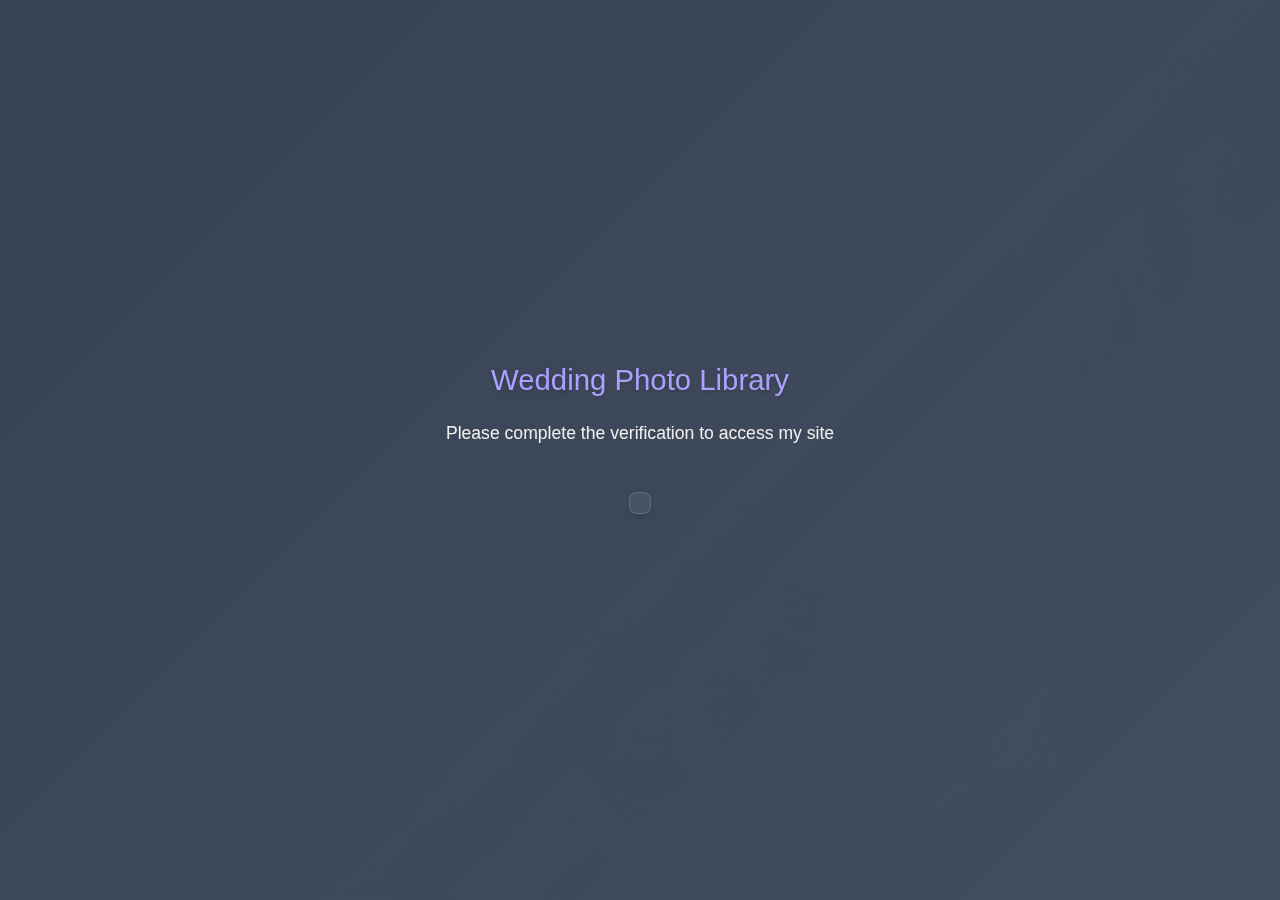
<file: src/index.html>
<!DOCTYPE html>
<html lang="en">

<head>
	<title>Korban Ministries</title>
	<link rel="canonical" href="https://korbanministries.co.za">
	<link rel="apple-touch-icon" sizes="180x180" href="./apple-touch-icon.png" />
	<link rel="icon" type="image/png" sizes="32x32" href="./favicon-32x32.png" />
	<link rel="icon" type="image/png" sizes="16x16" href="./favicon-16x16.png" />
	<link rel="manifest" href="./site.webmanifest" />
	<link rel="stylesheet" href="./assets/css/main.css" />
	<link rel="stylesheet" href="./assets/css/custom.css" />

	<!-- Site metadata -->
	<meta charset="utf-8" />
	<meta name="viewport" content="width=device-width, initial-scale=1.0, user-scalable=no" />
	<meta name="keywords" content="" />
	<meta property="og:title" content="Korban Ministries" />
	<meta property="og:description" content="Preaching the love of Christ through the Prophetical Word." />
	<meta property="og:image" content="https://korbanministries.co.za/favicon.ico" />
	<meta property="og:url" content="https://korbanministries.co.za" />

	<!--suppress JSUnresolvedLibraryURL -->
	<script src="https://code.jquery.com/jquery-1.11.3.min.js"></script>
	<!-- Scripts -->
	<script src="assets/js/jquery.min.js"></script>
	<script src="assets/js/browser.min.js"></script>
	<script src="assets/js/breakpoints.min.js"></script>
	<script src="assets/js/util.js"></script>
	<script src="assets/js/main.js"></script>

	<script type="application/ld+json">
      {
        "@context": "https://schema.org",
        "@type": "WebPage",
        "name": "Korban Ministries",
        "image": "https://www.korbanministries.co.za/images/lion_of_judah.jpeg",
        "datePublished": "2020-07-04T08:00:00+02:00",
        "description": "Preaching the love of Christ through the Prophetical Word.",
        "headline": "Korban Ministries",
        "mainEntityOfPage": {
          "@type": "WebPage",
          "@id": "https://www.korbanministries.co.za/index.html"
        },
        "author": {
          "@type": "Person",
          "name": "Rainier van Niekerk"
        },
        "publisher": {
          "@type": "Organization",
          "name": "Korban Ministries",
          "logo": {
            "@type": "ImageObject",
            "url": "https://www.korbanministries.co.za/android-chrome-512x512.png"
          }
        }
      }
    </script>

	<script>
		// Function to show the main content and hide the overlay with smooth transition
		function showContent() {
			var overlay = document.getElementById('turnstile-overlay');
			var page = document.getElementById('page');

			// Add transition properties
			overlay.style.transition = 'opacity 0.6s ease';
			page.style.transition = 'opacity 0.8s ease';

			page.style.opacity = '0';
			// Start the transition
			overlay.style.opacity = '0';

			// After fade out completes, hide overlay and show content
			setTimeout(function () {
				overlay.style.display = 'none';
				page.style.display = 'block';
				// Slight delay before fading in content
				setTimeout(function () {
					page.style.opacity = '1';
				}, 50);
			}, 600);
		}

		// Callback when Turnstile is ready to be rendered
		window.onloadTurnstileCallback = function () {
			turnstile.render('#turnstile-container', {
				sitekey: '0x4AAAAAABr8vh9xAkpPDdcm',
				callback: function (token) {
					// When verification is successful, show the content
					if (token) {
						document.getElementById('turnstile-message').textContent = 'Verification successful! Loading site...';
						// Add slight delay for better UX
						setTimeout(() => {
							showContent();
							// Initialize media loader after content is shown
							if (window.initializeMediaLoader) {
								window.initializeMediaLoader();
							}
						}, 1000);
						console.log('Turnstile verified successfully');
					}
				},
			});
		};
	</script>
</head>

<body class="is-preload">
	<style>
		/* Turnstile overlay styles */
		#turnstile-overlay {
			position: fixed;
			top: 0;
			left: 0;
			width: 100%;
			height: 100%;
			background: linear-gradient(135deg, rgba(47, 60, 79, 0.97) 0%, rgba(47, 60, 79, 0.9) 100%);
			display: flex;
			flex-direction: column;
			justify-content: center;
			align-items: center;
			z-index: 10000;
			color: white;
			font-family: "Space Mono", Arial, serif;
			padding: 20px;
		}

		#turnstile-overlay h2 {
			color: #af9fff;
			margin-bottom: 20px;
			text-align: center;
			font-weight: 400;
			font-size: 2em;
			text-shadow: 0 2px 4px rgba(0, 0, 0, 0.2);
		}

		#turnstile-container {
			margin: 25px 0;
			padding: 10px;
			background: rgba(255, 255, 255, 0.05);
			border-radius: 8px;
			border: 1px solid rgba(175, 159, 255, 0.3);
			box-shadow: 0 4px 12px rgba(0, 0, 0, 0.15);
		}

		#turnstile-message {
			margin-bottom: 20px;
			font-size: 1.2em;
			text-align: center;
			color: #f2f0ef;
			max-width: 600px;
			line-height: 1.6;
		}

		/* Hide the main content initially */
		#page {
			display: none;
			opacity: 0;
		}
	</style>
	
	<div id="turnstile-overlay">
		<h2>Wedding Photo Library</h2>
		<div id="turnstile-message">Please complete the verification to access my site</div>
		<div id="turnstile-container"></div>
	</div>

	<div id="page">

		<!-- Header -->
		<header id="header" style="text-align: center">
			<section id="welcome">Welcome!</section>
			<nav>
				<a href="#menu">Explore</a>
			</nav>
		</header>

		<!-- Nav -->
		<nav id="menu">
			<ul class="links">
				<li><a href="./articles/articles-landing.html">Articles</a></li>
				<li><a href="./bible_studies/mega_studies.html">Bible Studies</a></li>
			</ul>
		</nav>

		<!-- Banner -->
		<section id="banner">
			<div class="inner">
				<h1>Korban Ministries</h1>
			</div>
			<!-- <video autoplay loop muted playsinline src="#"></video> -->
		</section>

		<!-- Features -->
		<section class="wrapper">
			<div class="inner">
				<header class="special">
					<h2><strong>What we do</strong></h2>
					<p>
						<strong>
							Our resources are produced, written, and composed by Jesus-loving,
							prophecy inspired, and passionate individuals. May God bless you
							richly as you delve deeper into this wonderful love letter that He
							has left for us and discover His written will for your life.
						</strong>
					</p>
				</header>
				<div class="highlights">
					<section>
						<div class="content">
							<header class="custom">
								<a href="articles/articles-landing.html" class="icon fa-newspaper-o"></a>
								<h3>Articles</h3>
							</header>
							<p>
								Written and uploaded by the site moderators, these can span a
								diverse range of topics.
								<span class="custom">
									<a href="mailto:korbanministries@gmail.com"><i style="font-size: 20px" class="icon fa-envelope fa-xs"></i></a>
									us your post/article and we can review it for potential
									featuring on this site.
								</span>
							</p>
						</div>
					</section>
					<section>
						<div class="content">
							<header class="custom">
								<a href="bible_studies/mega_studies.html" class="icon fa-book"><span class="label">Icon</span></a>
								<h3>Bible Studies</h3>
							</header>
							<p>
								Check out the ever-growing repository of Bible studies,
								presented by Jesus loving, passionate individuals.
							</p>
						</div>
					</section>
				</div>
			</div>
		</section>

		<!-- The Commission -->
		<section id="cta" class="wrapper">
			<div class="inner">
				<h2><strong>Our Commission</strong></h2>
				<p>
					<strong>
						"And this gospel of the kingdom will be preached in all the world as
						a witness to all the nations, and then the end will come." - Matthew
						24:14
						<br /><br />
						The mission of this ministry is to preach the Prophetic Word, the
						Good News — the Gospel of the Lamb of God, Jesus Christ, simple as
						that. This is to help prepare the church for Jesus' Second Coming
						and our reunion with Him in the clouds. This ministry focuses on the
						prophetical Word of God according to 2 Peter 1:19-21 and is centered
						around the fact that "God is love" 1 John 4:7
					</strong>
				</p>
			</div>
		</section>

		<!-- Follow me on -->
		<section id="follow" class="wrapper">
			<div class="inner">
				<header class="special">
					<h2><strong>Get the latest updates and content</strong></h2>
				</header>
				<div class="highlights">
					<section>
						<div class="content">
							<header class="custom">
								<a class="icon fa-instagram" href="https://www.instagram.com/korban_ministries/" target="_blank" rel="noopener noreferrer">&nbsp;</a>
							</header>
						</div>
					</section>
					<section>
						<div class="content">
							<header class="custom">
								<a class="icon fa-twitter" href="https://twitter.com/KorbanMinistry/" target="_blank" rel="noopener noreferrer">&nbsp;</a>
							</header>
						</div>
					</section>
					<section class="icons">
						<div class="content">
							<header class="custom">
								<a class="icon fa-youtube" href="https://www.youtube.com/channel/UCbkArwD1sSOPsq6CxxNq0Hg" target="_blank" rel="noopener noreferrer">&nbsp;</a>
							</header>
						</div>
					</section>
				</div>
			</div>
		</section>

		<!-- The Ambassadors -->
		<section class="wrapper">
			<div class="inner">
				<header class="special">
					<h2><strong>Meet the Ambassadors</strong></h2>
					<p>
						We try and live in as close a harmony with Christ as possible,
						walking in His footsteps day by day. We would like
						<strong>YOU</strong> to meet the Saviour of the world, Jesus, and to
						know Him who formed you in love.
					</p>
				</header>
				<div class="testimonials">
					<section id="founder">
						<div class="content">
							<blockquote>
								<p>
									I created this website with the intent of sharing my faith. I
									try and write articles for this ministry. My wish is for you
									all to know the Saviour, Jesus Christ.
								</p>
							</blockquote>
							<div class="author">
								<div class="image">
									<img src="images/rainier.jpeg" alt="" />
								</div>
								<p class="credit">
									-
									<strong>Rainier van Niekerk</strong>
									<span>• Media Inspiration</span>
								</p>
							</div>
							<div>
								<p style="float: right" class="custom">
									<a style="overflow: hidden" class="icon fa-linkedin" href="https://www.linkedin.com/in/rainier-van-niekerk-732410152/detail/recent-activity/posts/" target="_blank" rel="noopener noreferrer">&nbsp;</a>
								</p>
							</div>
						</div>
					</section>
					<section id="manager">
						<div class="content">
							<blockquote>
								<p>
									I help conceptualise and generate the inspirational content we
									write. I love sharing how good and gracious God is, and I want
									to share that with all of you.
								</p>
							</blockquote>
							<div class="author">
								<div class="image" style="overflow: hidden">
									<img src="images/johane.jpeg" alt="" />
								</div>
								<p class="credit">
									-
									<strong>Johané van Niekerk</strong>
									<span>• Media Inspiration</span>
								</p>
							</div>
							<div>
								<p style="float: right" class="custom">
									<a class="icon fa-instagram" href="https://www.instagram.com/johanemomberg/" target="_blank" rel="noopener noreferrer">&nbsp;</a>
								</p>
							</div>
						</div>
					</section>
				</div>
			</div>
		</section>

		<!-- Footer -->
		<footer id="footer">
			<div class="inner">
				<div class="content">
					<section>
						<h3>How great His love</h3>
						<p>
							We thank Abba our Father, Christ our brother, and the Spirit our
							Comforter for enabling us to do the work that They have ordained
							for us.
						</p>
					</section>
					<section>
						<h4>Contact us</h4>
						<ul class="alt">
							<li>
								<a href="mailto:korbanministries@gmail.com"><i class="icon fa-envelope" rel="noopener noreferrer">&nbsp;</i>Email</a>
							</li>
						</ul>
					</section>
					<section>
						<h4>Follow us on</h4>
						<ul class="plain">
							<li>
								<a target="_blank" href="https://www.youtube.com/channel/UCbkArwD1sSOPsq6CxxNq0Hg" rel="noopener noreferrer"><i class="icon fa-youtube"></i>YouTube</a>
							</li>
							<li>
								<a target="_blank" href="https://twitter.com/KorbanMinistry/" rel="noopener noreferrer"><i class="icon fa-twitter"></i>Twitter</a>
							</li>
							<li>
								<a target="_blank" href="https://www.instagram.com/korban_ministries/" rel="noopener noreferrer"><i class="icon fa-instagram"></i>Instagram</a>
							</li>
							<li>
								<a target="_blank" href="https://www.linkedin.com/in/rainier-van-niekerk-732410152/detail/recent-activity/posts/" rel="noopener noreferrer"><i class="icon fa-linkedin"></i>LinkedIn</a>
							</li>
						</ul>
					</section>
				</div>
				<div id="footerContent" class="copyright">
					&copy; 2020 Korban Ministries. All rights reserved. Created by
					<a target="_blank" href="https://rainier.cloudkid.link">Cloudkid.link</a>
				</div>
			</div>
		</footer>
	</div>

</body>

</html>
</file>
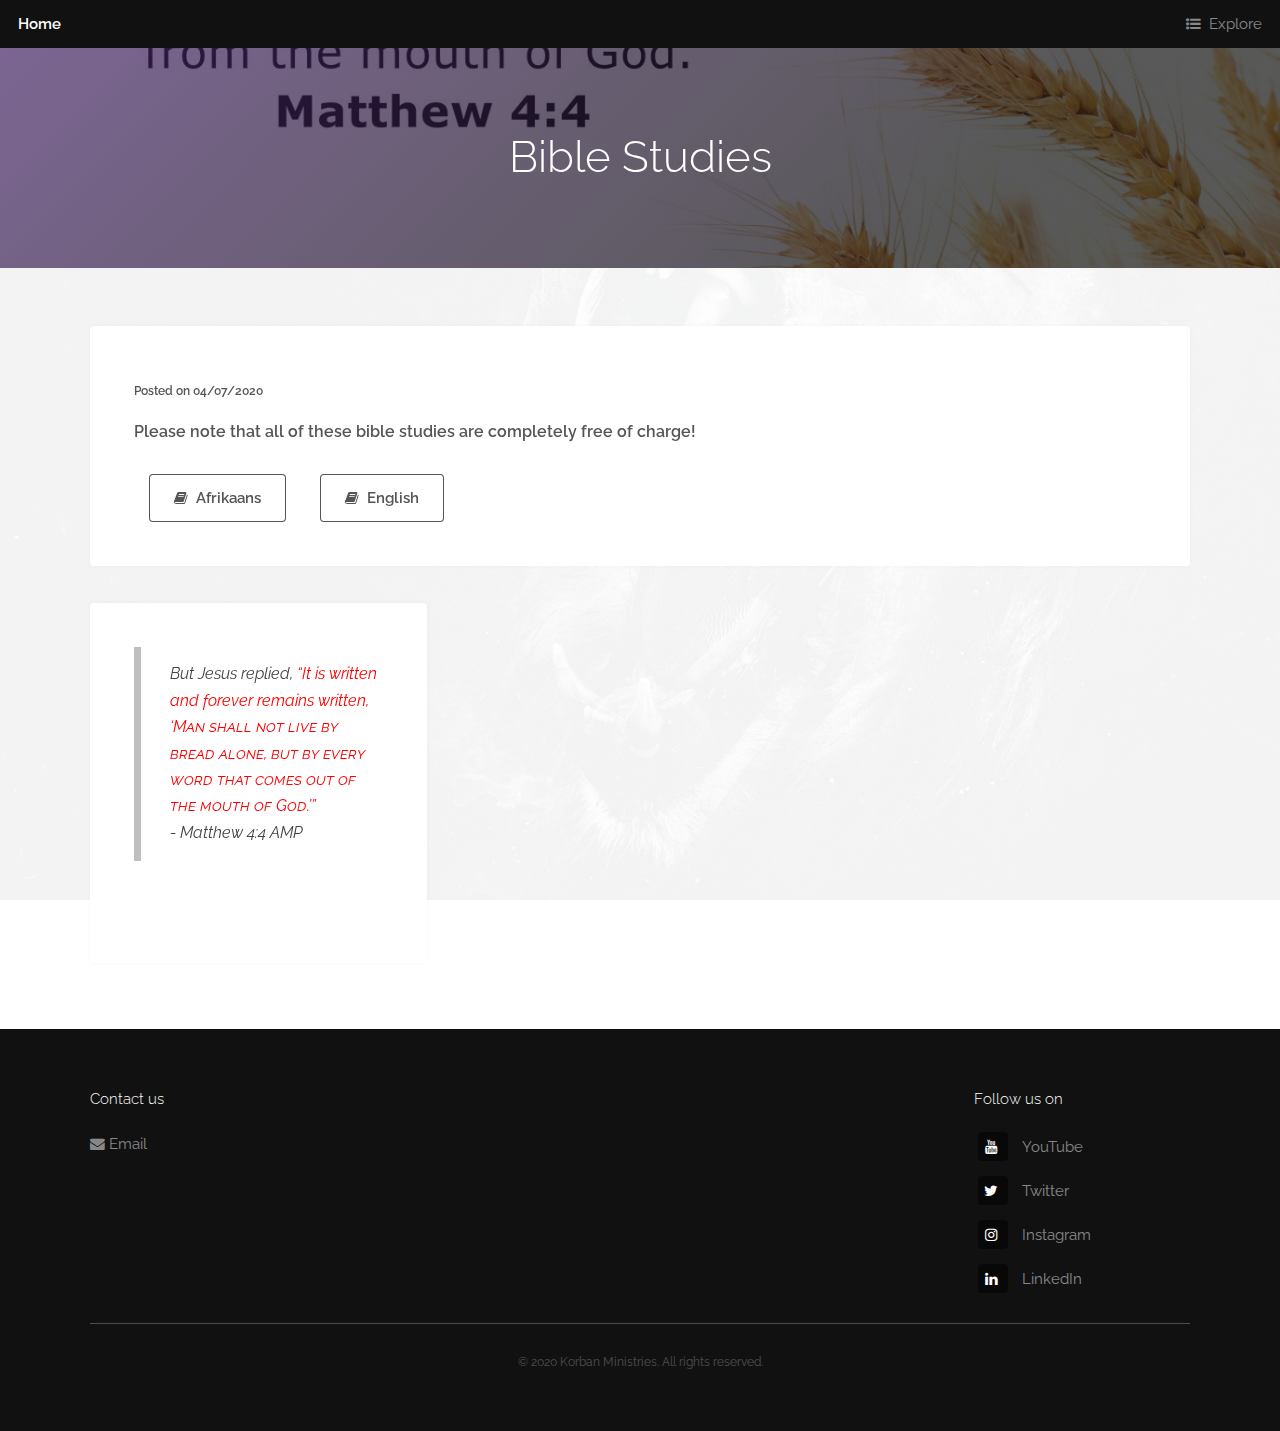
<file: src/bible_studies/mega_studies.html>
<!DOCTYPE HTML>
<html lang="en">
	<style>
		.customHeader {
			background-image: linear-gradient(rgba(17, 17, 17, 0.25), rgba(17, 17, 17, 0.25)), url('../images/bread1.jpg') !important;
        }
	</style>
	<head>
		<title>Bible Studies</title>
		<link rel="canonical" href="https://korbanministries.co.za/bible_studies/mega_studies.html">
		<link rel="apple-touch-icon" sizes="180x180" href="../apple-touch-icon.png">
		<link rel="icon" type="image/png" sizes="32x32" href="../favicon-32x32.png">
		<link rel="icon" type="image/png" sizes="16x16" href="../favicon-16x16.png">
		<link rel="manifest" href="../site.webmanifest">
		<link rel="stylesheet" href="../assets/css/main.css" />

		<!-- Site metadata -->
		<meta charset="utf-8" />
		<meta name="viewport" content="width=device-width, initial-scale=1, user-scalable=no" />
		<meta name="keywords" content="" />
		<meta property="og:title" content="Bible Studies" />
		<meta property="og:description" content="Bible Studies to connect with our Mighty Saviour on a deeper level." />
		<meta property="og:image" content="https://korbanministries.co.za/favicon.ico" />
		<meta property="og:url" content="https://korbanministries.co.za" />
		<meta name="twitter:card" content="summary_large_image" />
		<meta name="twitter:image" content="https://korbanministries.co.za/android-chrome-512x512.png" />

		<!-- Google AdSense -->
<!--		<script data-ad-client="ca-pub-4167876428570837" async src="https://pagead2.googlesyndication.com/pagead/js/adsbygoogle.js"></script>-->
		
		<!-- Google rich results -->
		<script type="application/ld+json">
			{
				"@context": "https://schema.org/",
				"@type": "CreativeWork",
				"name": "Bible Studies",
				"datePublished": "2020-07-05",
				"genre": "Religious",
				"description": "These Bible studies will help you delve deeper into the precious Word of God and discover Jesus in all His loving beauty.",
				"author": {
                    "@type": "Person",
					"name": "Nico van der Merwe",
					"additionalName": "Neville Nevelling"
                },
                "publisher": {
                    "@type": "Organization",
                    "name": "Korban Ministries",
                    "logo": {
                        "@type": "ImageObject",
                        "url": "https://www.korbanministries.co.za/android-chrome-512x512.png"
                    }
                }
			}
		</script>
    </head>
	<body class="is-preload">

		<!-- Header -->
        <header id="header">
            <a class="logo" href="../index.html">Home</a>
            <nav>
				<a href="#menu">Explore</a>
			</nav>
        </header>

        <!-- Nav -->
		<nav id="menu">
			<ul class="links">
				<li><a href="../articles/articles-landing.html">Articles</a></li>
			</ul>
        </nav>
        
		<!-- Heading -->
		<div id="heading" class="customHeader">
			<h1>Bible Studies</h1>
		</div>

		<!-- Main -->
        <section id="main" class="wrapper">
            <div class="inner">
                <div class="content">
                    <header>
						<sub><strong>Posted on 04/07/2020</strong></sub>
                    </header>
                    <br/>
                    <p><strong>Please note that all of these bible studies are completely free of charge!</strong></p>
					<span style="margin: 1rem;">
                        <a target="_blank" href="https://mega.nz/folder/i1Mw2QxB#wcz-P8yLz5QDLiHXPDdQ0Q" class="button icon fa-book" rel="noopener noreferrer">Afrikaans</a>
					</span>
					<span style="margin: 1rem;">
						<a target="_blank" href="https://mega.nz/folder/Oodk0awa#TRGeZSljD197KXctR8LoOw" class="button icon fa-book" rel="noopener noreferrer">English</a>
					</span>
                </div>
			</div>
			
			<!-- Written by -->
			<div class="inner">
                <div class="testimonials">
                    <section>
                        <div class="content">
                            <blockquote><p>But Jesus replied, <span style="color: red;">“It is written and forever remains written, <span style="font-variant: small-caps;">‘Man shall not live by bread alone, but by every word that comes out of the mouth of God.’</span>”</span><br/> - Matthew 4:4 AMP</p></blockquote>
                        </div>
                    </section>
                </div>
			</div>
        </section>

		<!-- Footer -->
		<footer id="footer">
			<div class="inner">
				<div class="content">
					<section>
						<h4>Contact us</h4>
						<ul class="alt">
							<li><a href="mailto:korbanministries@gmail.com"><i class="icon fa-envelope">&nbsp;</i>Email</a></li>
						</ul>
					</section>
					<section></section>
					<section>
                        <h4>Follow us on</h4>
                        <ul class="plain">
                            <li><a target="_blank" href="https://www.youtube.com/channel/UCbkArwD1sSOPsq6CxxNq0Hg"><i class="icon fa-youtube">&nbsp;</i>YouTube</a></li>
                            <li><a target="_blank" href="https://twitter.com/KorbanMinistry/"><i class="icon fa-twitter">&nbsp;</i>Twitter</a></li>
                            <li><a target="_blank" href="https://www.instagram.com/korban_ministries/"><i class="icon fa-instagram">&nbsp;</i>Instagram</a></li>
                            <li><a target="_blank" href="https://www.linkedin.com/in/rainier-van-niekerk-732410152/detail/recent-activity/posts/"><i class="icon fa-linkedin">&nbsp;</i>LinkedIn</a></li>
                        </ul>
                    </section>
				</div>
				<div id="footerContent" class="copyright">
					&copy; 2020 Korban Ministries. All rights reserved.
				</div>
			</div>
		</footer>

		<!-- Scripts -->
		<script src="../assets/js/jquery.min.js"></script>
		<script src="../assets/js/browser.min.js"></script>
		<script src="../assets/js/breakpoints.min.js"></script>
		<script src="../assets/js/util.js"></script>
		<script src="../assets/js/main.js"></script>

	</body>
</html>
</file>
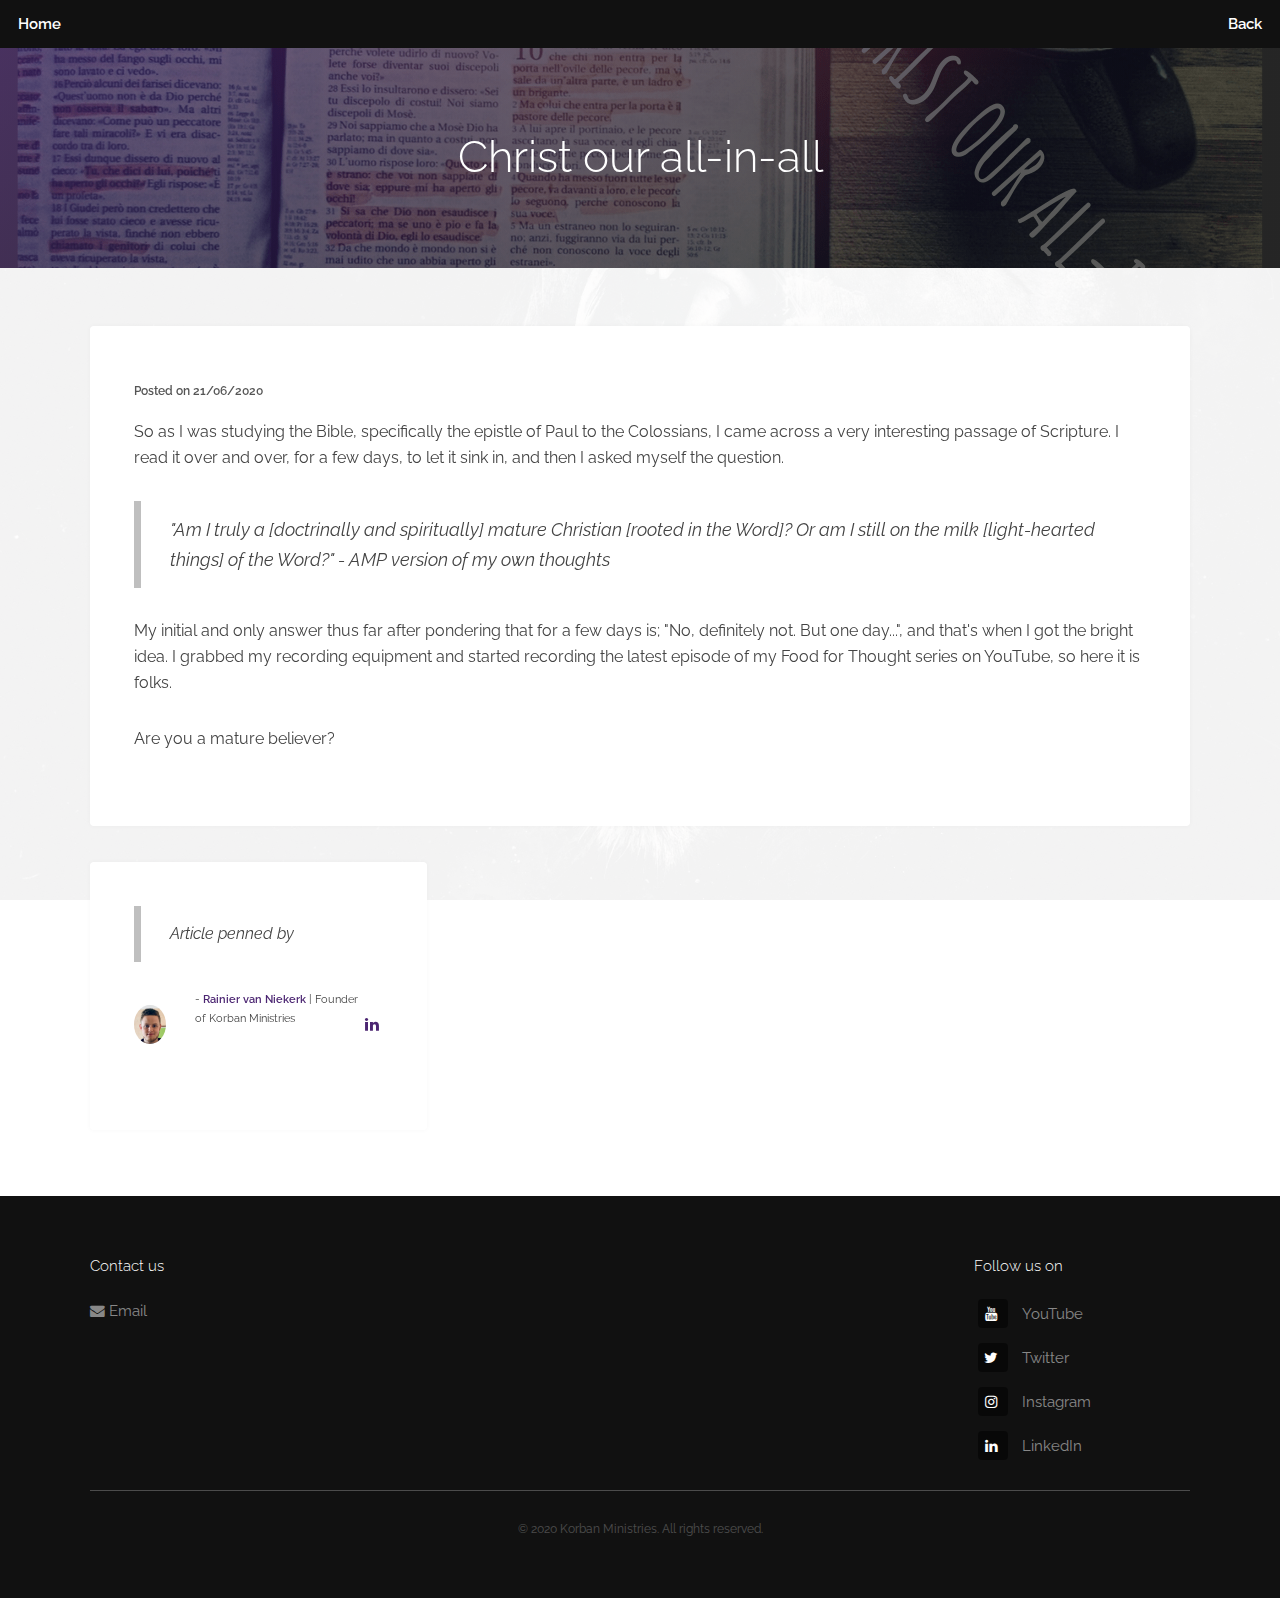
<file: src/articles/fff/christ-our-all-in-all.html>
<!DOCTYPE HTML>
<html lang="en">
	<style>
		.customHeader {
			background-image: linear-gradient(rgba(17, 17, 17, 0.25), rgba(17, 17, 17, 0.25)), url('../../images/fff/3-Christ-our-all-in-all.png') !important;
		}
	</style>
	<head>
		<title>Christ our all-in-all</title>
		<link rel="apple-touch-icon" sizes="180x180" href="../../apple-touch-icon.png">
		<link rel="icon" type="image/png" sizes="32x32" href="../../favicon-32x32.png">
		<link rel="icon" type="image/png" sizes="16x16" href="../../favicon-16x16.png">
		<link rel="manifest" href="../../site.webmanifest">

		<link rel="stylesheet" href="../../assets/css/custom.css" />
		<link rel="stylesheet" href="../../assets/css/main.css" />

		<!-- Site metadata -->
		<meta charset="utf-8" />
		<meta name="viewport" content="width=device-width, initial-scale=1, user-scalable=no" />
		<meta name="keywords" content="" />
		<meta property="og:title" content="Christ our all-in-all">
		<meta property="og:description" content="The Word of God written by pasionate people.">
		<meta property="og:image" content="https://korbanministries.co.za/favicon.ico">
		<meta property="og:url" content="https://korbanministries.co.za">
		<meta name="twitter:card" content="summary_large_image">
		<meta name="twitter:image" content="https://korbanministries.co.za/android-chrome-512x512.png">

		<!-- Google AdSense -->
<!--		<script data-ad-client="ca-pub-4167876428570837" async src="https://pagead2.googlesyndication.com/pagead/js/adsbygoogle.js"></script>-->

		<script type="application/ld+json">
			{
                "@context": "https://schema.org",
                "@type" : "Article",
				"name" : "Context is Key!",
				"image" : "https://www.korbanministries.co.za/images/fff/3-Christ-our-all-in-all.png",
				"datePublished": "2020-07-04T08:00:00+02:00",
                "description": "'Am I truly a [doctrinally and spiritually] mature Christian [rooted in the Word]? Or am I still on the milk [light-hearted things] of the Word?' - AMP version of my own thoughts",
				"headline": "Context is Key!",
                "mainEntityOfPage": {
                    "@type": "WebPage",
                    "@id": "https://www.korbanministries.co.za/articles/christ-our-all-in-all.html"
                },
                "author": {
                    "@type": "Person",
                    "name": "Rainier van Niekerk"
                },
                "publisher": {
                    "@type": "Organization",
                    "name": "Korban Ministries",
                    "logo": {
                        "@type": "ImageObject",
                        "url": "https://www.korbanministries.co.za/android-chrome-512x512.png"
                    }
                }
            }
		</script>
    </head>
	<body class="is-preload">

		<!-- Header -->
        <header id="header">
            <a class="logo" href="../../index.html">Home</a>
            <a class="logo" style="float: right;" href="./fff-landing.html">Back</a>
        </header>

		<!-- Heading -->
			<div id="heading" class="customHeader">
				<h1>Christ our all-in-all</h1>
			</div>

		<!-- Main -->
        <section id="main" class="wrapper">
            <div class="inner">
                <div class="content">
                    <header>
						<sub><strong>Posted on 21/06/2020</strong></sub>
                    </header>
                    <br/>
                    <p>So as I was studying the Bible, specifically the epistle of Paul to the Colossians, I came across a very interesting passage of Scripture. I read it over and over, for a few days, to let it sink in, and then I asked myself the question.</p>
                    <blockquote><em>"Am I truly a [doctrinally and spiritually] mature Christian [rooted in the Word]? Or am I still on the milk [light-hearted things] of the Word?"</em> - AMP version of my own thoughts</blockquote>
                    <p>My initial and only answer thus far after pondering that for a few days is; "No, definitely not. But one day...", and that's when I got the bright idea. I grabbed my recording equipment and started recording the latest episode of my Food for Thought series on YouTube, so here it is folks.</p>
                    <p>Are you a mature believer?</p>
                </div>
			</div>
			
			<!-- Written by -->
			<div class="inner">
                <div class="testimonials">
                    <section>
                        <div class="content">
                            <blockquote><p>Article penned by</p></blockquote>
                            <div class="author">
                                <div class="image">
                                    <img src="../../images/rainier.jpeg" alt="" />
                                </div>
                                <p class="credit">- <strong>Rainier van Niekerk</strong> | <span>Founder of Korban Ministries</span></p>
                                <p class="custom"><a class="icon fa-linkedin" href="https://www.linkedin.com/in/rainier-van-niekerk-732410152/detail/recent-activity/posts/" target="_blank">&nbsp;</a></p>
                            </div>
                        </div>
                    </section>
                </div>
            </div>
        </section>

		<!-- Footer -->
		<footer id="footer">
			<div class="inner">
				<div class="content">
					<section>
						<h4>Contact us</h4>
						<ul class="alt">
							<li><a href="mailto:korbanministries@gmail.com"><i class="icon fa-envelope">&nbsp;</i>Email</a></li>
						</ul>
					</section>
					<section></section>
					<section>
                        <h4>Follow us on</h4>
                        <ul class="plain">
                            <li><a target="_blank" href="https://www.youtube.com/channel/UCbkArwD1sSOPsq6CxxNq0Hg"><i class="icon fa-youtube">&nbsp;</i>YouTube</a></li>
                            <li><a target="_blank" href="https://twitter.com/KorbanMinistry/"><i class="icon fa-twitter">&nbsp;</i>Twitter</a></li>
                            <li><a target="_blank" href="https://www.instagram.com/korban_ministries/"><i class="icon fa-instagram">&nbsp;</i>Instagram</a></li>
                            <li><a target="_blank" href="https://www.linkedin.com/in/rainier-van-niekerk-732410152/detail/recent-activity/posts/"><i class="icon fa-linkedin">&nbsp;</i>LinkedIn</a></li>
                        </ul>
                    </section>
				</div>
				<div id="footerContent" class="copyright">
					&copy; 2020 Korban Ministries. All rights reserved.
				</div>
			</div>
		</footer>

		<!-- Scripts -->
			<script src="../../assets/js/jquery.min.js"></script>
			<script src="../../assets/js/browser.min.js"></script>
			<script src="../../assets/js/breakpoints.min.js"></script>
			<script src="../../assets/js/util.js"></script>
			<script src="../../assets/js/main.js"></script>

	</body>
</html>
</file>
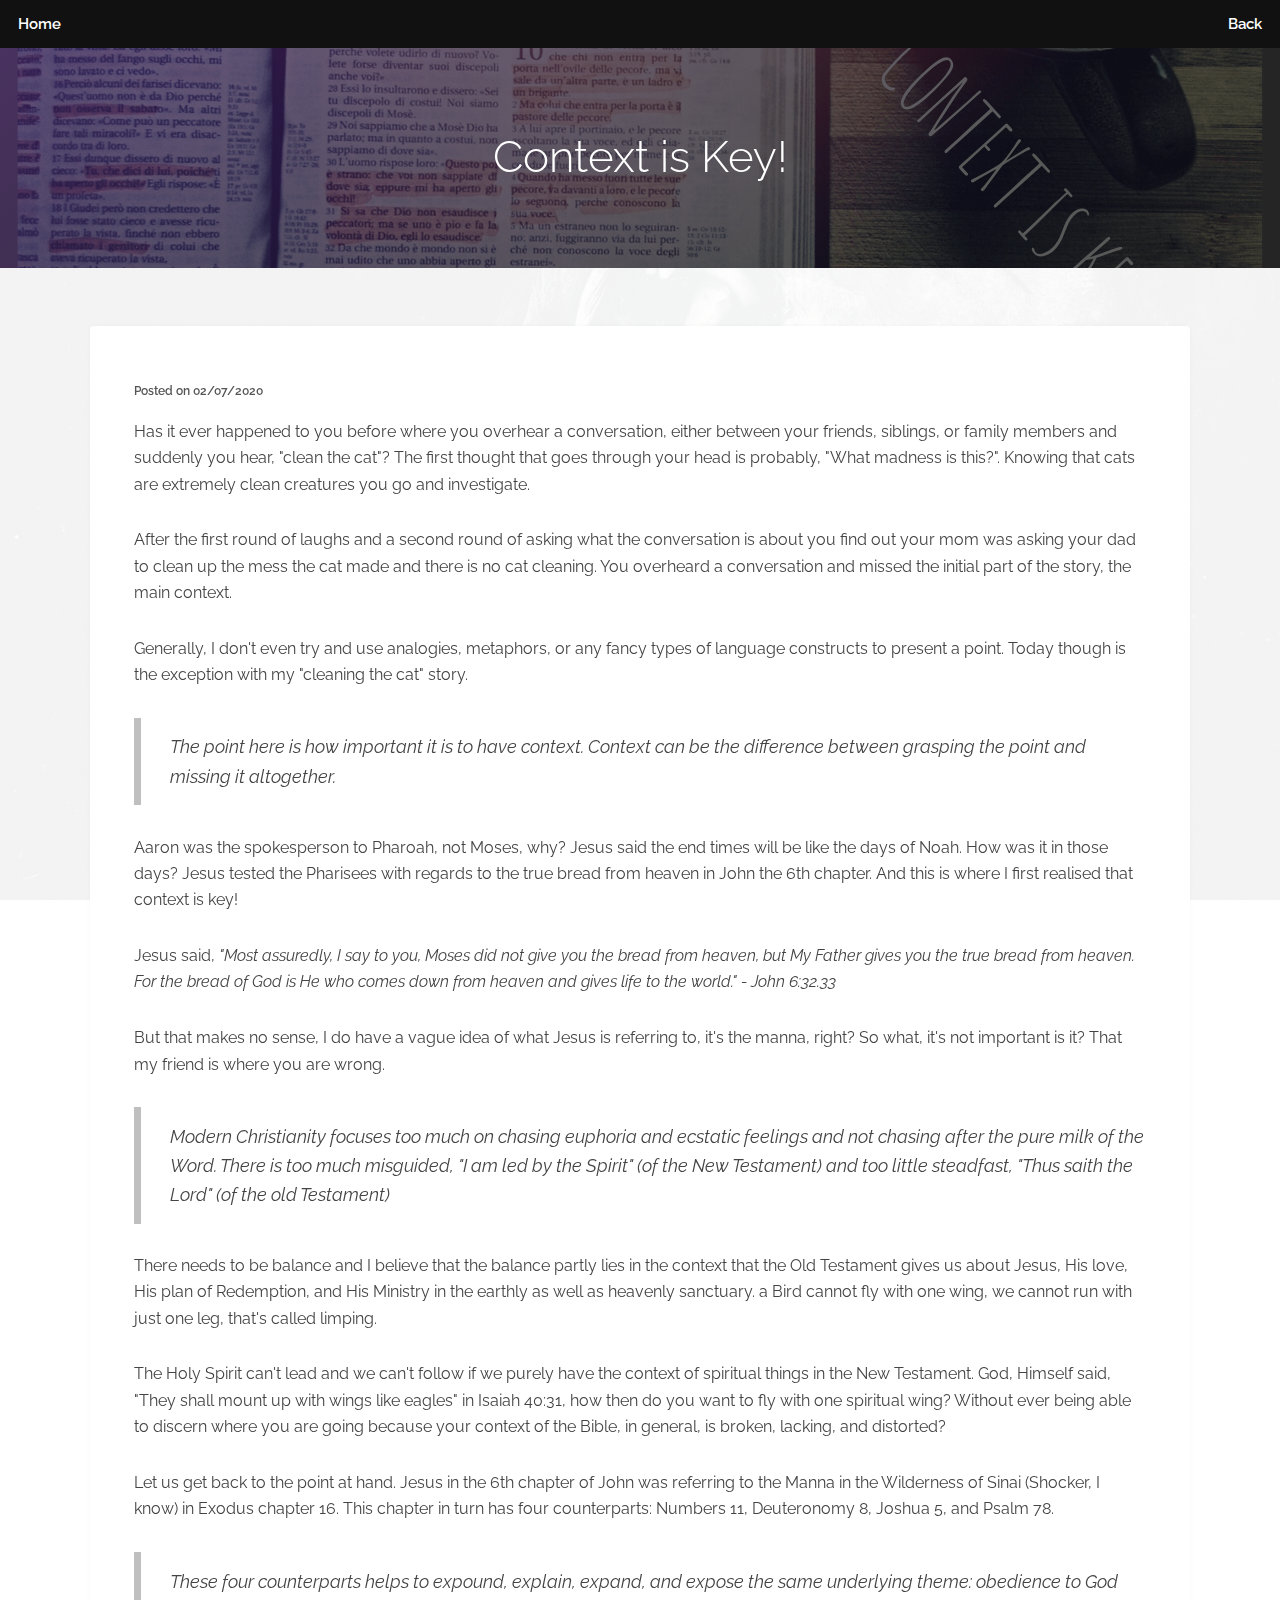
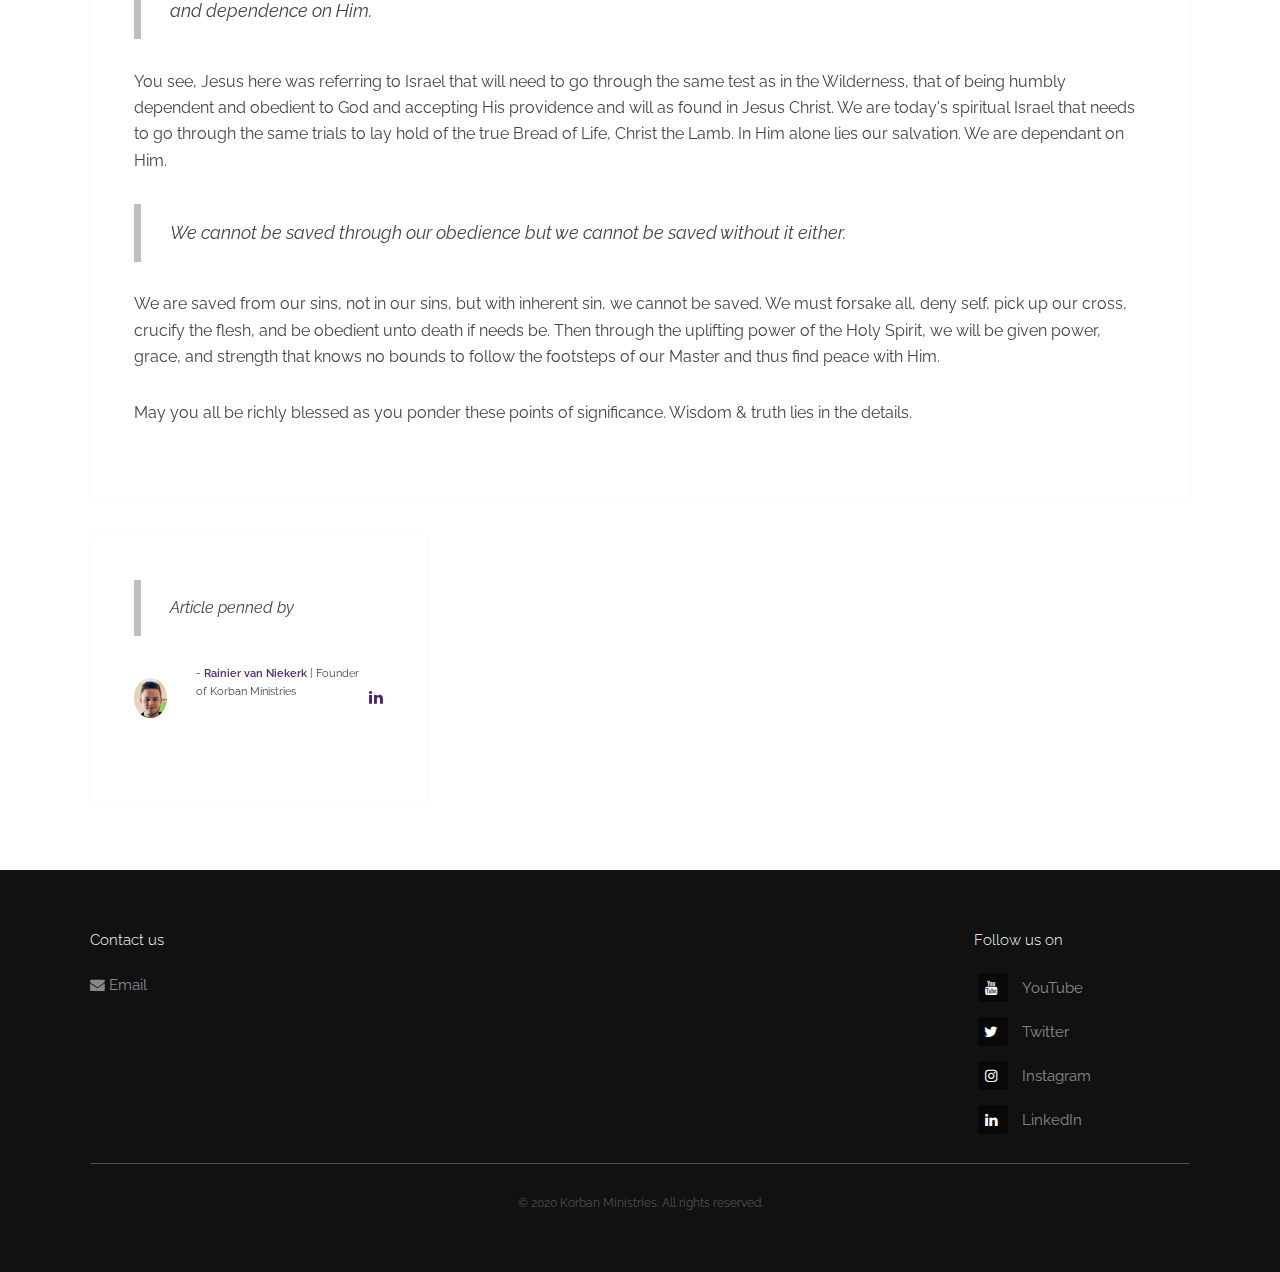
<file: src/articles/fff/context-is-key.html>
<!DOCTYPE HTML>
<html lang="en">
	<style>
		.customHeader {
			background-image: linear-gradient(rgba(17, 17, 17, 0.25), rgba(17, 17, 17, 0.25)), url('../../images/fff/6-Context_is_Key.png') !important;
        }
	</style>
	<head>
		<title>Context is Key!</title>
        <link rel="apple-touch-icon" sizes="180x180" href="../../apple-touch-icon.png">
        <link rel="icon" type="image/png" sizes="32x32" href="../../favicon-32x32.png">
        <link rel="icon" type="image/png" sizes="16x16" href="../../favicon-16x16.png">
        <link rel="manifest" href="../../site.webmanifest">

        <link rel="stylesheet" href="../../assets/css/custom.css" />
        <link rel="stylesheet" href="../../assets/css/main.css" />

		<meta charset="utf-8" />
		<meta name="viewport" content="width=device-width, initial-scale=1, user-scalable=no" />
		<meta name="keywords" content="" />
		<meta property="og:title" content="The love of the Truth">
		<meta property="og:description" content="The Word of God written by pasionate people.">
		<meta property="og:image" content="https://korbanministries.co.za/favicon.ico">
		<meta property="og:url" content="https://korbanministries.co.za">
		<meta name="twitter:card" content="summary_large_image">
		<meta name="twitter:image" content="https://korbanministries.co.za/android-chrome-512x512.png">

		<script type="application/ld+json">
			{
                "@context": "https://schema.org",
                "@type" : "Article",
				"name" : "Context is Key!",
				"image" : "https://www.korbanministries.co.za/images/fff/6-Context_is_Key.png",
				"datePublished": "2020-07-04T08:00:00+02:00",
                "description": "Modern Christianity focuses too much on chasing euphoria and ecstatic feelings and not chasing after the pure milk of the Word. There is too much misguided, 'I am led by the Spirit' (of the New Testament) and too little steadfast, 'Thus saith the Lord' (of the old Testament)",
				"headline": "Context is Key!",
                "mainEntityOfPage": {
                    "@type": "WebPage",
                    "@id": "https://www.korbanministries.co.za/articles/context-is-key.html"
                },
                "author": {
                    "@type": "Person",
                    "name": "Rainier van Niekerk"
                },
                "publisher": {
                    "@type": "Organization",
                    "name": "Korban Ministries",
                    "logo": {
                        "@type": "ImageObject",
                        "url": "https://www.korbanministries.co.za/android-chrome-512x512.png"
                    }
                }
            }
		</script>
    </head>
	<body class="is-preload">

		<!-- Header -->
        <header id="header">
            <a class="logo" href="../../index.html">Home</a>
            <a class="logo" style="float: right;" href="./fff-landing.html">Back</a>
        </header>

		<!-- Heading -->
			<div id="heading" class="customHeader">
				<h1>Context is Key!</h1>
			</div>

		<!-- Main -->
        <section id="main" class="wrapper">
            <div class="inner">
                <div class="content">
                    <header>
                        <sub><strong>Posted on 02/07/2020</strong></sub>
                    </header>
                    <br/>
                    <p>Has it ever happened to you before where you overhear a conversation, either between your friends, siblings, or family members and suddenly you hear, "clean the cat"? The first thought that goes through your head is probably, "What madness is this?". Knowing that cats are extremely clean creatures you go and investigate.</p>
                    <p>After the first round of laughs and a second round of asking what the conversation is about you find out your mom was asking your dad to clean up the mess the cat made and there is no cat cleaning. You overheard a conversation and missed the initial part of the story, the main context.</p>
                    <p>Generally, I don't even try and use analogies, metaphors, or any fancy types of language constructs to present a point. Today though is the exception with my "cleaning the cat" story.</p>
                    <blockquote>The point here is how important it is to have context. Context can be the difference between grasping the point and missing it altogether.</blockquote>
                    <p>Aaron was the spokesperson to Pharoah, not Moses, why? Jesus said the end times will be like the days of Noah. How was it in those days? Jesus tested the Pharisees with regards to the true bread from heaven in John the 6th chapter. And this is where I first realised that context is key!</p>
                    <p>Jesus said, 
                        <em>
                            "Most assuredly, I say to you, Moses did not give you the bread from heaven, but My Father gives you the true bread from heaven. For the bread of God is He who comes down from heaven and gives life to the world." - John 6:32.33        
                        </em>
                    </p>
                    <p>But that makes no sense, I do have a vague idea of what Jesus is referring to, it's the manna, right? So what, it's not important is it? That my friend is where you are wrong.</p>
                    <blockquote>Modern Christianity focuses too much on chasing euphoria and ecstatic feelings and not chasing after the pure milk of the Word. There is too much misguided, "I am led by the Spirit" (of the New Testament) and too little steadfast, "Thus saith the Lord" (of the old Testament)</blockquote>
                    <p>There needs to be balance and I believe that the balance partly lies in the context that the Old Testament gives us about Jesus, His love, His plan of Redemption, and His Ministry in the earthly as well as heavenly sanctuary. a Bird cannot fly with one wing, we cannot run with just one leg, that's called limping.</p>
                    <p>The Holy Spirit can't lead and we can't follow if we purely have the context of spiritual things in the New Testament. God, Himself said, "They shall mount up with wings like eagles" in Isaiah 40:31, how then do you want to fly with one spiritual wing? Without ever being able to discern where you are going because your context of the Bible, in general, is broken, lacking, and distorted?</p>
                    <p>Let us get back to the point at hand. Jesus in the 6th chapter of John was referring to the Manna in the Wilderness of Sinai (Shocker, I know) in Exodus chapter 16. This chapter in turn has four counterparts: Numbers 11, Deuteronomy 8, Joshua 5, and Psalm 78.</p>
                    <blockquote>These four counterparts helps to expound, explain, expand, and expose the same underlying theme: obedience to God and dependence on Him.</blockquote>
                    <p>You see, Jesus here was referring to Israel that will need to go through the same test as in the Wilderness, that of being humbly dependent and obedient to God and accepting His providence and will as found in Jesus Christ. We are today's spiritual Israel that needs to go through the same trials to lay hold of the true Bread of Life, Christ the Lamb. In Him alone lies our salvation. We are dependant on Him.</p>
                    <blockquote>We cannot be saved through our obedience but we cannot be saved without it either.</blockquote>
                    <p>We are saved from our sins, not in our sins, but with inherent sin, we cannot be saved. We must forsake all, deny self, pick up our cross, crucify the flesh, and be obedient unto death if needs be. Then through the uplifting power of the Holy Spirit, we will be given power, grace, and strength that knows no bounds to follow the footsteps of our Master and thus find peace with Him.</p>
                    <p>May you all be richly blessed as you ponder these points of significance. Wisdom & truth lies in the details.</p>
                </div>
			</div>
			
			<!-- Written by -->
			<div class="inner">
                <div class="testimonials">
                    <section>
                        <div class="content">
                            <blockquote><p>Article penned by</p></blockquote>
                            <div class="author">
                                <div class="image">
                                    <img src="../../images/rainier.jpeg" alt="" />
                                </div>
                                <p class="credit">- <strong>Rainier van Niekerk</strong> | <span>Founder of Korban Ministries</span></p>
                                <p class="custom"><a class="icon fa-linkedin" href="https://www.linkedin.com/in/rainier-van-niekerk-732410152/detail/recent-activity/posts/" target="_blank"><span class="label">Icon</span></a></p>
                            </div>
                        </div>
                    </section>
                </div>
            </div>
        </section>

		<!-- Footer -->
		<footer id="footer">
			<div class="inner">
				<div class="content">
					<section>
						<h4>Contact us</h4>
						<ul class="alt">
							<li><a href="mailto:korbanministries@gmail.com"><i class="icon fa-envelope">&nbsp;</i>Email</a></li>
						</ul>
					</section>
					<section></section>
					<section>
                        <h4>Follow us on</h4>
                        <ul class="plain">
                            <li><a target="_blank" href="https://www.youtube.com/channel/UCbkArwD1sSOPsq6CxxNq0Hg"><i class="icon fa-youtube">&nbsp;</i>YouTube</a></li>
                            <li><a target="_blank" href="https://twitter.com/KorbanMinistry/"><i class="icon fa-twitter">&nbsp;</i>Twitter</a></li>
                            <li><a target="_blank" href="https://www.instagram.com/korban_ministries/"><i class="icon fa-instagram">&nbsp;</i>Instagram</a></li>
                            <li><a target="_blank" href="https://www.linkedin.com/in/rainier-van-niekerk-732410152/detail/recent-activity/posts/"><i class="icon fa-linkedin">&nbsp;</i>LinkedIn</a></li>
                        </ul>
                    </section>
				</div>
				<div id="footerContent" class="copyright">
					&copy; 2020 Korban Ministries. All rights reserved.
				</div>
			</div>
		</footer>

		<!-- Scripts -->
			<script src="../../assets/js/jquery.min.js"></script>
			<script src="../../assets/js/browser.min.js"></script>
			<script src="../../assets/js/breakpoints.min.js"></script>
			<script src="../../assets/js/util.js"></script>
			<script src="../../assets/js/main.js"></script>

	</body>
</html>
</file>
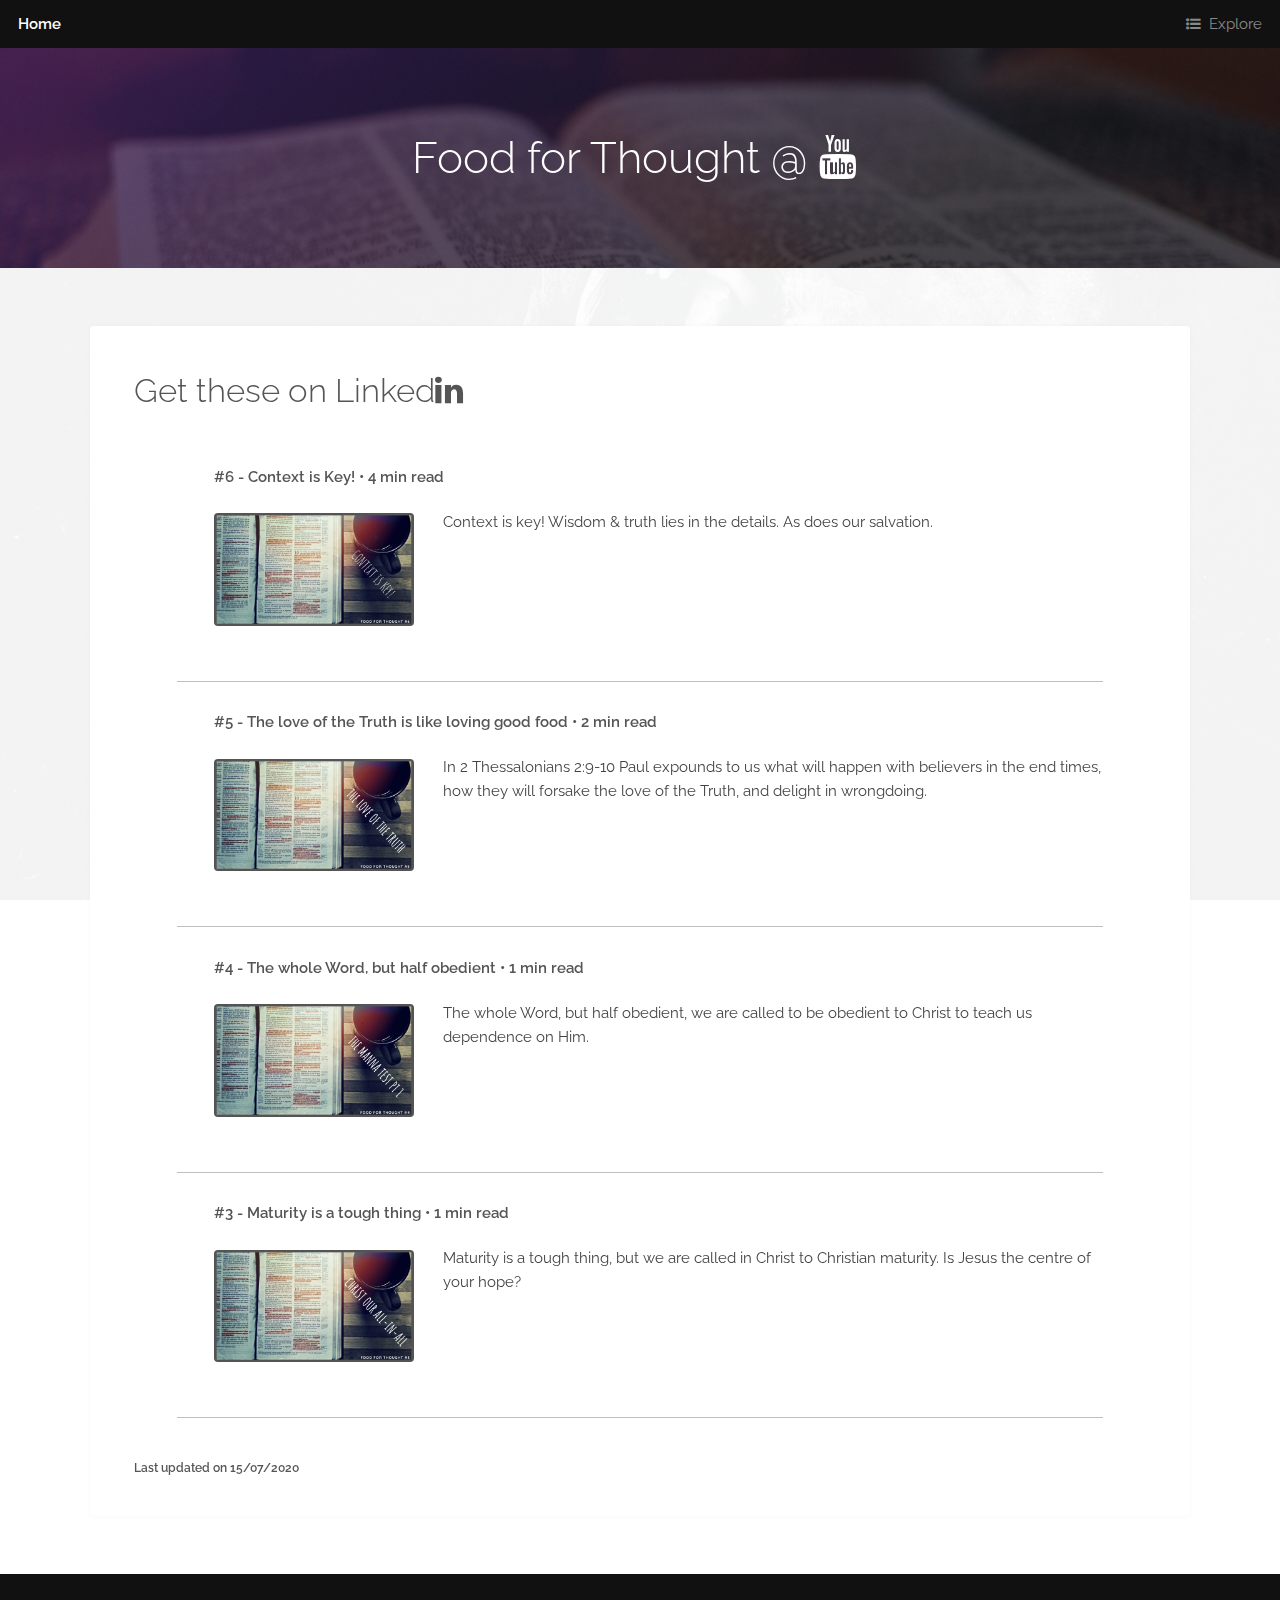
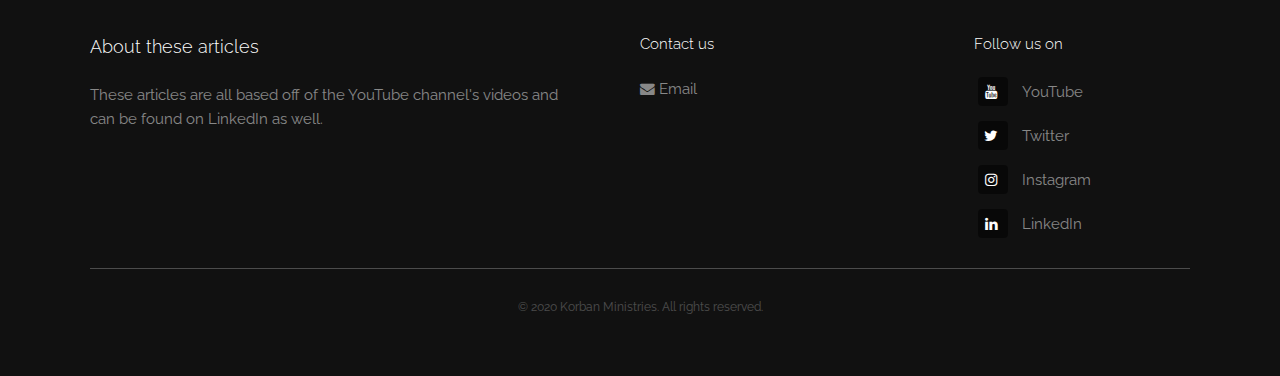
<file: src/articles/fff/fff-landing.html>
<!DOCTYPE HTML>
<html lang="en">
    <style>
        .customHeader {
			background-image: linear-gradient(rgba(17, 17, 17, 0.25), rgba(17, 17, 17, 0.25)), url('../../images/bible_open_4k.jpeg') !important;
        }
	</style>
	<head>
		<title>Food for Thought</title>
        <link rel="apple-touch-icon" sizes="180x180" href="../../apple-touch-icon.png">
        <link rel="icon" type="image/png" sizes="32x32" href="../../favicon-32x32.png">
        <link rel="icon" type="image/png" sizes="16x16" href="../../favicon-16x16.png">
        <link rel="manifest" href="../../site.webmanifest">

        <link rel="stylesheet" href="../../assets/css/custom.css" />
		<link rel="stylesheet" href="../../assets/css/main.css" />

		<meta charset="utf-8" />
        <meta name="viewport" content="width=device-width, initial-scale=1.0, user-scalable=no" />
        <meta name="keywords" content="" />
        <meta name="description" content="The Word of God brought to you by Jesus-loving, prophecy inspired and insanely passionate people. We aim to help you meet Jesus, accept the salvation He freely offers, and fall just as deeply in love with Him as we have." />
		<meta property="og:title" content="Food for Thought" />
		<meta property="og:description" content="The Word of God brought to you by Jesus-loving, prophecy inspired and insanely passionate people. We aim to help you meet Jesus, accept the salvation He freely offers, and fall just as deeply in love with Him as we have." />
		<meta property="og:image" content="https://korbanministries.co.za/favicon.ico" />
		<meta property="og:url" content="https://korbanministries.co.za" />
		<meta name="twitter:card" content="summary_large_image" />
		<meta name="twitter:image" content="https://korbanministries.co.za/android-chrome-512x512.png" />

		<!-- Google AdSense -->
<!--        <script data-ad-client="ca-pub-4167876428570837" async src="https://pagead2.googlesyndication.com/pagead/js/adsbygoogle.js" />-->

        <script type="application/ld+json" >
            {
                "@context": "https://schema.org",
                "@type": "WebPage",
                "description": "These are a series of short articles written by passionate people to present Christ in His full majesty.",
                "mainEntityOfPage": {
                    "@type": "WebPage",
                    "@id": "https://www.korbanministries.co.za/articles/fff-landing.html"
                },
                "headline": "Food for Thought",
                "image": "https://www.korbanministries.co.za/images/bible_open_4k.jpeg",
                "datePublished": "2020-07-04T08:00:00+02:00",
                "author": {
                    "@type": "Person",
                    "name": "Rainier van Niekerk"
                },
                "publisher": {
                    "@type": "Organization",
                    "name": "Korban Ministries",
                    "logo": {
                        "@type": "ImageObject",
                        "url": "https://www.korbanministries.co.za/android-chrome-512x512.png"
                    }
                }
            }
        </script>
	</head>
	<body class="is-preload">

        <!-- Header -->
        <header id="header">
            <a style="float: left;" class="logo" href="../../index.html">Home</a>
            <nav>
				<a href="#menu">Explore</a>
			</nav>
        </header>

        <!-- Nav -->
		<nav id="menu">
			<ul class="links">
				<li><a href="../articles-landing.html">Articles</a></li>
				<li><a href="../../bible_studies/mega_studies.html">Bible Studies</a></li>
			</ul>
		</nav>


		<!-- Heading -->
        <div id="heading" class="customHeader">
            <h1>Food for Thought @ <a style="color: #ffffff;" target="_blank" href="https://www.youtube.com/channel/UCbkArwD1sSOPsq6CxxNq0Hg" rel="noopener noreferrer"><i class="icon fa-youtube">&nbsp;</i></a></h1>
        </div>

		<!-- Main -->
        <section id="main" class="wrapper">
            <div class="inner">
                <div class="content">
                    <header style="padding-bottom: 3%">
                        <h2>Get these on <a target="_blank" href="https://www.linkedin.com/in/rainier-van-niekerk-732410152/detail/recent-activity/posts/" rel="noopener noreferrer">Linked<i class="icon fa-linkedin"></i></a></h2>
                    </header>
                    <div class="row">
                        <div class="col-11">
                            <div class="articleHoverBadge">
                                <h4><strong>#6 - Context is Key! • 4 min read</strong></h4>
                                <figure>
                                    <span class="custom image left">
                                        <a href="context-is-key.html"><img class="customImg" src="../../images/fff/6-Context_is_Key.png" alt="" /></a>
                                    </span>
                                    <figcaption style="padding-left: 1em;">Context is key! Wisdom & truth lies in the details. As does our salvation.</figcaption>
                                </figure>
                            </div>
                            <hr/>
                            <div class="articleHoverBadge">
                                <h4><strong>#5 - The love of the Truth is like loving good food • 2 min read</strong></h4>
                                <figure>
                                    <span class="custom image left">
                                        <a href="love-of-the-truth.html"><img class="customImg" src="../../images/fff/5-The_love_of_the_Truth.png" alt="" /></a>
                                    </span>
                                    <figcaption>In 2 Thessalonians 2:9-10 Paul expounds to us what will happen with believers in the end times, how they will forsake the love of the Truth, and delight in wrongdoing.</figcaption>
                                </figure>
                            </div>
                            <hr/>
                            <div class="articleHoverBadge">
                                <h4><strong>#4 - The whole Word, but half obedient • 1 min read</strong></h4>
                                <figure>
                                    <span class="custom image left">
                                        <a href="the-manna-test-pt-1.html"><img class="customImg" src="../../images/fff/4-The_Manna_test_pt_1.png" alt="" /></a>
                                    </span>
                                    <figcaption>The whole Word, but half obedient, we are called to be obedient to Christ to teach us dependence on Him.</figcaption>
                                </figure>
                            </div>
                            <hr/>
                            <div class="articleHoverBadge">
                                <h4><strong>#3 - Maturity is a tough thing • 1 min read</strong></h4>
                                <figure>
                                    <span class="custom image left">
                                        <a href="christ-our-all-in-all.html"><img class="customImg" src="../../images/fff/3-Christ-our-all-in-all.png" alt="" /></a>
                                    </span>
                                    <figcaption>Maturity is a tough thing, but we are called in Christ to Christian maturity. Is Jesus the centre of your hope?</figcaption>
                                </figure>
                            </div>
                            <hr/>
                        </div>
                    </div>
                    <sub><strong>Last updated on 15/07/2020</strong></sub>
                </div>
            </div>
        </section>

		<!-- Footer -->
        <footer id="footer">
            <div class="inner">
                <div class="content">
                    <section>
                        <h3>About these articles</h3>
                        <p>These articles are all based off of the YouTube channel's videos and can be found on LinkedIn as well.</p>
                    </section>
                    <section>
						<h4>Contact us</h4>
						<ul class="alt">
							<li><a href="mailto:korbanministries@gmail.com"><i class="icon fa-envelope">&nbsp;</i>Email</a></li>
						</ul>
					</section>
                    <section>
                        <h4>Follow us on</h4>
                        <ul class="plain">
                            <li><a target="_blank" href="https://www.youtube.com/channel/UCbkArwD1sSOPsq6CxxNq0Hg"><i class="icon fa-youtube">&nbsp;</i>YouTube</a></li>
                            <li><a target="_blank" href="https://twitter.com/KorbanMinistry/"><i class="icon fa-twitter">&nbsp;</i>Twitter</a></li>
                            <li><a target="_blank" href="https://www.instagram.com/korban_ministries/"><i class="icon fa-instagram">&nbsp;</i>Instagram</a></li>
                            <li><a target="_blank" href="https://www.linkedin.com/in/rainier-van-niekerk-732410152/detail/recent-activity/posts/"><i class="icon fa-linkedin">&nbsp;</i>LinkedIn</a></li>
                        </ul>
                    </section>
                </div>
                <div id="footerContent" class="copyright">
                    &copy; 2020 Korban Ministries. All rights reserved.
                </div>
            </div>
        </footer>

		<!-- Scripts  -->
        <script src="../../assets/js/jquery.min.js"></script>
        <script src="../../assets/js/browser.min.js"></script>
        <script src="../../assets/js/breakpoints.min.js"></script>
        <script src="../../assets/js/util.js"></script>
        <script src="../../assets/js/main.js"></script>
	</body>
</html>
</file>
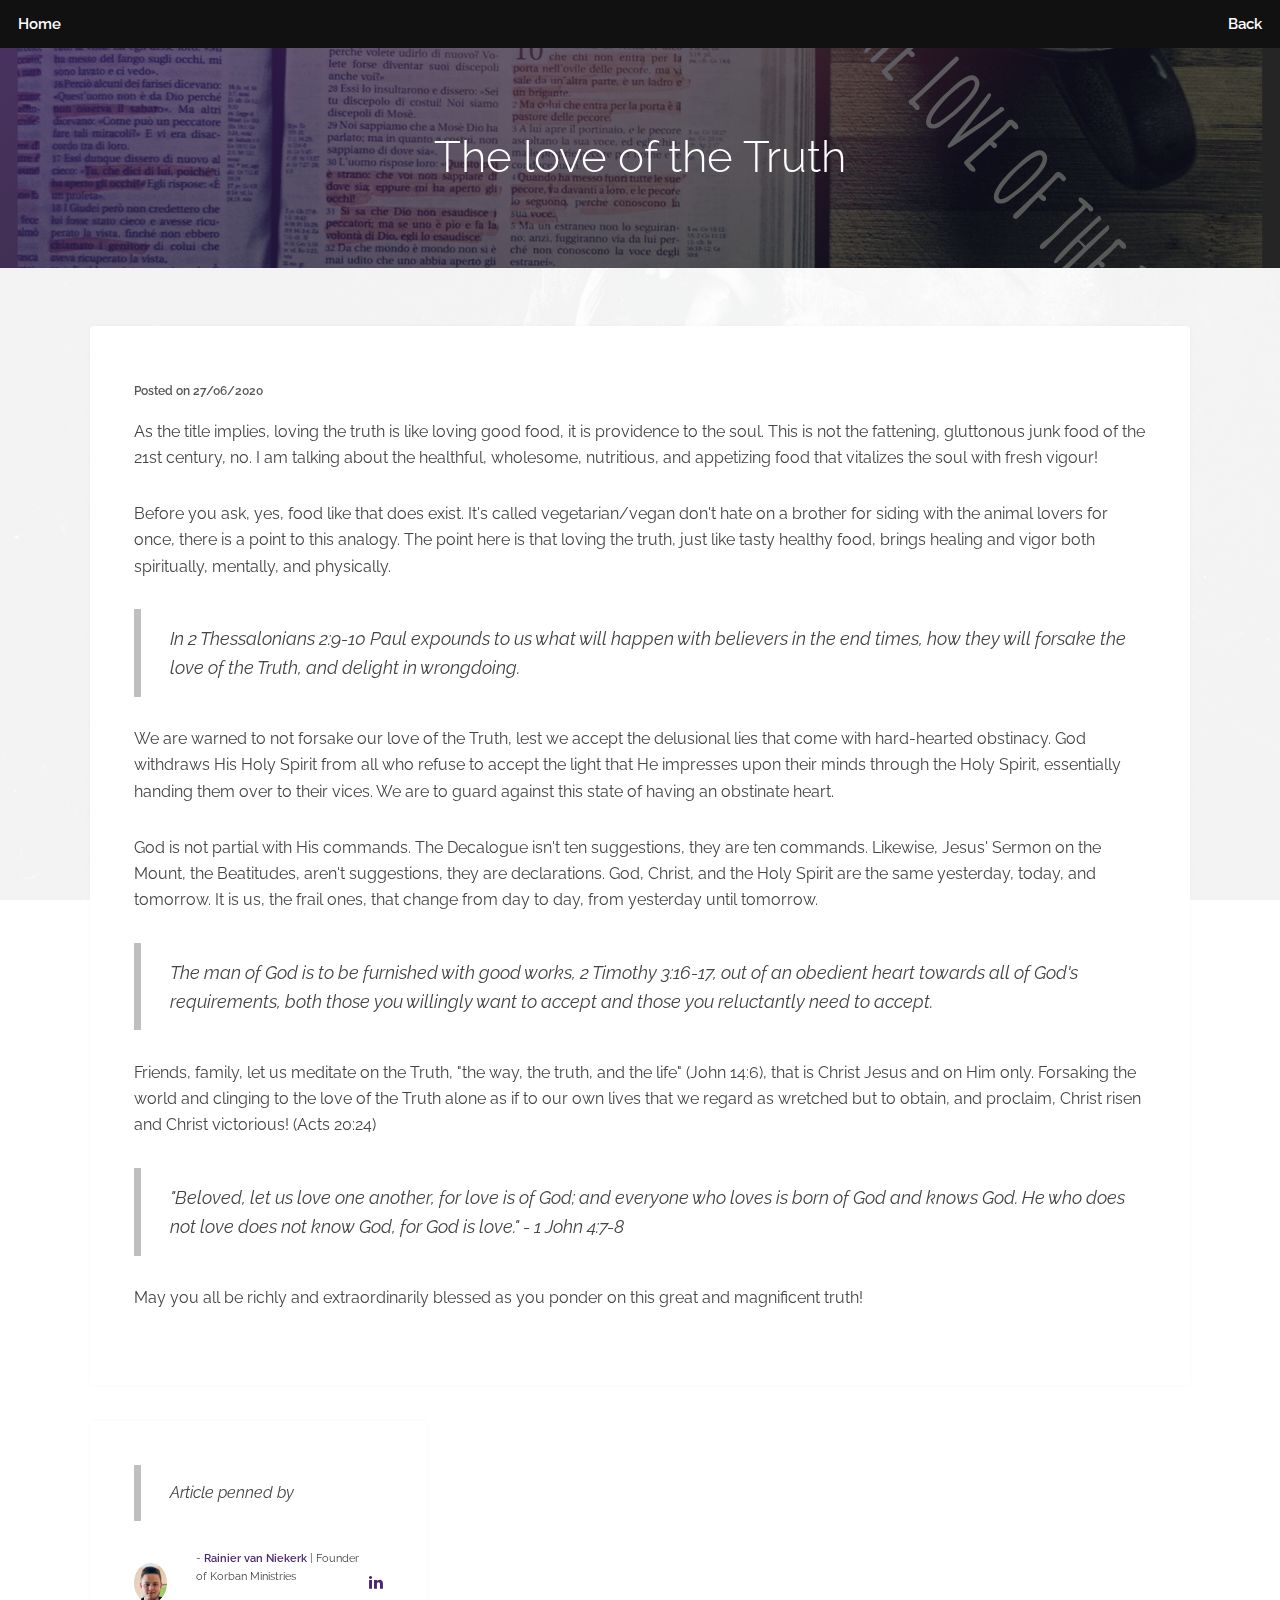
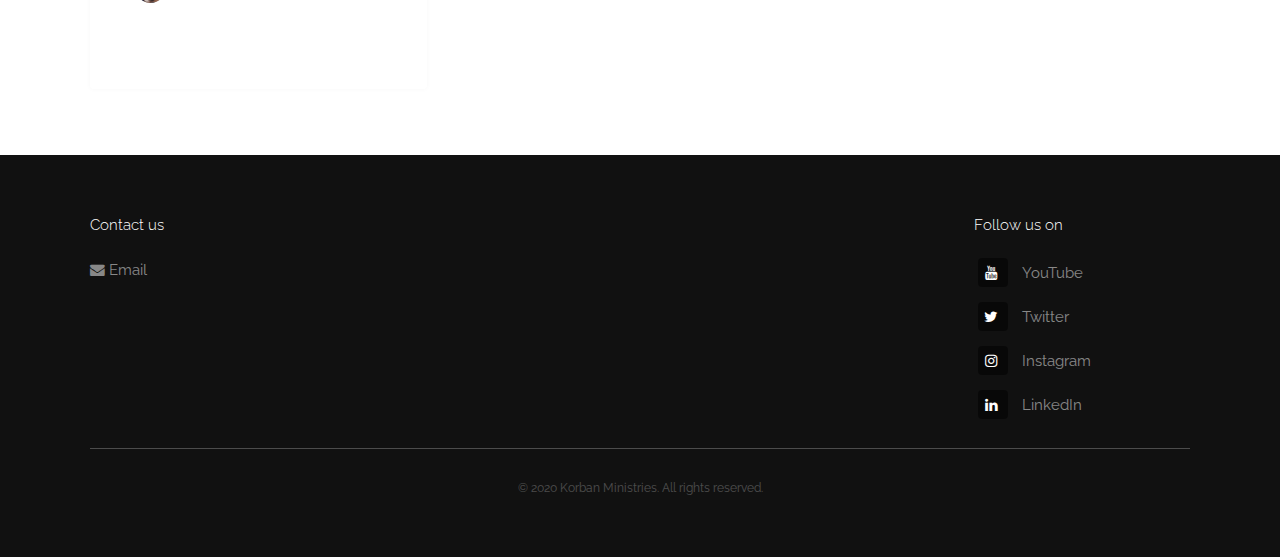
<file: src/articles/fff/love-of-the-truth.html>
<!DOCTYPE HTML>
<html lang="en">
	<style>
		.customHeader {
			background-image: linear-gradient(rgba(17, 17, 17, 0.25), rgba(17, 17, 17, 0.25)), url('../../images/fff/5-The_love_of_the_Truth.png') !important;
		}
	</style>
	<head>
		<title>The love of the Truth</title>
		<link rel="apple-touch-icon" sizes="180x180" href="../../apple-touch-icon.png">
		<link rel="icon" type="image/png" sizes="32x32" href="../../favicon-32x32.png">
		<link rel="icon" type="image/png" sizes="16x16" href="../../favicon-16x16.png">
		<link rel="manifest" href="../../site.webmanifest">

		<link rel="stylesheet" href="../../assets/css/custom.css" />
		<link rel="stylesheet" href="../../assets/css/main.css" />

		<meta charset="utf-8" />
		<meta name="viewport" content="width=device-width, initial-scale=1, user-scalable=no" />
		<meta name="keywords" content="" />
		<meta property="og:title" content="The love of the Truth">
		<meta property="og:description" content="The Word of God written by pasionate people.">
		<meta property="og:image" content="https://korbanministries.co.za/favicon.ico">
		<meta property="og:url" content="https://korbanministries.co.za">
		<meta name="twitter:card" content="summary_large_image">
		<meta name="twitter:image" content="https://korbanministries.co.za/android-chrome-512x512.png">

		<!-- Google AdSense -->
<!--		<script data-ad-client="ca-pub-4167876428570837" async src="https://pagead2.googlesyndication.com/pagead/js/adsbygoogle.js"></script>-->

		<script type="application/ld+json">
			{
                "@context": "https://schema.org",
                "@type" : "Article",
				"name" : "The love of the Truth",
				"image" : "https://www.korbanministries.co.za/images/fff/5-The_love_of_the_Truth.png",
				"datePublished": "2020-07-04T08:00:00+02:00",
                "description": "In 2 Thessalonians 2:9-10 Paul expounds to us what will happen with believers in the end times, how they will forsake the love of the Truth, and delight in wrongdoing.",
				"headline": "The love of the Truth",
                "mainEntityOfPage": {
                    "@type": "WebPage",
                    "@id": "https://www.korbanministries.co.za/articles/love-of-the-truth.html"
                },
                "author": {
                    "@type": "Person",
                    "name": "Rainier van Niekerk"
                },
                "publisher": {
                    "@type": "Organization",
                    "name": "Korban Ministries",
                    "logo": {
                        "@type": "ImageObject",
                        "url": "https://www.korbanministries.co.za/android-chrome-512x512.png"
                    }
                }
            }
		</script>
    </head>
	<body class="is-preload">

		<!-- Header -->
        <header id="header">
            <a class="logo" href="../../index.html">Home</a>
			<a class="logo" style="float: right;" href="./fff-landing.html">Back</a>
        </header>

		<!-- Heading -->
			<div id="heading" class="customHeader">
				<h1>The love of the Truth</h1>
			</div>

		<!-- Main -->
        <section id="main" class="wrapper">
            <div class="inner">
                <div class="content">
                    <header>
						<sub><strong>Posted on 27/06/2020</strong></sub>
                    </header>
                    <br/>
					<p>As the title implies, loving the truth is like loving good food, it is providence to the soul. This is not the fattening, gluttonous junk food of the 21st century, no. I am talking about the healthful, wholesome, nutritious, and appetizing food that vitalizes the soul with fresh vigour! </p>
					<p>Before you ask, yes, food like that does exist. It's called vegetarian/vegan don't hate on a brother for siding with the animal lovers for once, there is a point to this analogy. The point here is that loving the truth, just like tasty healthy food, brings healing and vigor both spiritually, mentally, and physically.</p>
					<blockquote>In 2 Thessalonians 2:9-10 Paul expounds to us what will happen with believers in the end times, how they will forsake the love of the Truth, and delight in wrongdoing.</blockquote>
					<p>We are warned to not forsake our love of the Truth, lest we accept the delusional lies that come with hard-hearted obstinacy. God withdraws His Holy Spirit from all who refuse to accept the light that He impresses upon their minds through the Holy Spirit, essentially handing them over to their vices. We are to guard against this state of having an obstinate heart.</p>
                    <p>God is not partial with His commands. The Decalogue isn't ten suggestions, they are ten commands. Likewise, Jesus' Sermon on the Mount, the Beatitudes, aren't suggestions, they are declarations. God, Christ, and the Holy Spirit are the same yesterday, today, and tomorrow. It is us, the frail ones, that change from day to day, from yesterday until tomorrow.</p>
                    <blockquote>The man of God is to be furnished with good works, 2 Timothy 3:16-17, out of an obedient heart towards all of God's requirements, both those you willingly want to accept and those you reluctantly need to accept.</blockquote>
                    <p>Friends, family, let us meditate on the Truth, "the way, the truth, and the life" (John 14:6), that is Christ Jesus and on Him only. Forsaking the world and clinging to the love of the Truth alone as if to our own lives that we regard as wretched but to obtain, and proclaim, Christ risen and Christ victorious! (Acts 20:24)</p>
                    <blockquote><em>
                        "Beloved, let us love one another, for love is of God; and everyone who loves is born of God and knows God. He who does not love does not know God, for God is love."
                    </em> - 1 John 4:7-8</blockquote>
                    <p>May you all be richly and extraordinarily blessed as you ponder on this great and magnificent truth!</p>
                </div>
			</div>
			
			<!-- Written by -->
			<div class="inner">
                <div class="testimonials">
                    <section>
                        <div class="content">
                            <blockquote><p>Article penned by</p></blockquote>
                            <div class="author">
                                <div class="image">
                                    <img src="../../images/rainier.jpeg" alt="" />
                                </div>
                                <p class="credit">- <strong>Rainier van Niekerk</strong> | <span>Founder of Korban Ministries</span></p>
                                <p class="custom"><a class="icon fa-linkedin" href="https://www.linkedin.com/in/rainier-van-niekerk-732410152/detail/recent-activity/posts/" target="_blank"><span class="label">Icon</span></a></p>
                            </div>
                        </div>
                    </section>
                </div>
            </div>
        </section>

		<!-- Footer -->
		<footer id="footer">
			<div class="inner">
				<div class="content">
					<section>
						<h4>Contact us</h4>
						<ul class="alt">
							<li><a href="mailto:korbanministries@gmail.com"><i class="icon fa-envelope">&nbsp;</i>Email</a></li>
						</ul>
					</section>
					<section></section>
					<section>
                        <h4>Follow us on</h4>
                        <ul class="plain">
                            <li><a target="_blank" href="https://www.youtube.com/channel/UCbkArwD1sSOPsq6CxxNq0Hg"><i class="icon fa-youtube">&nbsp;</i>YouTube</a></li>
                            <li><a target="_blank" href="https://twitter.com/KorbanMinistry/"><i class="icon fa-twitter">&nbsp;</i>Twitter</a></li>
                            <li><a target="_blank" href="https://www.instagram.com/korban_ministries/"><i class="icon fa-instagram">&nbsp;</i>Instagram</a></li>
                            <li><a target="_blank" href="https://www.linkedin.com/in/rainier-van-niekerk-732410152/detail/recent-activity/posts/"><i class="icon fa-linkedin">&nbsp;</i>LinkedIn</a></li>
                        </ul>
                    </section>
				</div>
				<div id="footerContent" class="copyright">
					&copy; 2020 Korban Ministries. All rights reserved.
				</div>
			</div>
		</footer>

		<!-- Scripts -->
			<script src="../../assets/js/jquery.min.js"></script>
			<script src="../../assets/js/browser.min.js"></script>
			<script src="../../assets/js/breakpoints.min.js"></script>
			<script src="../../assets/js/util.js"></script>
			<script src="../../assets/js/main.js"></script>

	</body>
</html>
</file>
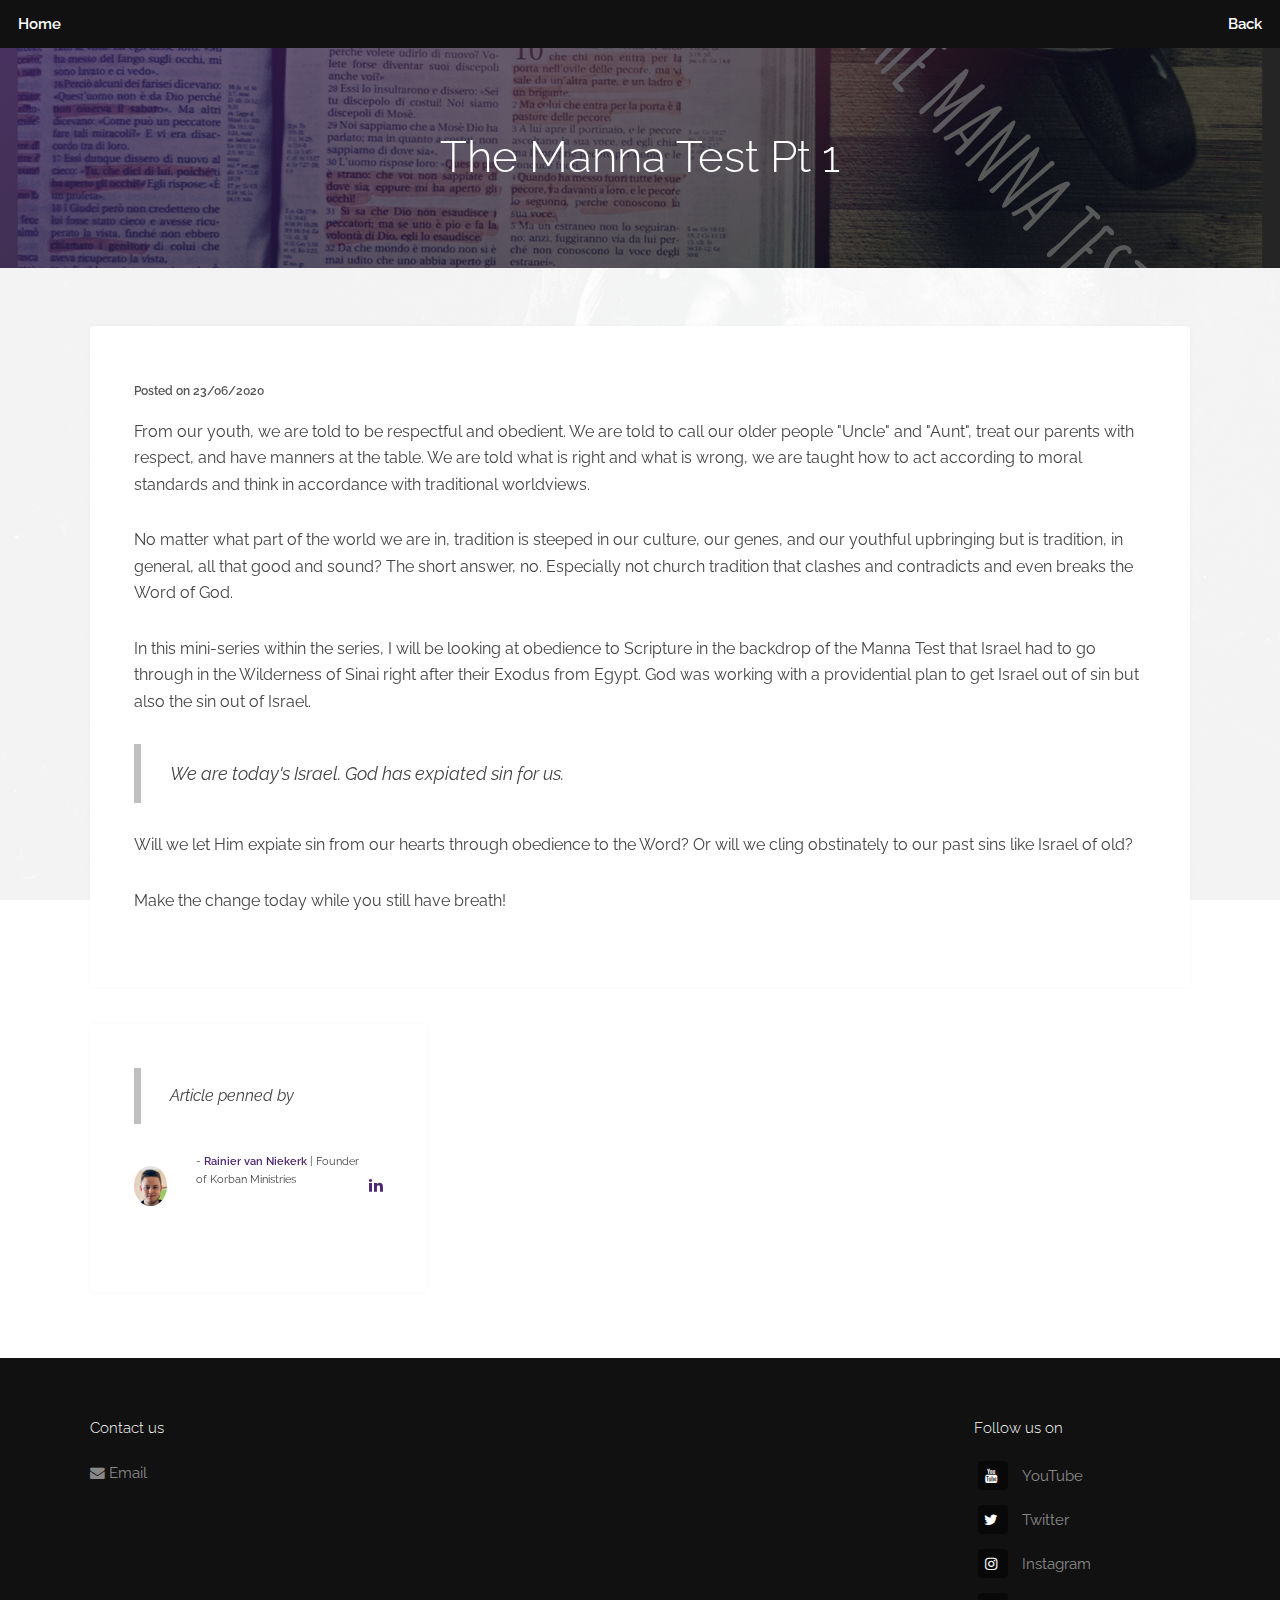
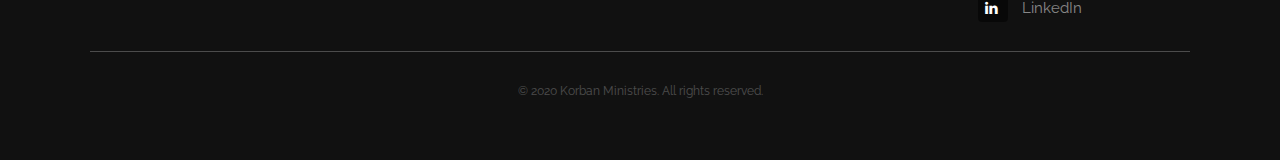
<file: src/articles/fff/the-manna-test-pt-1.html>
<!DOCTYPE HTML>
<html lang="en">
	<style>
		.customHeader {
			background-image: linear-gradient(rgba(17, 17, 17, 0.25), rgba(17, 17, 17, 0.25)), url('../../images/fff/4-The_Manna_test_pt_1.png') !important;
        }
	</style>
	<head>
		<title>The Manna Test Pt 1</title>
		<link rel="apple-touch-icon" sizes="180x180" href="../../apple-touch-icon.png">
		<link rel="icon" type="image/png" sizes="32x32" href="../../favicon-32x32.png">
		<link rel="icon" type="image/png" sizes="16x16" href="../../favicon-16x16.png">
		<link rel="manifest" href="../../site.webmanifest">

		<link rel="stylesheet" href="../../assets/css/custom.css" />
		<link rel="stylesheet" href="../../assets/css/main.css" />

		<meta charset="utf-8" />
		<meta name="viewport" content="width=device-width, initial-scale=1, user-scalable=no" />
		<meta name="keywords" content="" />
		<meta property="og:title" content="The Manna Test Pt 1">
		<meta property="og:description" content="The Word of God written by pasionate people.">
		<meta property="og:image" content="https://korbanministries.co.za/favicon.ico">
		<meta property="og:url" content="https://korbanministries.co.za">
		<meta name="twitter:card" content="summary_large_image">
		<meta name="twitter:image" content="https://korbanministries.co.za/android-chrome-512x512.png">

		<!-- Google AdSense -->
<!--		<script data-ad-client="ca-pub-4167876428570837" async src="https://pagead2.googlesyndication.com/pagead/js/adsbygoogle.js"></script>-->

		<script type="application/ld+json">
			{
                "@context": "https://schema.org",
                "@type" : "Article",
				"name" : "The Manna Test Pt 1",
				"image" : "https://www.korbanministries.co.za/images/fff/4-The_Manna_test_pt_1.png",
				"datePublished": "2020-07-04T08:00:00+02:00",
                "description": "We are today's Israel. God has expiated sin for us.",
				"headline": "The Manna Test Pt 1",
                "mainEntityOfPage": {
                    "@type": "WebPage",
                    "@id": "https://www.korbanministries.co.za/articles/the-manna-test-pt-1.html"
                },
                "author": {
                    "@type": "Person",
                    "name": "Rainier van Niekerk"
                },
                "publisher": {
                    "@type": "Organization",
                    "name": "Korban Ministries",
                    "logo": {
                        "@type": "ImageObject",
                        "url": "https://www.korbanministries.co.za/android-chrome-512x512.png"
                    }
                }
            }
		</script>
    </head>
	<body class="is-preload">

		<!-- Header -->
        <header id="header">
            <a class="logo" href="../../index.html">Home</a>
            <a class="logo" style="float: right;" href="./fff-landing.html">Back</a>
        </header>

		<!-- Heading -->
			<div id="heading" class="customHeader">
				<h1>The Manna Test Pt 1</h1>
			</div>

		<!-- Main -->
        <section id="main" class="wrapper">
            <div class="inner">
                <div class="content">
                    <header>
                        <sub><strong>Posted on 23/06/2020</strong></sub>
                    </header>
                    <br/>
                    <p>From our youth, we are told to be respectful and obedient. We are told to call our older people "Uncle" and "Aunt", treat our parents with respect, and have manners at the table. We are told what is right and what is wrong, we are taught how to act according to moral standards and think in accordance with traditional worldviews.</p>
                    <p>No matter what part of the world we are in, tradition is steeped in our culture, our genes, and our youthful upbringing but is tradition, in general, all that good and sound? The short answer, no. Especially not church tradition that clashes and contradicts and even breaks the Word of God.</p>
                    <p>In this mini-series within the series, I will be looking at obedience to Scripture in the backdrop of the Manna Test that Israel had to go through in the Wilderness of Sinai right after their Exodus from Egypt. God was working with a providential plan to get Israel out of sin but also the sin out of Israel.</p>
                    <blockquote>We are today's Israel. God has expiated sin for us.</blockquote>
                    <p>Will we let Him expiate sin from our hearts through obedience to the Word? Or will we cling obstinately to our past sins like Israel of old?</p>
                    <p>Make the change today while you still have breath!</p>
                </div>
            </div>
            
            <!-- Written by -->
			<div class="inner">
                <div class="testimonials">
                    <section>
                        <div class="content">
                            <blockquote><p>Article penned by</p></blockquote>
                            <div class="author">
                                <div class="image">
                                    <img src="../../images/rainier.jpeg" alt="" />
                                </div>
                                <p class="credit">- <strong>Rainier van Niekerk</strong> | <span>Founder of Korban Ministries</span></p>
                                <p class="custom"><a class="icon fa-linkedin" href="https://www.linkedin.com/in/rainier-van-niekerk-732410152/detail/recent-activity/posts/" target="_blank"><span class="label">Icon</span></a></p>
                            </div>
                        </div>
                    </section>
                </div>
            </div>
        </section>


		<!-- Footer -->
		<footer id="footer">
			<div class="inner">
				<div class="content">
					<section>
						<h4>Contact us</h4>
						<ul class="alt">
							<li><a href="mailto:korbanministries@gmail.com"><i class="icon fa-envelope">&nbsp;</i>Email</a></li>
						</ul>
					</section>
					<section></section>
					<section>
                        <h4>Follow us on</h4>
                        <ul class="plain">
                            <li><a target="_blank" href="https://www.youtube.com/channel/UCbkArwD1sSOPsq6CxxNq0Hg"><i class="icon fa-youtube">&nbsp;</i>YouTube</a></li>
                            <li><a target="_blank" href="https://twitter.com/KorbanMinistry/"><i class="icon fa-twitter">&nbsp;</i>Twitter</a></li>
                            <li><a target="_blank" href="https://www.instagram.com/korban_ministries/"><i class="icon fa-instagram">&nbsp;</i>Instagram</a></li>
                            <li><a target="_blank" href="https://www.linkedin.com/in/rainier-van-niekerk-732410152/detail/recent-activity/posts/"><i class="icon fa-linkedin">&nbsp;</i>LinkedIn</a></li>
                        </ul>
                    </section>
				</div>
				<div id="footerContent" class="copyright">
					&copy; 2020 Korban Ministries. All rights reserved.
				</div>
			</div>
		</footer>

		<!-- Scripts -->
			<script src="../../assets/js/jquery.min.js"></script>
			<script src="../../assets/js/browser.min.js"></script>
			<script src="../../assets/js/breakpoints.min.js"></script>
			<script src="../../assets/js/util.js"></script>
			<script src="../../assets/js/main.js"></script>

	</body>
</html>
</file>
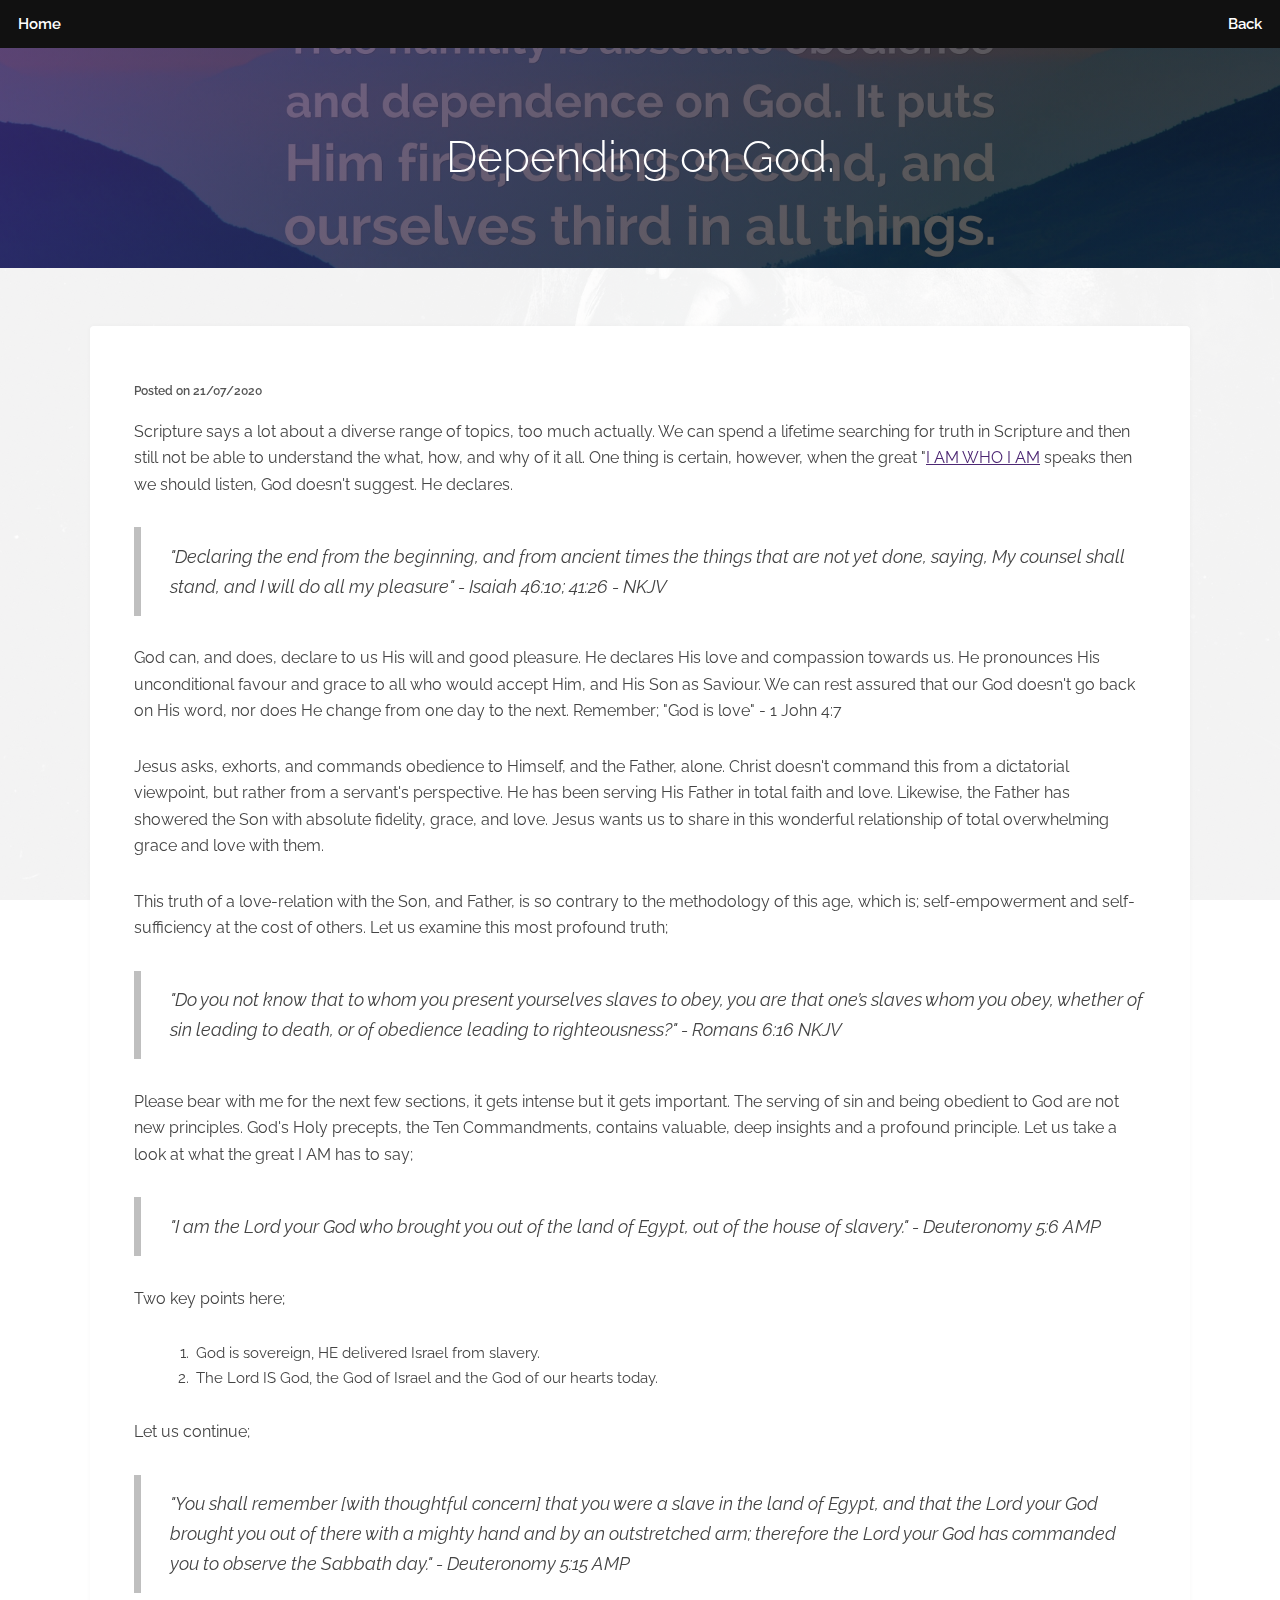
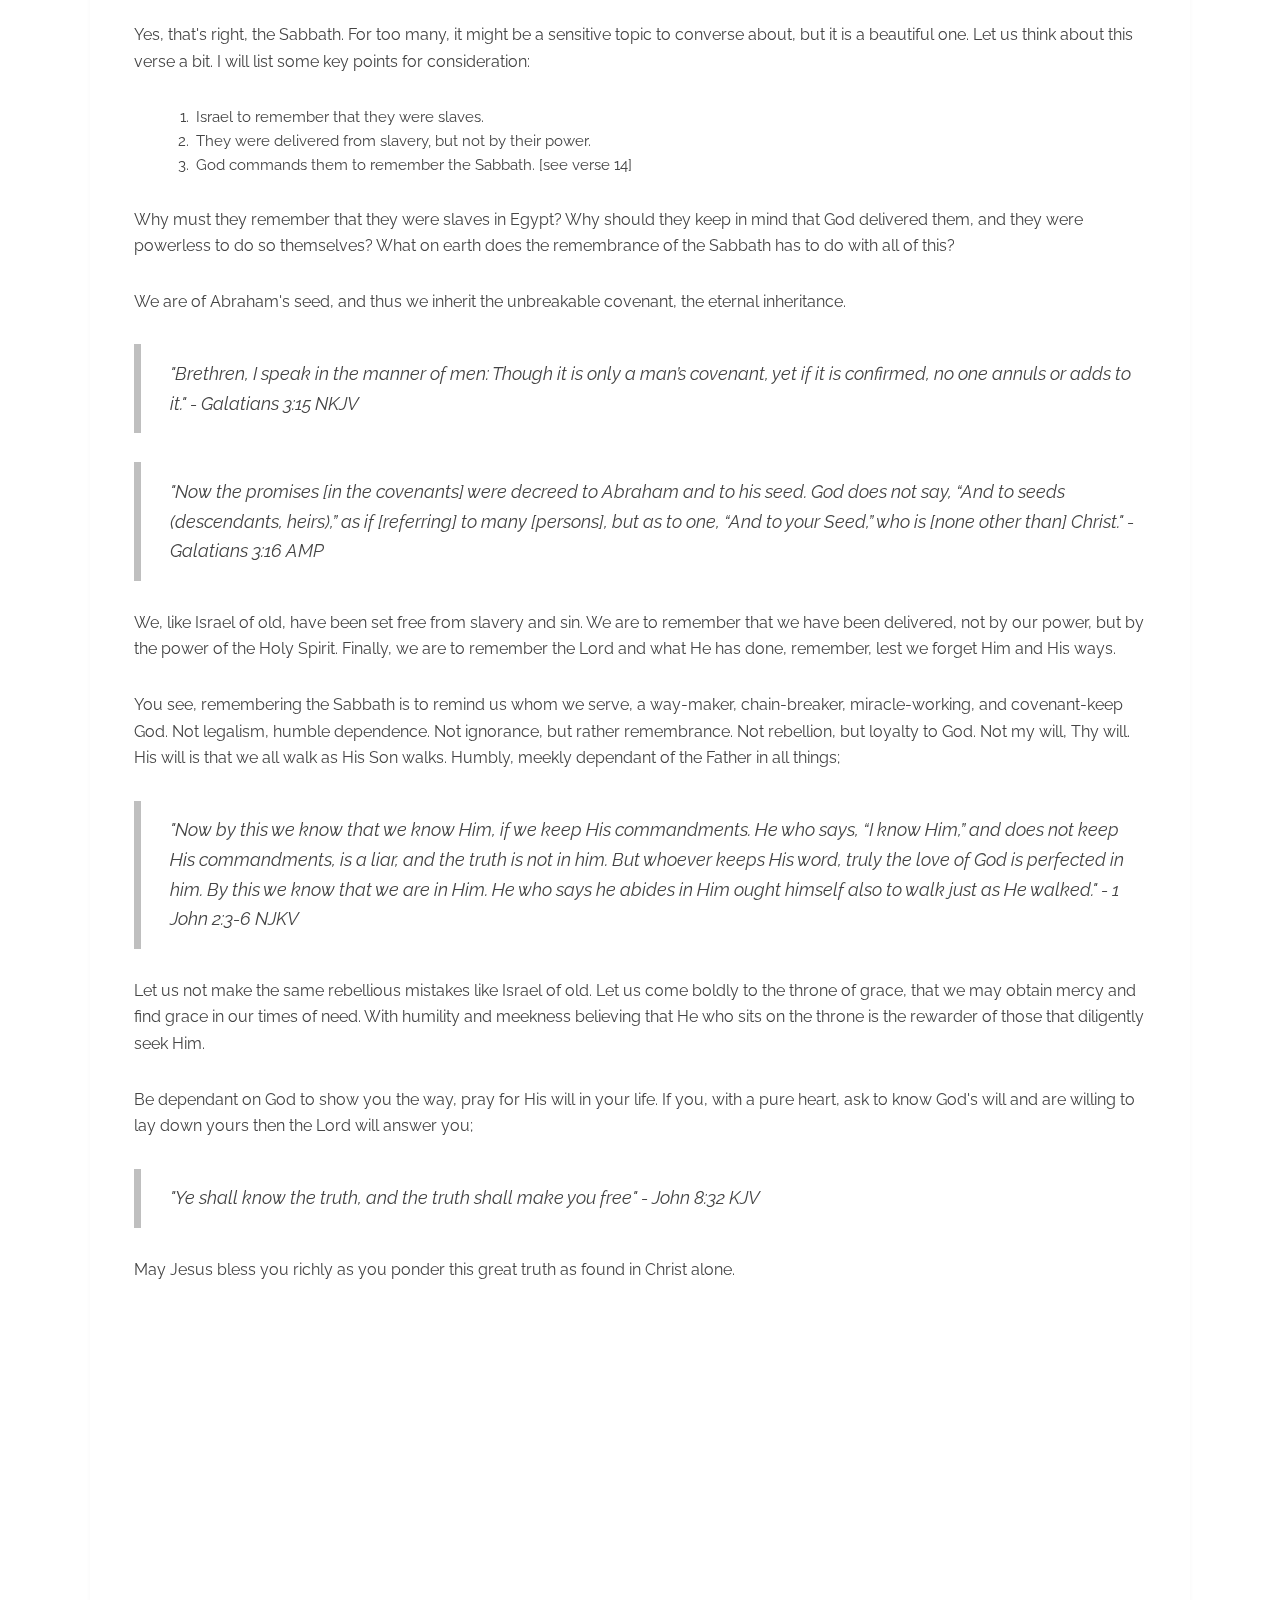
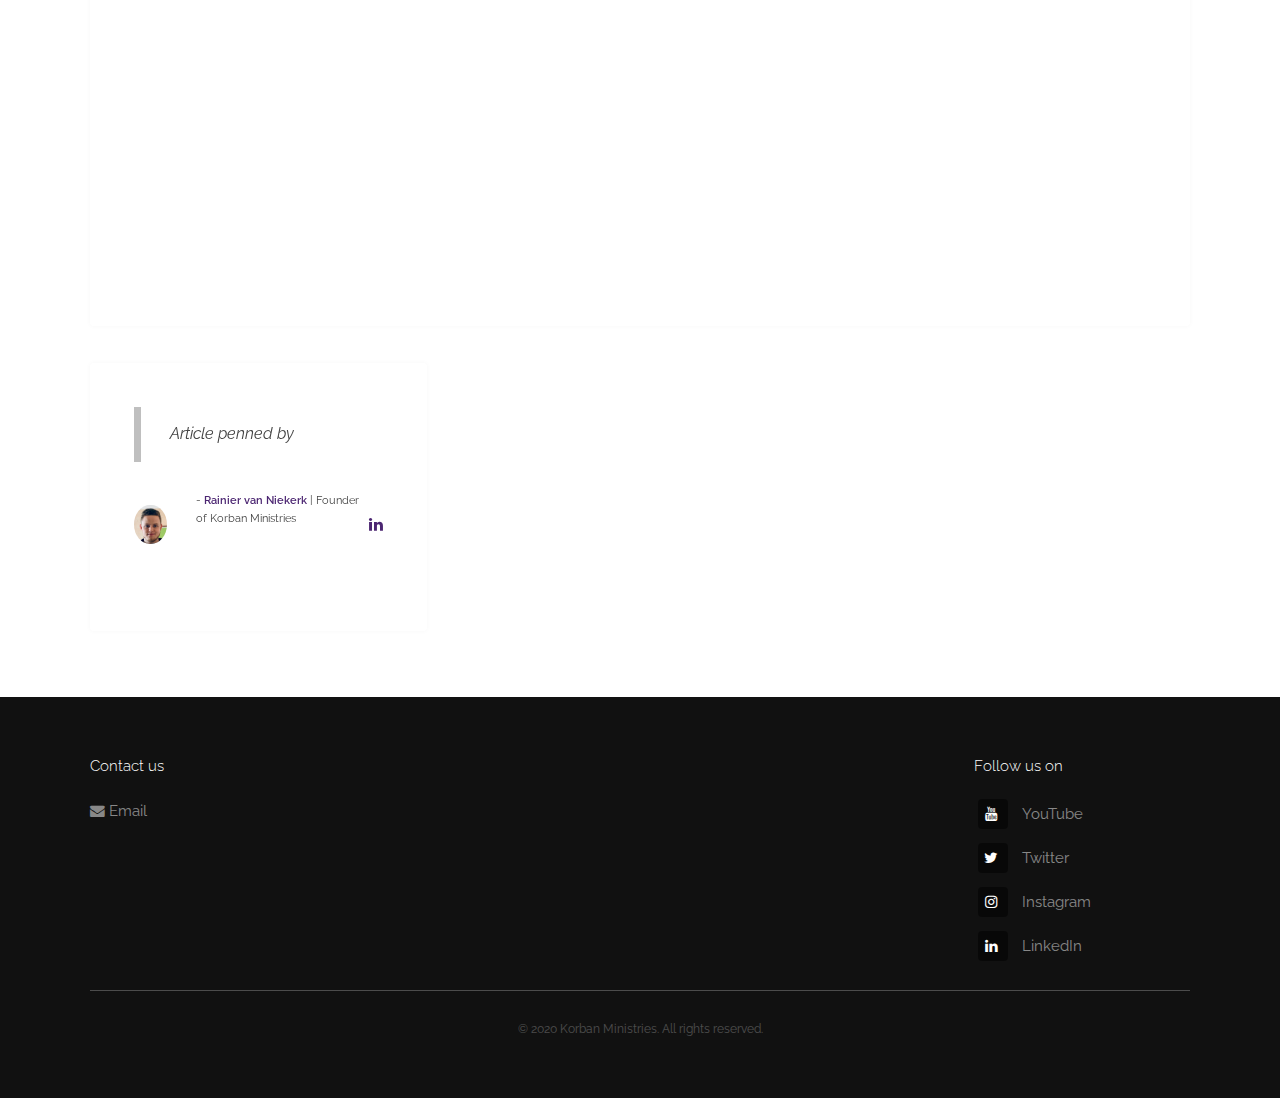
<file: src/articles/misc/depending-on-god.html>
<!DOCTYPE HTML>
<html lang="en">
	<style>
		.customHeader {
			background-image: linear-gradient(rgba(17, 17, 17, 0.25), rgba(17, 17, 17, 0.25)), url('../../images/articles/dependance-on-God.jpg') !important;
        }
	</style>
	<head>
		<title>Depending on God</title>
        <link rel="apple-touch-icon" sizes="180x180" href="../../apple-touch-icon.png">
        <link rel="icon" type="image/png" sizes="32x32" href="../../favicon-32x32.png">
        <link rel="icon" type="image/png" sizes="16x16" href="../../favicon-16x16.png">
        <link rel="manifest" href="../../site.webmanifest">

        <link rel="stylesheet" href="../../assets/css/main.css" />
        <link rel="stylesheet" href="../../assets/css/custom.css" />
		
		<meta charset="utf-8" />
		<meta name="viewport" content="width=device-width, initial-scale=1, user-scalable=no" />
		<meta name="keywords" content="" />
		<meta property="og:title" content="Depending on God.">
		<meta property="og:description" content="The Word of God written by pasionate people.">
		<meta property="og:image" content="https://korbanministries.co.za/favicon.ico">
		<meta property="og:url" content="https://korbanministries.co.za">
		<meta name="twitter:card" content="summary_large_image">
		<meta name="twitter:image" content="https://korbanministries.co.za/android-chrome-512x512.png">
    </head>
	<body class="is-preload">

		<!-- Header -->
        <header id="header">
            <a class="logo" href="../../index.html">Home</a>
            <a class="logo" style="float: right;" href="./other-landing.html">Back</a>
        </header>

		<!-- Heading -->
			<div id="heading" class="customHeader">
				<h1>Depending on God.</h1>
			</div>

		<!-- Main -->
        <section id="main" class="wrapper">
            <div class="inner">
                <div class="content">
                    <header>
                        <sub><strong>Posted on 21/07/2020</strong></sub>
                    </header>
                    <br/>
                    <p>Scripture says a lot about a diverse range of topics, too much actually. We can spend a lifetime searching for truth in Scripture and then still not be able to understand the what, how, and why of it all. One thing is certain, however, when the great 
                        "<a href="https://www.biblegateway.com/passage/?search=Exodus%203%3A14&version=NKJV" target="_blank" rel="noopener noreferrer">I AM WHO I AM</a> 
                        speaks then we should listen, God doesn't suggest. He declares.</p>
                        <blockquote>"Declaring the end from the beginning, and from ancient times the things that are not yet done, saying, My counsel shall stand, and I will do all my pleasure" - Isaiah 46:10; 41:26 - NKJV</blockquote>
                    <p>God can, and does, declare to us His will and good pleasure. He declares His love and compassion towards us. He pronounces His unconditional favour and grace to all who would accept Him, and His Son as Saviour. We can rest assured that our God doesn't go back on His word, nor does He change from one day to the next. Remember; "God is love" - 1 John 4:7</p>
                    <p>Jesus asks, exhorts, and commands obedience to Himself, and the Father, alone. Christ doesn't command this from a dictatorial viewpoint, but rather from a servant's perspective. He has been serving His Father in total faith and love. Likewise, the Father has showered the Son with absolute fidelity, grace, and love. Jesus wants us to share in this wonderful relationship of total overwhelming grace and love with them.</p>
                    <p>This truth of a love-relation with the Son, and Father, is so contrary to the methodology of this age, which is; self-empowerment and self-sufficiency at the cost of others. Let us examine this most profound truth;</p>
                    <blockquote>"Do you not know that to whom you present yourselves slaves to obey, you are that one’s slaves whom you obey, whether of sin leading to death, or of obedience leading to righteousness?" - Romans 6:16 NKJV</blockquote>
                    <p>Please bear with me for the next few sections, it gets intense but it gets important. The serving of sin and being obedient to God are not new principles. God's Holy precepts, the Ten Commandments, contains valuable, deep insights and a profound principle. Let us take a look at what the great I AM has to say;</p>
                    <blockquote>"I am the Lord your God who brought you out of the land of Egypt, out of the house of slavery." - Deuteronomy 5:6 AMP</blockquote>
                    <p>Two key points here;</p>
                    <ol>
						<li>God is sovereign, HE delivered Israel from slavery.</li>
						<li>The Lord IS God, the God of Israel and the God of our hearts today.</li>
					</ol>
                    <p>Let us continue;</p>
                    <blockquote>"You shall remember [with thoughtful concern] that you were a slave in the land of Egypt, and that the Lord your God brought you out of there with a mighty hand and by an outstretched arm; therefore the Lord your God has commanded you to observe the Sabbath day." - Deuteronomy 5:15 AMP</blockquote>
                    <p>Yes, that's right, the Sabbath. For too many, it might be a sensitive topic to converse about, but it is a beautiful one. Let us think about this verse a bit. I will list some key points for consideration:</p>
                    <ol>
						<li>Israel to remember that they were slaves.</li>
						<li>They were delivered from slavery, but not by their power.</li>
						<li>God commands them to remember the Sabbath. [see verse 14]</li>
					</ol>
                    <p>Why must they remember that they were slaves in Egypt? Why should they keep in mind that God delivered them, and they were powerless to do so themselves? What on earth does the remembrance of the Sabbath has to do with all of this?</p>
                    <p>We are of Abraham's seed, and thus we inherit the unbreakable covenant, the eternal inheritance.</p>
                    <blockquote>"Brethren, I speak in the manner of men: Though it is only a man’s covenant, yet if it is confirmed, no one annuls or adds to it." - Galatians 3:15 NKJV</blockquote>
                    <blockquote>"Now the promises [in the covenants] were decreed to Abraham and to his seed. God does not say, “And to seeds (descendants, heirs),” as if [referring] to many [persons], but as to one, “And to your Seed,” who is [none other than] Christ." - Galatians 3:16 AMP</blockquote>
                    <p>We, like Israel of old, have been set free from slavery and sin. We are to remember that we have been delivered, not by our power, but by the power of the Holy Spirit. Finally, we are to remember the Lord and what He has done, remember, lest we forget Him and His ways.</p>
                    <p>You see, remembering the Sabbath is to remind us whom we serve, a way-maker, chain-breaker, miracle-working, and covenant-keep God. Not legalism, humble dependence. Not ignorance, but rather remembrance. Not rebellion, but loyalty to God. Not my will, Thy will. His will is that we all walk as His Son walks. Humbly, meekly dependant of the Father in all things;</p>
                    <blockquote>"Now by this we know that we know Him, if we keep His commandments. He who says, “I know Him,” and does not keep His commandments, is a liar, and the truth is not in him. But whoever keeps His word, truly the love of God is perfected in him. By this we know that we are in Him. He who says he abides in Him ought himself also to walk just as He walked." - 1 John 2:3-6 NJKV</blockquote>
                    <p>Let us not make the same rebellious mistakes like Israel of old. Let us come boldly to the throne of grace, that we may obtain mercy and find grace in our times of need. With humility and meekness believing that He who sits on the throne is the rewarder of those that diligently seek Him.</p>
                    <p>Be dependant on God to show you the way, pray for His will in your life. If you, with a pure heart, ask to know God's will and are willing to lay down yours then the Lord will answer you;</p>
                    <blockquote>"Ye shall know the truth, and the truth shall make you free" - John 8:32 KJV</blockquote>
                    <p>May Jesus bless you richly as you ponder this great truth as found in Christ alone.</p>
                    <div class="iframe-container">
                        <iframe src="https://www.youtube.com/embed/KUQB377fvkE" allow="accelerometer; autoplay; encrypted-media; gyroscope; picture-in-picture" allowfullscreen></iframe>
                    </div>
                </div>
			</div>
			
			<!-- Written by -->
			<div class="inner">
                <div class="testimonials">
                    <section>
                        <div class="content">
                            <blockquote><p>Article penned by</p></blockquote>
                            <div class="author">
                                <div class="image">
                                    <img src="../../images/rainier.jpeg" alt="" />
                                </div>
                                <p class="credit">- <strong>Rainier van Niekerk</strong> | <span>Founder of Korban Ministries</span></p>
                                <p class="custom "><a class="icon fa-linkedin" href="https://www.linkedin.com/in/rainier-van-niekerk-732410152/detail/recent-activity/posts/" target="_blank"><span class="label">&nbsp;</span></a></p>
                            </div>
                        </div>
                    </section>
                </div>
            </div>
        </section>

		<!-- Footer -->
		<footer id="footer">
			<div class="inner">
				<div class="content">
					<section>
						<h4>Contact us</h4>
						<ul class="alt">
							<li><a href="mailto:korbanministries@gmail.com"><i class="icon fa-envelope">&nbsp;</i>Email</a></li>
						</ul>
					</section>
					<section></section>
					<section>
                        <h4>Follow us on</h4>
                        <ul class="plain">
                            <li><a target="_blank" href="https://www.youtube.com/channel/UCbkArwD1sSOPsq6CxxNq0Hg"><i class="icon fa-youtube">&nbsp;</i>YouTube</a></li>
                            <li><a target="_blank" href="https://twitter.com/KorbanMinistry/"><i class="icon fa-twitter">&nbsp;</i>Twitter</a></li>
                            <li><a target="_blank" href="https://www.instagram.com/korban_ministries/"><i class="icon fa-instagram">&nbsp;</i>Instagram</a></li>
                            <li><a target="_blank" href="https://www.linkedin.com/in/rainier-van-niekerk-732410152/detail/recent-activity/posts/"><i class="icon fa-linkedin">&nbsp;</i>LinkedIn</a></li>
                        </ul>
                    </section>
				</div>
                <div id="footerContent" class="copyright">
                        &copy; 2020 Korban Ministries. All rights reserved.
                </div>
            </div>
		</footer>

		<!-- Scripts -->
        <script src="../../assets/js/jquery.min.js"></script>
        <script src="../../assets/js/browser.min.js"></script>
        <script src="../../assets/js/breakpoints.min.js"></script>
        <script src="../../assets/js/util.js"></script>
        <script src="../../assets/js/main.js"></script>
	</body>
</html>
</file>
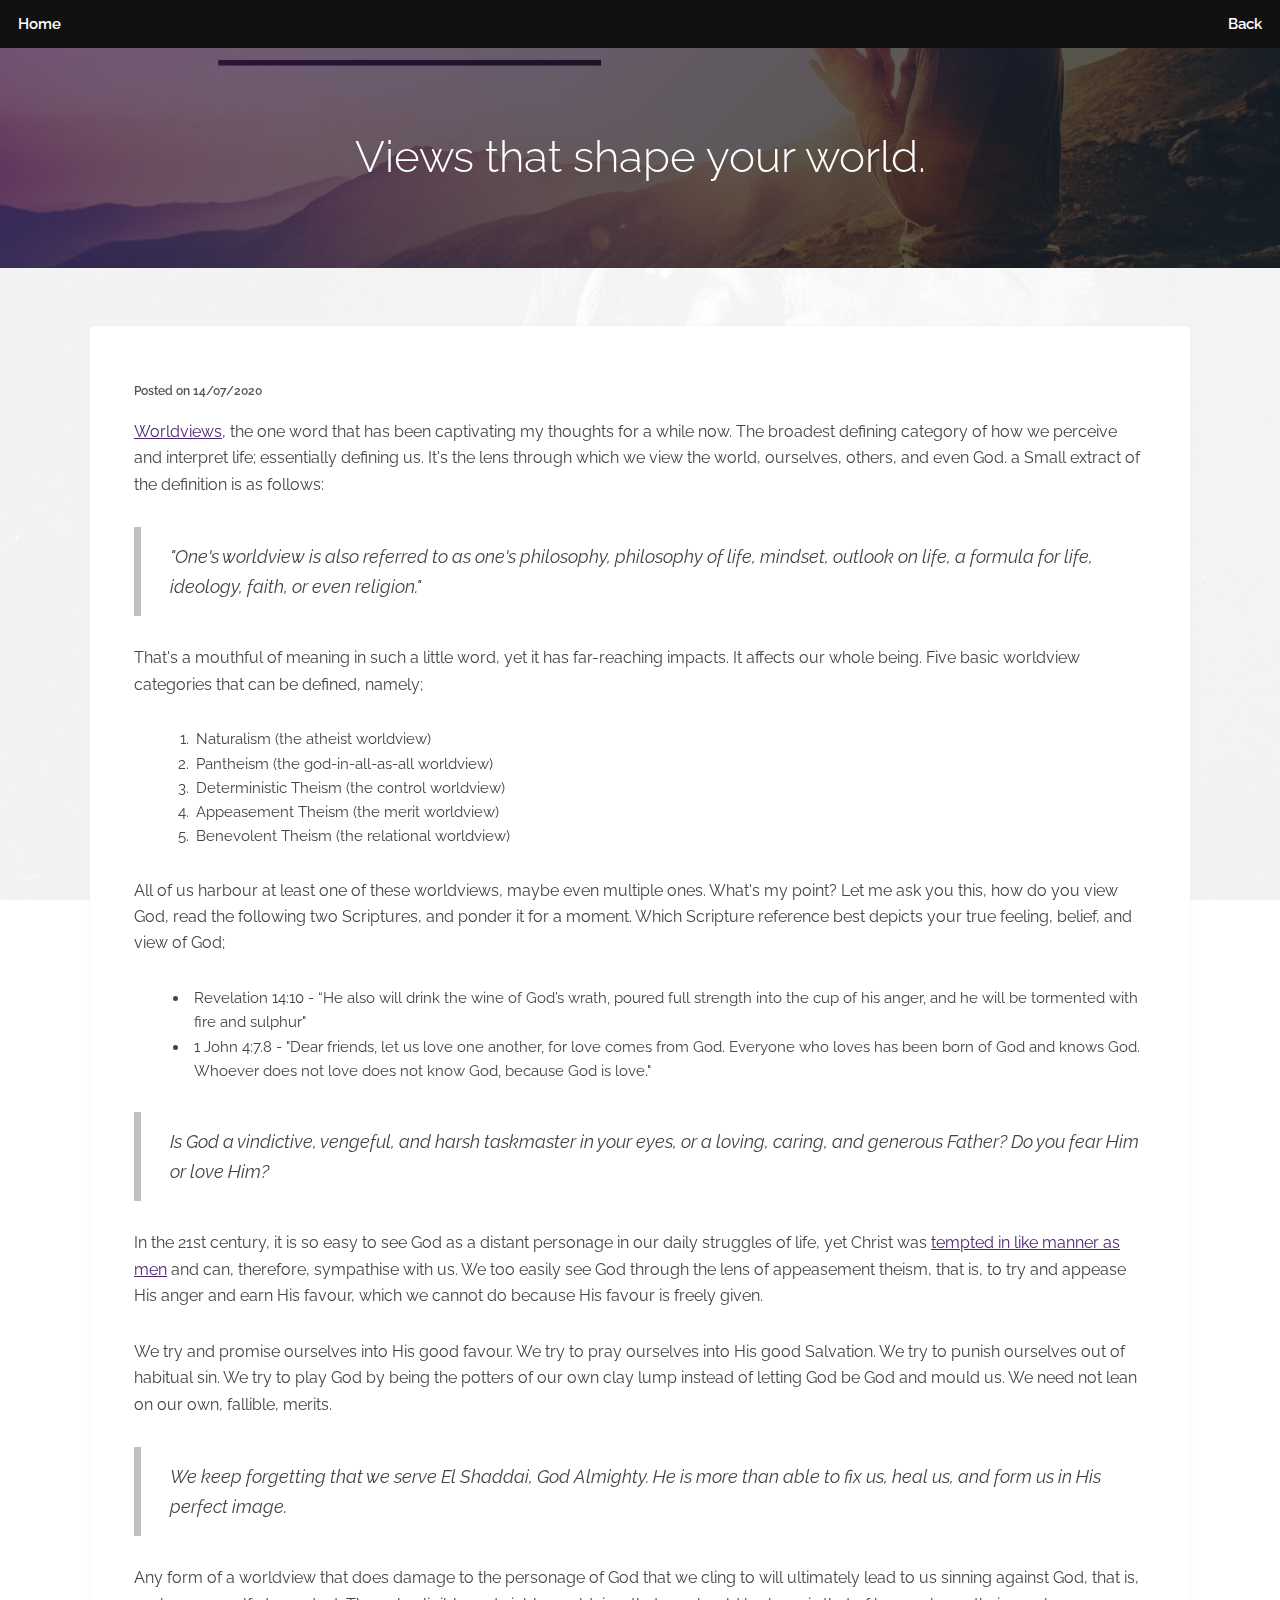
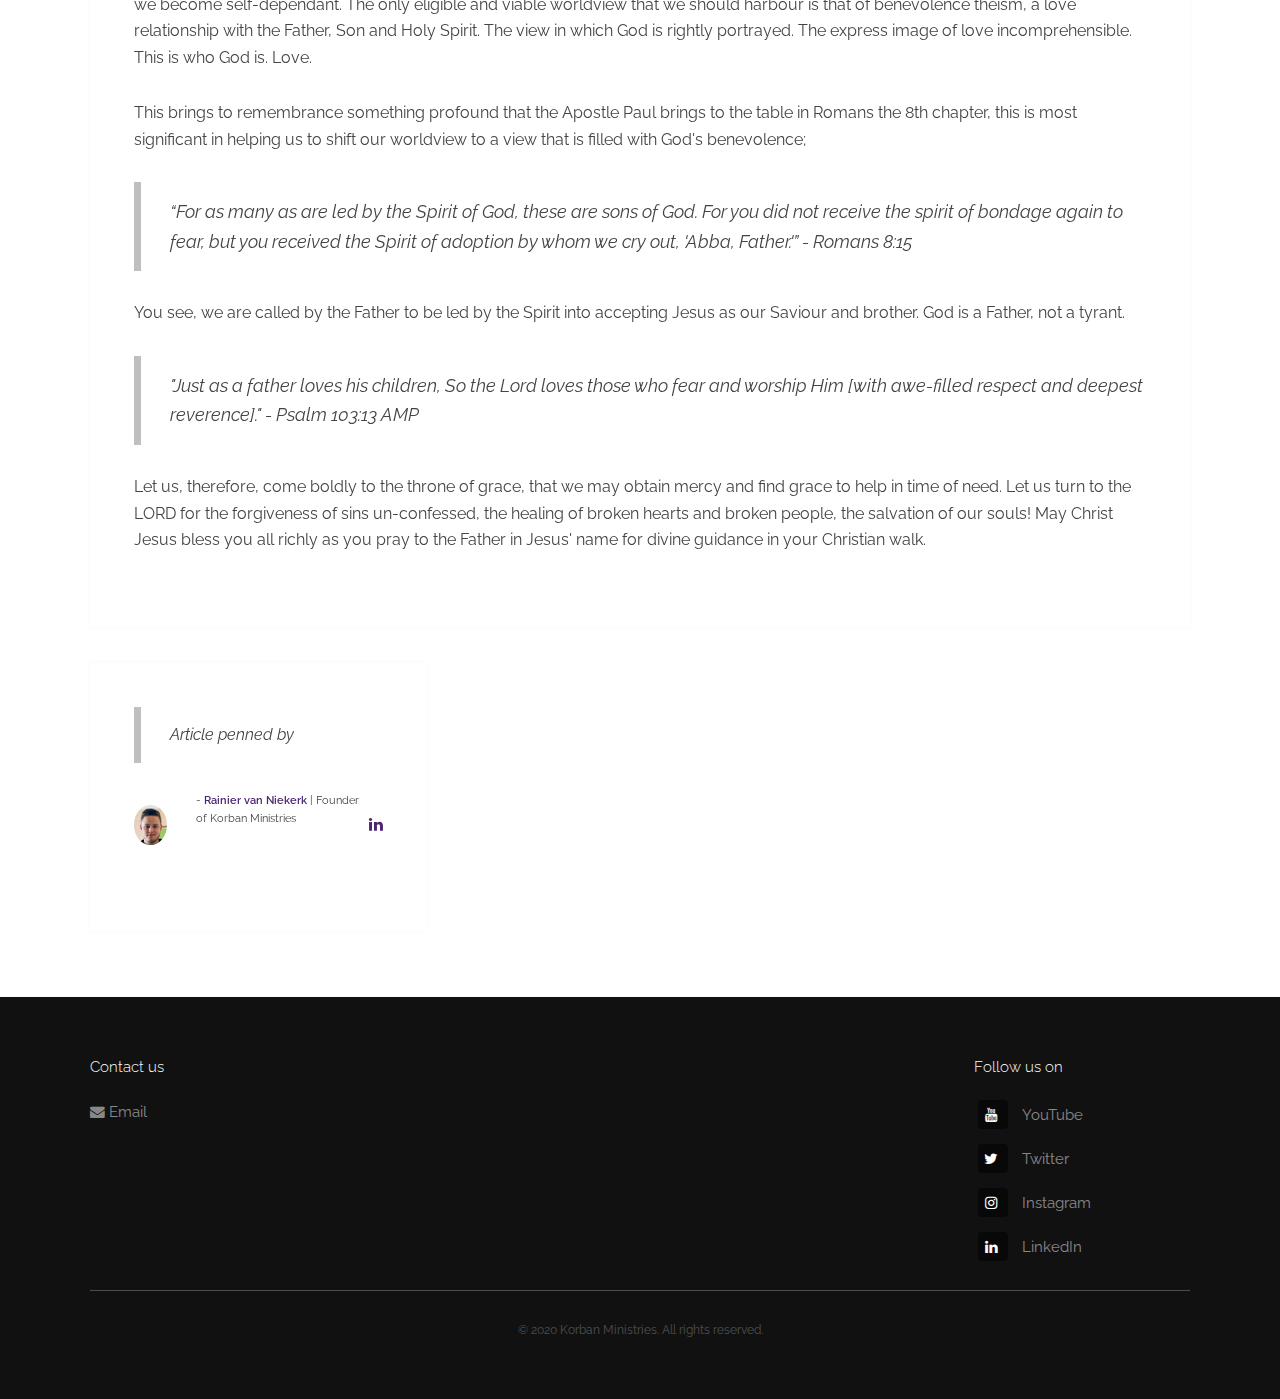
<file: src/articles/misc/worldviews.html>
<!DOCTYPE HTML>
<html lang="en">
	<style>
		.customHeader {
			background-image: linear-gradient(rgba(17, 17, 17, 0.25), rgba(17, 17, 17, 0.25)), url('../../images/articles/GodIsLove.jpg') !important;
        }
	</style>
	<head>
		<title>Worldviews</title>
		<link rel="canonical" href="https://korbanministries.co.za/articles/misc/worldviews.html">
		<link rel="apple-touch-icon" sizes="180x180" href="../../apple-touch-icon.png">
		<link rel="icon" type="image/png" sizes="32x32" href="../../favicon-32x32.png">
		<link rel="icon" type="image/png" sizes="16x16" href="../../favicon-16x16.png">
		<link rel="manifest" href="../../site.webmanifest">

        <link rel="stylesheet" href="../../assets/css/main.css" />
        <link rel="stylesheet" href="../../assets/css/custom.css" />
		
		<meta charset="utf-8" />
		<meta name="viewport" content="width=device-width, initial-scale=1, user-scalable=no" />
		<meta name="keywords" content="" />
		<meta property="og:title" content="Views that shape your world.">
		<meta property="og:description" content="The Word of God written by pasionate people.">
		<meta property="og:image" content="https://korbanministries.co.za/favicon.ico">
		<meta property="og:url" content="https://korbanministries.co.za">
		<meta name="twitter:card" content="summary_large_image">
		<meta name="twitter:image" content="https://korbanministries.co.za/android-chrome-512x512.png">

		<!-- Google AdSense -->
<!--		<script data-ad-client="ca-pub-4167876428570837" async src="https://pagead2.googlesyndication.com/pagead/js/adsbygoogle.js"></script>-->
    </head>
	<body class="is-preload">

		<!-- Header -->
        <header id="header">
            <a class="logo" href="../../index.html">Home</a>
            <a class="logo" style="float: right;" href="./other-landing.html">Back</a>
        </header>

		<!-- Heading -->
			<div id="heading" class="customHeader">
				<h1>Views that shape your world.</h1>
			</div>

		<!-- Main -->
        <section id="main" class="wrapper">
            <div class="inner">
                <div class="content">
                    <header>
                        <sub><strong>Posted on 14/07/2020</strong></sub>
                    </header>
                    <br/>
                    <p><a href="https://www.google.com/search?q=worldview&oq=worldview&aqs=chrome..69i57j0l5j46j69i60.1416j0j7&sourceid=chrome&ie=UTF-8" target="_blank" rel="noopener noreferrer">Worldviews</a>, 
                        the one word that has been captivating my thoughts for a while now. The broadest defining category of how we perceive and interpret life; 
                        essentially defining us. It's the lens through which we view the world, ourselves, others, and even God. a Small extract of the definition is as follows:
                    <p>
					<blockquote>"One's worldview is also referred to as one's philosophy, philosophy of life, mindset, outlook on life, a formula for life, ideology, faith, or even religion."</blockquote>
					<p>That's a mouthful of meaning in such a little word, yet it has far-reaching impacts. It affects our whole being. Five basic worldview categories that can be defined, namely;</p>
					<ol>
						<li>Naturalism (the atheist worldview)</li>
						<li>Pantheism (the god-in-all-as-all worldview)</li>
						<li>Deterministic Theism (the control worldview)</li>
						<li>Appeasement Theism (the merit worldview)</li>
						<li>Benevolent Theism (the relational worldview)</li>
					</ol>
					<p>All of us harbour at least one of these worldviews, maybe even multiple ones. What's my point? Let me ask you this, how do you view God, read the following two Scriptures, and ponder it for a moment. Which Scripture reference best depicts your true feeling, belief, and view of God;</p>
					<ul>
						<li>Revelation 14:10 - “He also will drink the wine of God’s wrath, poured full strength into the cup of his anger, and he will be tormented with fire and sulphur"</li>
						<li>1 John 4:7.8 - "Dear friends, let us love one another, for love comes from God. Everyone who loves has been born of God and knows God. Whoever does not love does not know God, because God is love."</li>
					</ul>
                    <blockquote>Is God a vindictive, vengeful, and harsh taskmaster in your eyes, or a loving, caring, and generous Father? Do you fear Him or love Him?</blockquote>
					<p>In the 21st century, it is so easy to see God as a distant personage in our daily struggles of life, yet Christ was 
						<a href="https://biblehub.com/hebrews/4-15.htm" target="_blank" rel="noopener noreferrer">tempted in like manner as men</a>
						and can, therefore, sympathise with us. We too easily see God through the lens of appeasement theism, that is, to try and appease His anger and earn His favour, which we cannot do because His favour is freely given.</p>
					<p>We try and promise ourselves into His good favour. We try to pray ourselves into His good Salvation. We try to punish ourselves out of habitual sin. We try to play God by being the potters of our own clay lump instead of letting God be God and mould us. We need not lean on our own, fallible, merits.</p>
                    <blockquote>We keep forgetting that we serve El Shaddai, God Almighty. He is more than able to fix us, heal us, and form us in His perfect image.</blockquote>
					<p>Any form of a worldview that does damage to the personage of God that we cling to will ultimately lead to us sinning against God, that is, we become self-dependant. The only eligible and viable worldview that we should harbour is that of benevolence theism, a love relationship with the Father, Son and Holy Spirit. The view in which God is rightly portrayed. The express image of love incomprehensible. This is who God is. Love.</p>
					<p>This brings to remembrance something profound that the Apostle Paul brings to the table in Romans the 8th chapter, this is most significant in helping us to shift our worldview to a view that is filled with God's benevolence;</p>
                    <blockquote>“For as many as are led by the Spirit of God, these are sons of God. For you did not receive the spirit of bondage again to fear, but you received the Spirit of adoption by whom we cry out, 'Abba, Father.'” - Romans 8:15</blockquote>
					<p>You see, we are called by the Father to be led by the Spirit into accepting Jesus as our Saviour and brother. God is a Father, not a tyrant.</p>
                    <blockquote>"Just as a father loves his children, So the Lord loves those who fear and worship Him [with awe-filled respect and deepest reverence]." - Psalm 103:13 AMP</blockquote>
					<p>Let us, therefore, come boldly to the throne of grace, that we may obtain mercy and find grace to help in time of need. Let us turn to the LORD for the forgiveness of sins un-confessed, the healing of broken hearts and broken people, the salvation of our souls! May Christ Jesus bless you all richly as you pray to the Father in Jesus' name for divine guidance in your Christian walk.</p>
                </div>
			</div>
			
			<!-- Written by -->
			<div class="inner">
                <div class="testimonials">
                    <section>
                        <div class="content">
                            <blockquote><p>Article penned by</p></blockquote>
                            <div class="author">
                                <div class="image">
                                    <img src="../../images/rainier.jpeg" alt="" />
                                </div>
                                <p class="credit">- <strong>Rainier van Niekerk</strong> | <span>Founder of Korban Ministries</span></p>
                                <p class="custom"><a class="icon fa-linkedin" href="https://www.linkedin.com/in/rainier-van-niekerk-732410152/detail/recent-activity/posts/" target="_blank"><span class="label">Icon</span></a></p>
                            </div>
                        </div>
                    </section>
                </div>
            </div>
        </section>

		<!-- Footer -->
		<footer id="footer">
			<div class="inner">
				<div class="content">
					<section>
						<h4>Contact us</h4>
						<ul class="alt">
							<li><a href="mailto:korbanministries@gmail.com"><i class="icon fa-envelope">&nbsp;</i>Email</a></li>
						</ul>
					</section>
					<section></section>
					<section>
                        <h4>Follow us on</h4>
                        <ul class="plain">
                            <li><a target="_blank" href="https://www.youtube.com/channel/UCbkArwD1sSOPsq6CxxNq0Hg"><i class="icon fa-youtube">&nbsp;</i>YouTube</a></li>
                            <li><a target="_blank" href="https://twitter.com/KorbanMinistry/"><i class="icon fa-twitter">&nbsp;</i>Twitter</a></li>
                            <li><a target="_blank" href="https://www.instagram.com/korban_ministries/"><i class="icon fa-instagram">&nbsp;</i>Instagram</a></li>
                            <li><a target="_blank" href="https://www.linkedin.com/in/rainier-van-niekerk-732410152/detail/recent-activity/posts/"><i class="icon fa-linkedin">&nbsp;</i>LinkedIn</a></li>
                        </ul>
                    </section>
				</div>
				<div id="footerContent" class="copyright">
					&copy; 2020 Korban Ministries. All rights reserved.
				</div>
			</div>
		</footer>

		<!-- Scripts -->
			<script src="../../assets/js/jquery.min.js"></script>
			<script src="../../assets/js/browser.min.js"></script>
			<script src="../../assets/js/breakpoints.min.js"></script>
			<script src="../../assets/js/util.js"></script>
			<script src="../../assets/js/main.js"></script>

	</body>
</html>
</file>
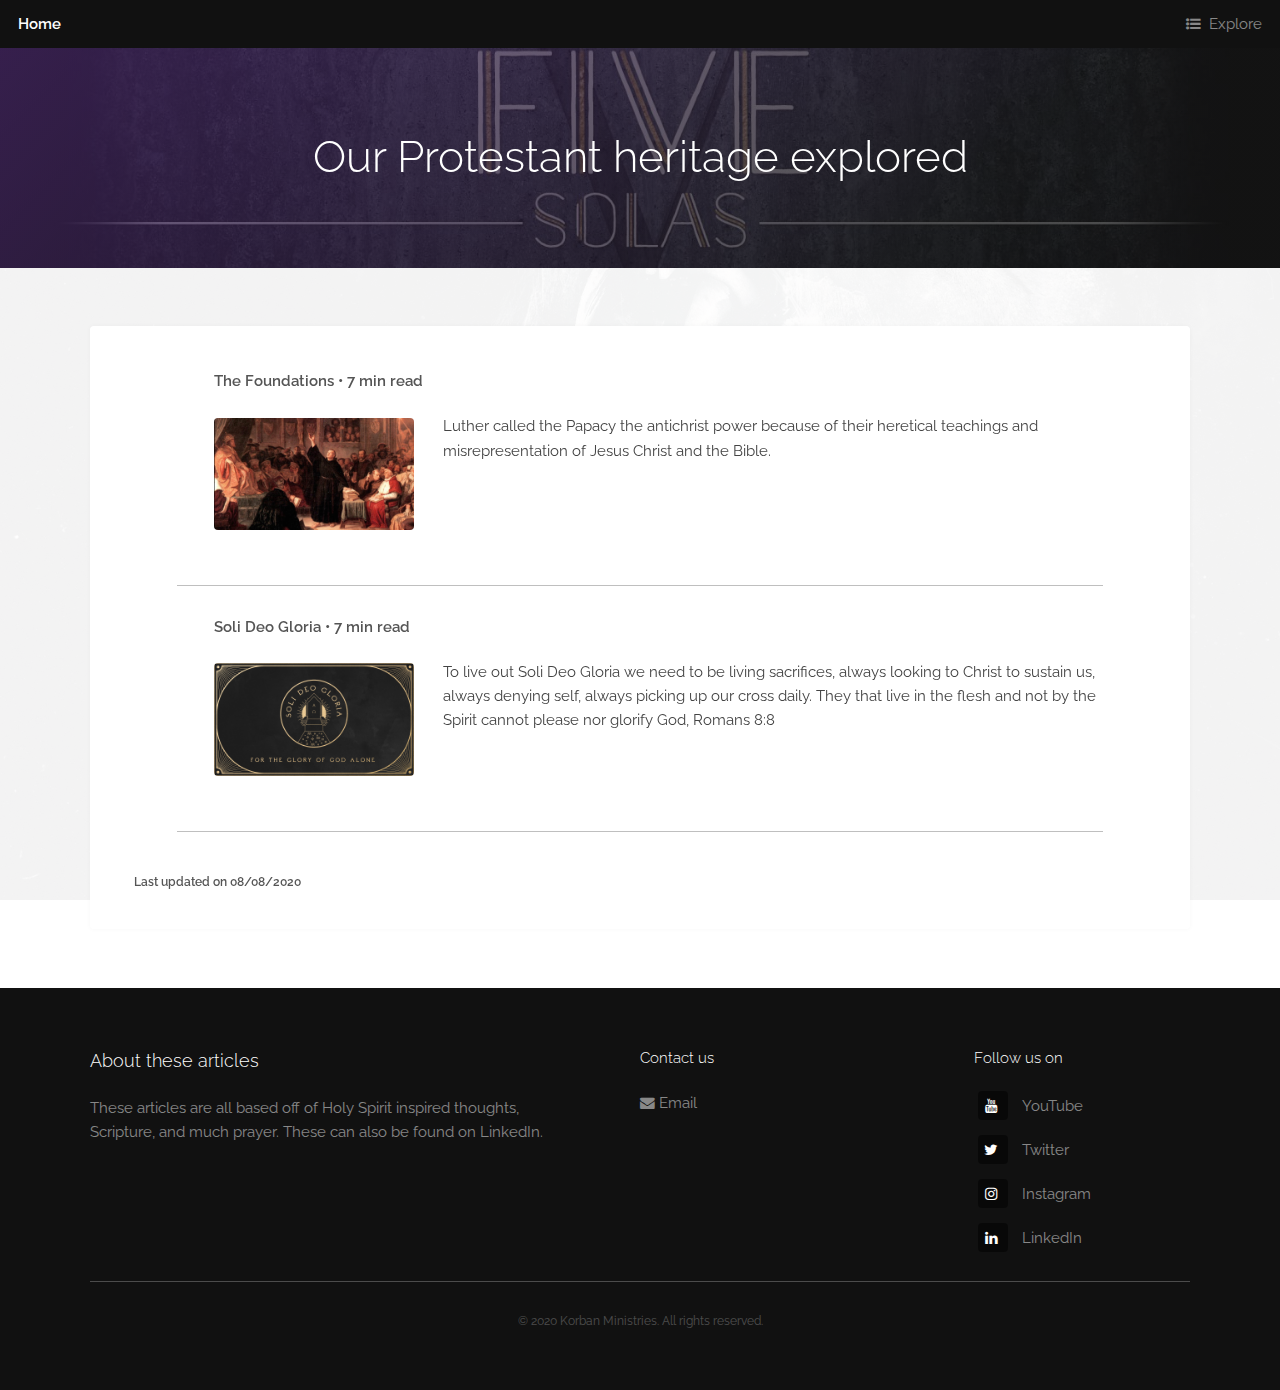
<file: src/articles/protestant-solas/solas-landing.html>
<!DOCTYPE HTML>
<html lang="en">
    <style>
        .customHeader {
            background-image: linear-gradient(rgba(17, 17, 17, 0.25), rgba(17, 17, 17, 0.25)), url('../../images/protestant-solas/the_five_solas_alt.jpeg') !important;
        }
    </style>
    <head>
        <title>5 Solas of Protestantism</title>
        <link rel="apple-touch-icon" sizes="180x180" href="../../apple-touch-icon.png">
        <link rel="icon" type="image/png" sizes="32x32" href="../../favicon-32x32.png">
        <link rel="icon" type="image/png" sizes="16x16" href="../../favicon-16x16.png">
        <link rel="manifest" href="../../site.webmanifest">
        <link rel="stylesheet" href="../../assets/css/custom.css" />
        <link rel="stylesheet" href="../../assets/css/main.css" />

        <meta charset="utf-8" />
        <meta name="viewport" content="width=device-width, initial-scale=1.0, user-scalable=no" />
        <meta name="keywords" content="" />
        <meta name="description" content="The Word of God brought to you by Jesus-loving, prophecy inspired and insanely passionate people. We aim to help you meet Jesus, accept the salvation He freely offers, and fall just as deeply in love with Him as we have." />
        <meta property="og:title" content="Articles" />
        <meta property="og:description" content="The Word of God brought to you by Jesus-loving, prophecy inspired and insanely passionate people. We aim to help you meet Jesus, accept the salvation He freely offers, and fall just as deeply in love with Him as we have." />
        <meta property="og:image" content="https://korbanministries.co.za/favicon.ico" />
        <meta property="og:url" content="https://korbanministries.co.za" />
        <meta name="twitter:card" content="summary_large_image" />
        <meta name="twitter:image" content="https://korbanministries.co.za/android-chrome-512x512.png" />
    </head>
    <body class="is-preload">

    <!-- Header -->
    <header id="header">
        <a style="float: left;" class="logo" href="../../index.html">Home</a>
        <nav>
            <a href="#menu">Explore</a>
        </nav>
    </header>

    <!-- Nav -->
    <nav id="menu">
        <ul class="links">
            <li><a href="../articles-landing.html">Articles</a></li>
            <li><a href="../../bible_studies/mega_studies.html">Bible Studies</a></li>
        </ul>
    </nav>


    <!-- Heading -->
    <div id="heading" class="customHeader">
        <h1>Our Protestant heritage explored</h1>
    </div>

    <!-- Main -->
    <section id="main" class="wrapper">
        <div class="inner">
            <div class="content">
                <div class="row">
                    <div class="col-11">
                        <div class="articleHoverBadge">
                            <section>
                                <h4><strong>The Foundations • 7 min read</strong></h4>
                                <figure>
                                    <span class="custom image left">
                                        <a href="./the-foundations.html"><img class="customImg" src="../../images/protestant-solas/luther_before_the_diet.jpeg" alt="" /></a>
                                    </span>
                                    <figcaption style="padding-left: 2%;">Luther called the Papacy the antichrist power because of their heretical teachings and misrepresentation of Jesus Christ and the Bible.</figcaption>
                                </figure>
                            </section>
                        </div>
                        <hr/>

                        <div class="articleHoverBadge">
                            <section>
                                <h4><strong>Soli Deo Gloria • 7 min read</strong></h4>
                                <figure>
                                    <span class="custom image left">
                                        <a href="./soli-deo-gloria.html"><img class="customImg" src="../../images/protestant-solas/soli_deo_gloria.jpeg" alt="" /></a>
                                    </span>
                                    <figcaption style="padding-left: 2%;">To live out Soli Deo Gloria we need to be living sacrifices, always looking to Christ to sustain us, always denying self, always picking up our cross daily. They that live in the flesh and not by the Spirit cannot please nor glorify God, Romans 8:8</figcaption>
                                </figure>
                            </section>
                        </div>
                        <hr/>
                    </div>
                </div>
                <sub><strong>Last updated on 08/08/2020</strong></sub>
            </div>
        </div>
    </section>

    <!-- Footer -->
    <footer id="footer">
        <div class="inner">
            <div class="content">
                <section>
                    <h3>About these articles</h3>
                    <p>These articles are all based off of Holy Spirit inspired thoughts, Scripture, and much prayer. These can also be found on LinkedIn.</p>
                </section>
                <section>
                    <h4>Contact us</h4>
                    <ul class="alt">
                        <li><a href="mailto:korbanministries@gmail.com"><i class="icon fa-envelope">&nbsp;</i>Email</a></li>
                    </ul>
                </section>
                <section>
                    <h4>Follow us on</h4>
                    <ul class="plain">
                        <li><a target="_blank" href="https://www.youtube.com/channel/UCbkArwD1sSOPsq6CxxNq0Hg"><i class="icon fa-youtube">&nbsp;</i>YouTube</a></li>
                        <li><a target="_blank" href="https://twitter.com/KorbanMinistry/"><i class="icon fa-twitter">&nbsp;</i>Twitter</a></li>
                        <li><a target="_blank" href="https://www.instagram.com/korban_ministries/"><i class="icon fa-instagram">&nbsp;</i>Instagram</a></li>
                        <li><a target="_blank" href="https://www.linkedin.com/in/rainier-van-niekerk-732410152/detail/recent-activity/posts/"><i class="icon fa-linkedin">&nbsp;</i>LinkedIn</a></li>
                    </ul>
                </section>
            </div>
            <div id="footerContent" class="copyright">
                &copy; 2020 Korban Ministries. All rights reserved.
            </div>
        </div>
    </footer>

    <!-- Scripts  -->
    <script src="../../assets/js/jquery.min.js"></script>
    <script src="../../assets/js/browser.min.js"></script>
    <script src="../../assets/js/breakpoints.min.js"></script>
    <script src="../../assets/js/util.js"></script>
    <script src="../../assets/js/main.js"></script>
    </body>
</html>
</file>
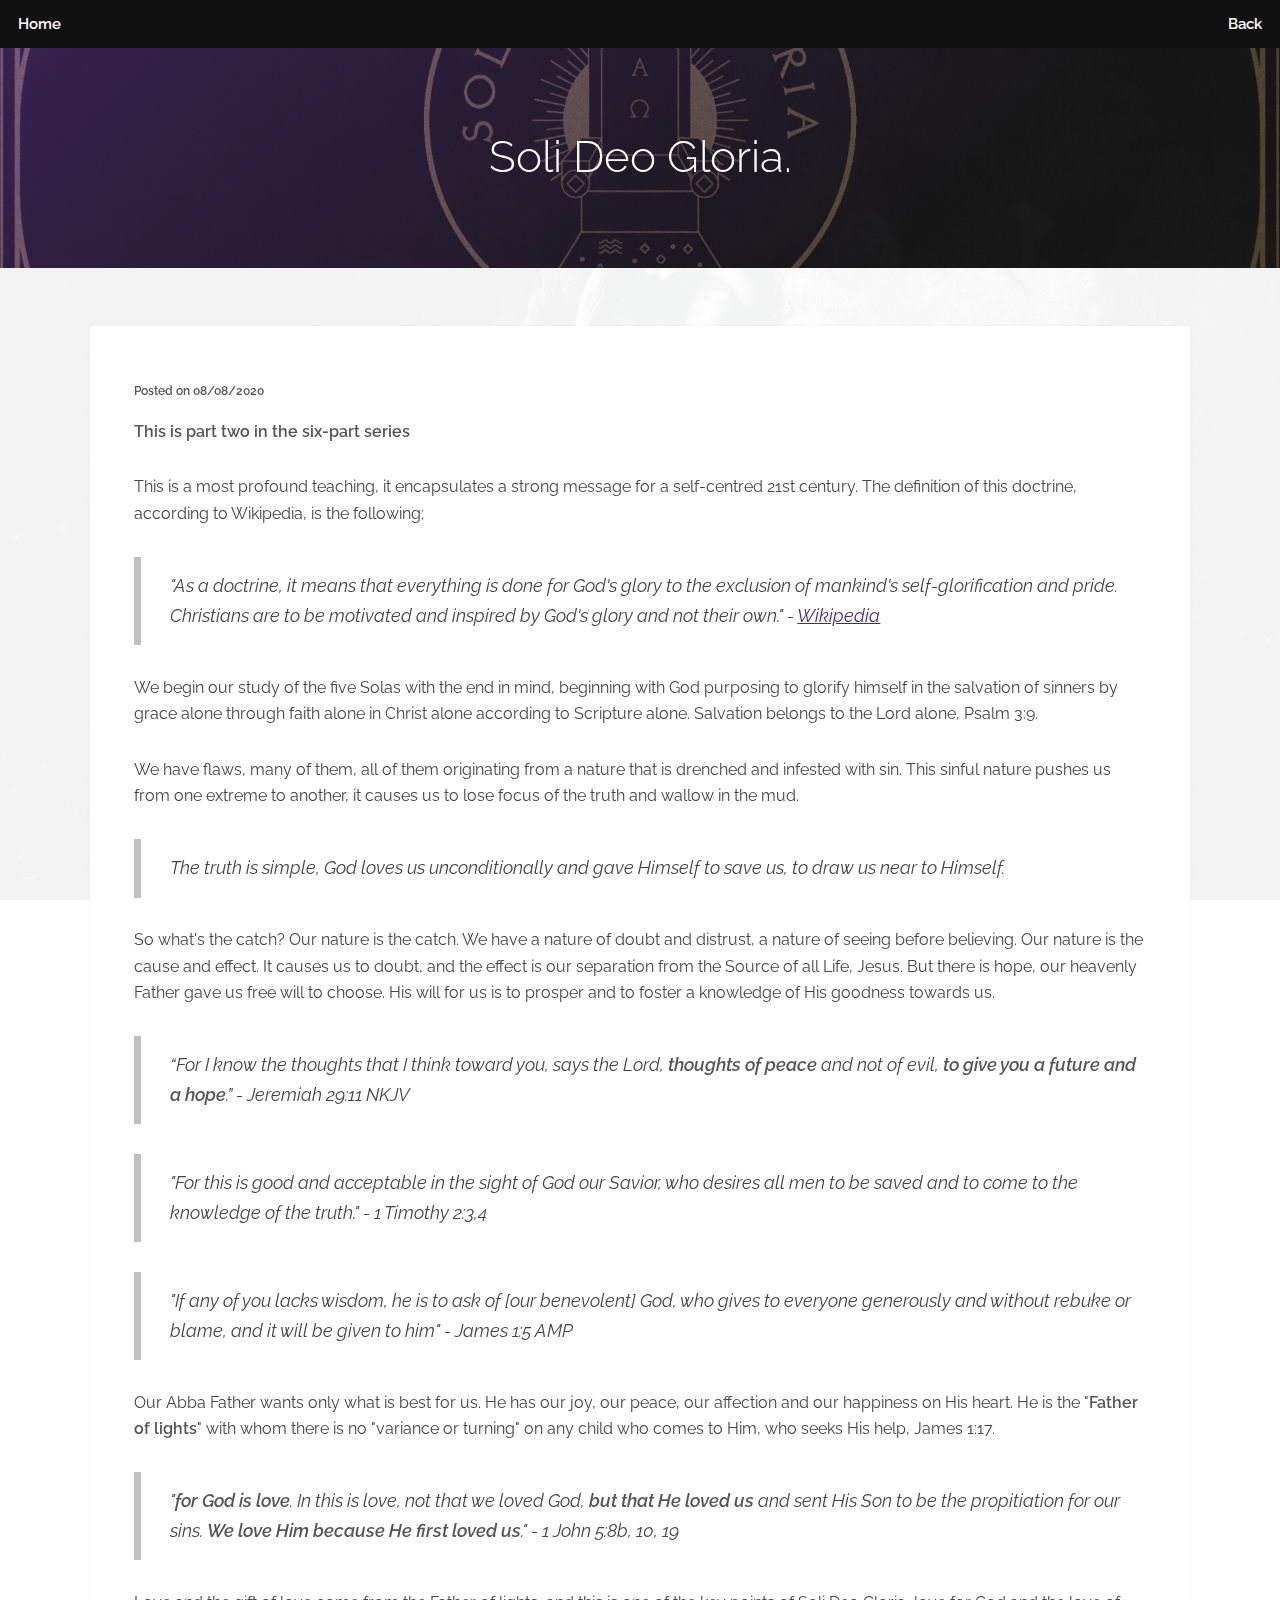
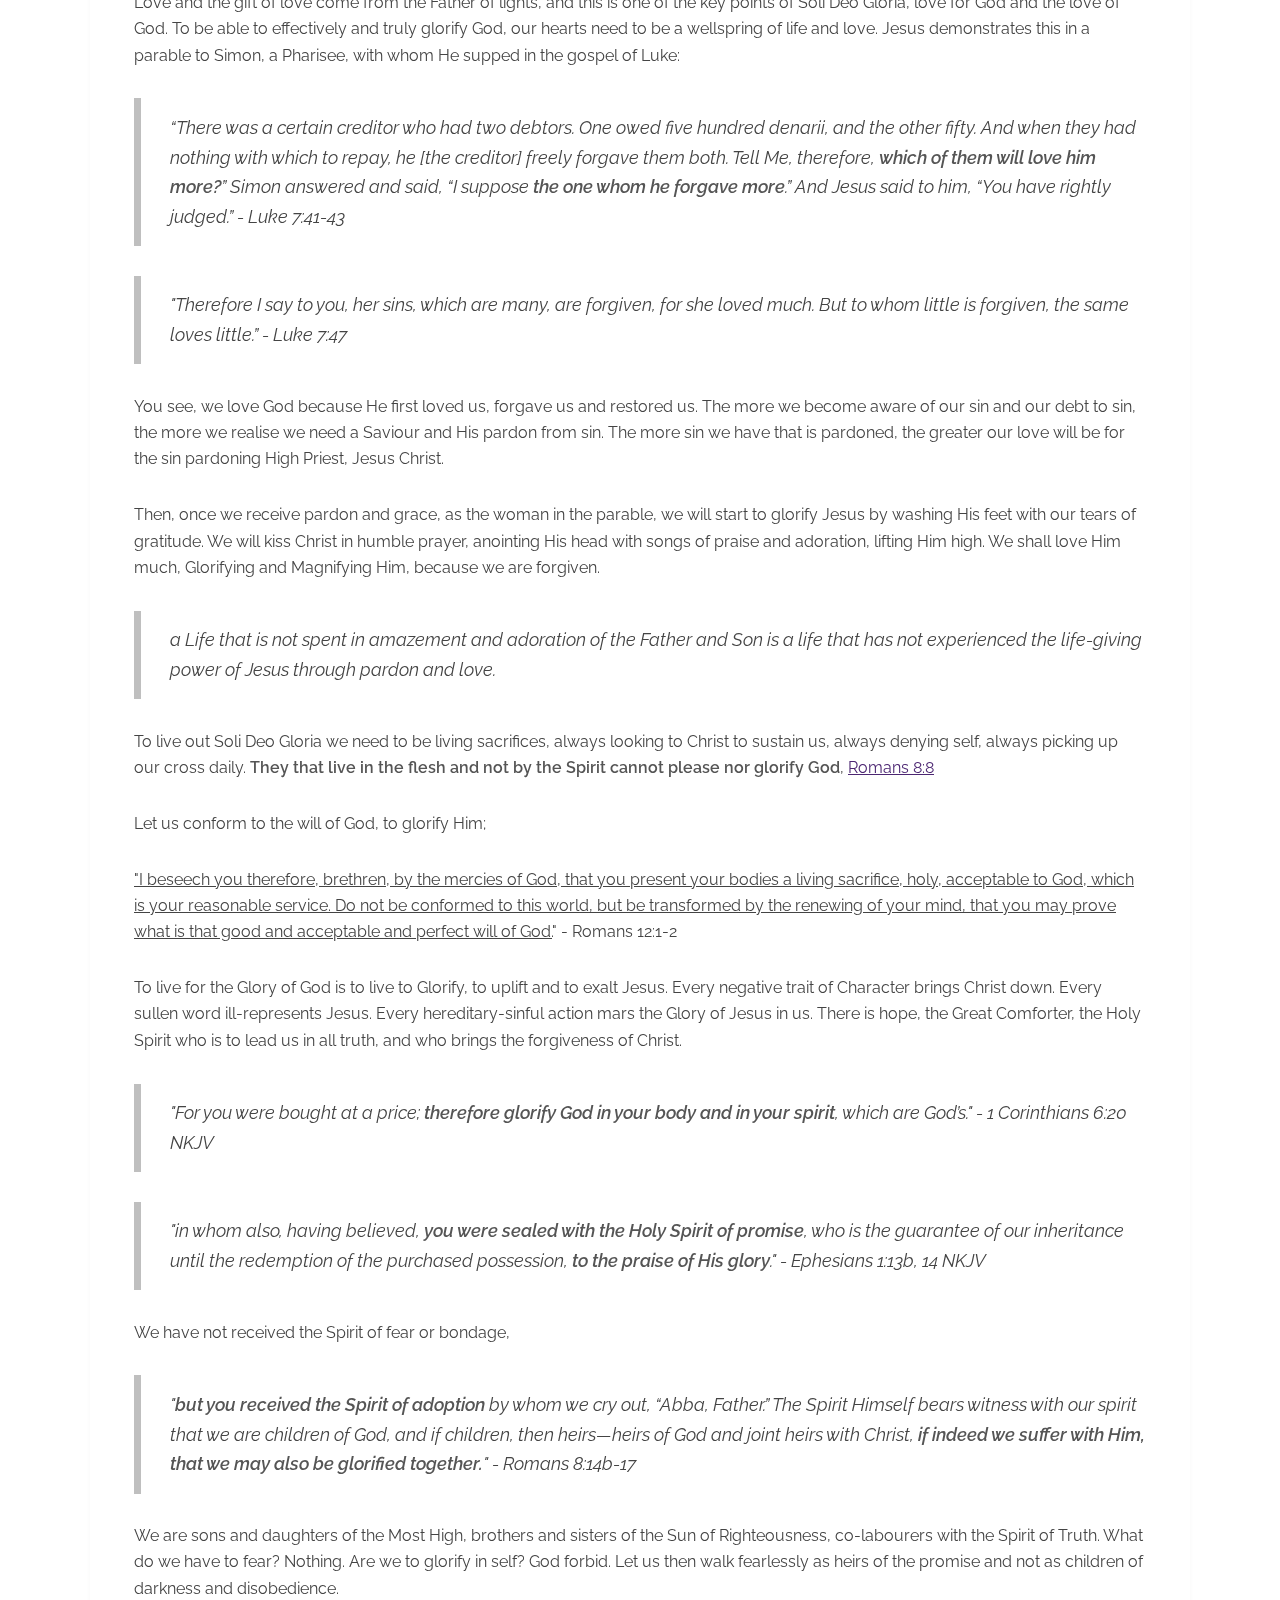
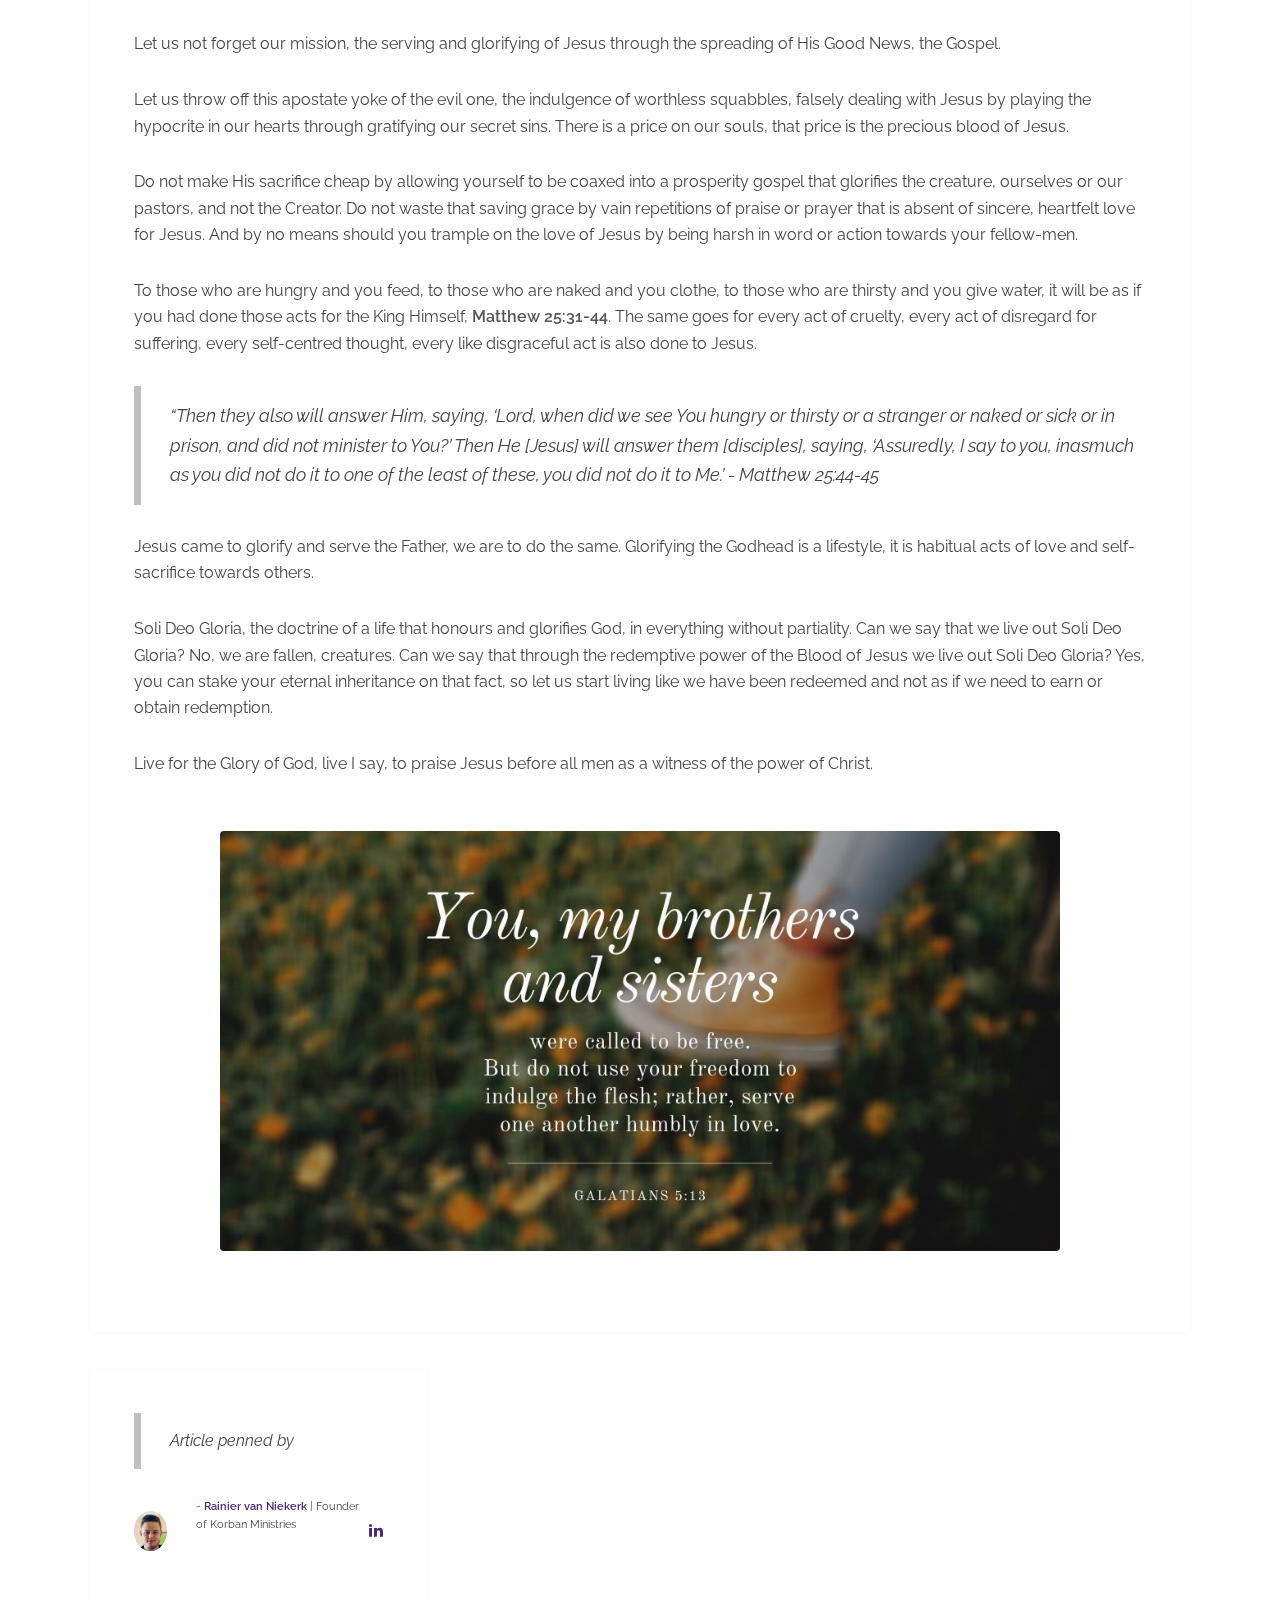
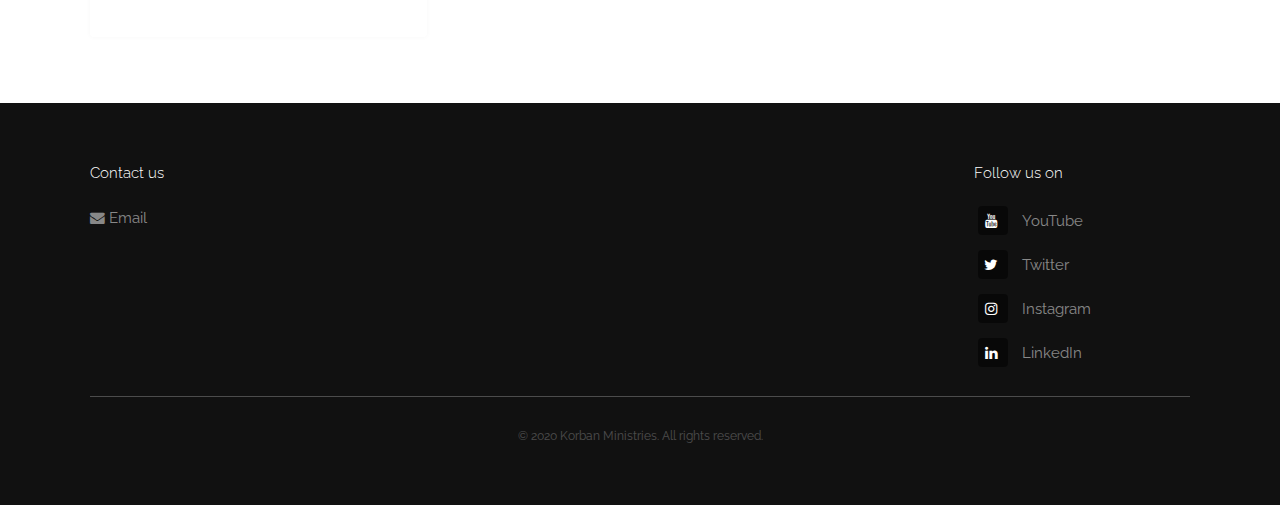
<file: src/articles/protestant-solas/soli-deo-gloria.html>
<!DOCTYPE HTML>
<html lang="en">
    <style>
        .customHeader {
            background-image: linear-gradient(rgba(17, 17, 17, 0.25), rgba(17, 17, 17, 0.25)), url('../../images/protestant-solas/soli_deo_gloria.jpeg') !important;
        }
    </style>
    <head>
        <title>Soli Deo Gloria</title>
        <link rel="apple-touch-icon" sizes="180x180" href="../../apple-touch-icon.png" />
        <link rel="icon" type="image/png" sizes="32x32" href="../../favicon-32x32.png" />
        <link rel="icon" type="image/png" sizes="16x16" href="../../favicon-16x16.png" />

        <link rel="manifest" href="../../site.webmanifest" />
        <link rel="stylesheet" href="../../assets/css/main.css" />
        <link rel="stylesheet" href="../../assets/css/custom.css" />

        <meta charset="utf-8" />
        <meta name="viewport" content="width=device-width, initial-scale=1, user-scalable=no" />
        <meta name="keywords" content="" />
        <meta property="og:title" content="The Foundations.">
        <meta property="og:description" content="Soli Deo Gloria, the doctrine of a life that Glorifies the Godhead." />

        <meta property="og:image" content="https://korbanministries.co.za/images/protestant-solas/soli_deo_gloria.jpeg" />
        <meta property="og:url" content="https://www.korbanministries.co.za/articles/protestant-solas/soli-deo-gloria.html" />

        <meta name="twitter:card" content="summary_large_image" />
        <meta name="twitter:image" content="https://korbanministries.co.za/images/protestant-solas/soli_deo_gloria.jpeg" />
    </head>

    <body class="is-preload">

        <!-- Header -->
        <header id="header">
            <a class="logo" href="../../index.html">Home</a>
            <a class="logo" style="float: right;" href="./solas-landing.html">Back</a>
        </header>

        <!-- Heading -->
        <div id="heading" class="customHeader">
            <h1>Soli Deo Gloria.</h1>
        </div>

        <!-- Main -->
        <section id="main" class="wrapper">
            <div class="inner">
                <div class="content">
                    <header>
                        <sub><strong>Posted on 08/08/2020</strong></sub>
                    </header>
                    <br/>
                    <div class="row">
                        <div class="col-12-medium">
                            <p><strong>This is part two in the six-part series</strong></p>
                            <p>This is a most profound teaching, it encapsulates a strong message for a self-centred 21st century. The definition of this doctrine, according to Wikipedia, is the following;</p>
                            <blockquote>
                                "As a doctrine, it means that everything is done for God's glory to the exclusion of mankind's self-glorification and pride.
                                Christians are to be motivated and inspired by God's glory and not their own." - <a href="https://en.wikipedia.org/wiki/Soli_Deo_gloria" target="_blank" rel="noopener noreferrer">Wikipedia</a>
                            </blockquote>
                            <p>We begin our study of the five Solas with the end in mind, beginning with God purposing to glorify himself in the salvation of sinners by grace alone through faith alone in Christ alone according to Scripture alone. Salvation belongs to the Lord alone, Psalm 3:9.</p>
                            <p>We have flaws, many of them, all of them originating from a nature that is drenched and infested with sin. This sinful nature pushes us from one extreme to another, it causes us to lose focus of the truth and wallow in the mud.</p>
                            <blockquote>The truth is simple, God loves us unconditionally and gave Himself to save us, to draw us near to Himself.</blockquote>
                            <p>So what's the catch? Our nature is the catch. We have a nature of doubt and distrust, a nature of seeing before believing. Our nature is the cause and effect. It causes us to doubt, and the effect is our separation from the Source of all Life, Jesus. But there is hope, our heavenly Father gave us free will to choose. His will for us is to prosper and to foster a knowledge of His goodness towards us.</p>
                            <blockquote>
                                “For I know the thoughts that I think toward you, says the Lord, <strong>thoughts of peace</strong> and not of evil,
                                <strong>to give you a future and a hope</strong>.” - Jeremiah 29:11 NKJV
                            </blockquote>
                            <blockquote>"For this is good and acceptable in the sight of God our Savior, who desires all men to be saved and to come to the knowledge of the truth." - 1 Timothy 2:3,4</blockquote>
                            <blockquote>"If any of you lacks wisdom, he is to ask of [our benevolent] God, who gives to everyone generously and without rebuke or blame, and it will be given to him" - James 1:5 AMP</blockquote>
                            <p>
                                Our Abba Father wants only what is best for us. He has our joy, our peace, our affection and our happiness on His heart.
                                He is the "<strong>Father of lights</strong>" with whom there is no "variance or turning" on any child who comes to Him, who seeks His help, James 1:17.
                            </p>
                            <blockquote>
                                "<strong>for God is love</strong>. In this is love, not that we loved God,
                                <strong>but that He loved us</strong> and sent His Son to be the propitiation for our sins.
                                <strong>We love Him because He first loved us</strong>." - 1 John 5:8b, 10, 19
                            </blockquote>

                            <p>Love and the gift of love come from the Father of lights, and this is one of the key points of Soli Deo Gloria, love for God and the love of God. To be able to effectively and truly glorify God, our hearts need to be a wellspring of life and love. Jesus demonstrates this in a parable to Simon, a Pharisee, with whom He supped in the gospel of Luke:</p>
                            <blockquote>
                                “There was a certain creditor who had two debtors.
                                One owed five hundred denarii, and the other fifty.
                                And when they had nothing with which to repay, he [the creditor] freely forgave them both.
                                Tell Me, therefore, <strong>which of them will love him more?</strong>”
                                Simon answered and said, “I suppose <strong>the one whom he forgave more</strong>.” And Jesus said to him, “You have rightly judged.” - Luke 7:41-43
                            </blockquote>
                            <blockquote>"Therefore I say to you, her sins, which are many, are forgiven, for she loved much. But to whom little is forgiven, the same loves little.” - Luke 7:47</blockquote>
                            <p>You see, we love God because He first loved us, forgave us and restored us. The more we become aware of our sin and our debt to sin, the more we realise we need a Saviour and His pardon from sin. The more sin we have that is pardoned, the greater our love will be for the sin pardoning High Priest, Jesus Christ.</p>
                            <p>Then, once we receive pardon and grace, as the woman in the parable, we will start to glorify Jesus by washing His feet with our tears of gratitude. We will kiss Christ in humble prayer, anointing His head with songs of praise and adoration, lifting Him high. We shall love Him much, Glorifying and Magnifying Him, because we are forgiven.</p>
                            <blockquote>a Life that is not spent in amazement and adoration of the Father and Son is a life that has not experienced the life-giving power of Jesus through pardon and love.</blockquote>

                            <p>
                                To live out Soli Deo Gloria we need to be living sacrifices, always looking to Christ to sustain us, always denying self, always picking up our cross daily.
                                <strong>They that live in the flesh and not by the Spirit cannot please nor glorify God</strong>,
                                <a href="https://www.biblegateway.com/passage/?search=Romans+8%3A8&version=AMP" target="_blank" rel="noopener noreferrer">Romans 8:8</a>
                            </p>
                            <p>Let us conform to the will of God, to glorify Him;</p>
                            <p><u>"I beseech you therefore, brethren, by the mercies of God, that you present your bodies a living sacrifice, holy, acceptable to God, which is your reasonable service. Do not be conformed to this world, but be transformed by the renewing of your mind, that you may prove what is that good and acceptable and perfect will of God.</u>" - Romans 12:1-2</p>
                            <p>To live for the Glory of God is to live to Glorify, to uplift and to exalt Jesus. Every negative trait of Character brings Christ down. Every sullen word ill-represents Jesus. Every hereditary-sinful action mars the Glory of Jesus in us. There is hope, the Great Comforter, the Holy Spirit who is to lead us in all truth, and who brings the forgiveness of Christ.</p>
                            <blockquote>
                                "For you were bought at a price; <strong>therefore glorify God in your body and in your spirit</strong>, which are God’s." - 1 Corinthians 6:20 NKJV
                            </blockquote>
                            <blockquote>
                                "in whom also, having believed, <strong>you were sealed with the Holy Spirit of promise</strong>,
                                who is the guarantee of our inheritance until the redemption of the purchased possession,
                                <strong>to the praise of His glory</strong>." - Ephesians 1:13b, 14 NKJV
                            </blockquote>

                            <p>We have not received the Spirit of fear or bondage,</p>
                            <blockquote>
                                "<strong>but you received the Spirit of adoption</strong> by whom we cry out, “Abba, Father.”
                                The Spirit Himself bears witness with our spirit that we are children of God, and if children,
                                then heirs—heirs of God and joint heirs with Christ,
                                <strong>if indeed we suffer with Him, that we may also be glorified together.</strong>" - Romans 8:14b-17
                            </blockquote>
                            <p>We are sons and daughters of the Most High, brothers and sisters of the Sun of Righteousness, co-labourers with the Spirit of Truth. What do we have to fear? Nothing. Are we to glorify in self? God forbid. Let us then walk fearlessly as heirs of the promise and not as children of darkness and disobedience.</p>
                            <p>Let us not forget our mission, the serving and glorifying of Jesus through the spreading of His Good News, the Gospel.</p>
                            <p>Let us throw off this apostate yoke of the evil one, the indulgence of worthless squabbles, falsely dealing with Jesus by playing the hypocrite in our hearts through gratifying our secret sins. There is a price on our souls, that price is the precious blood of Jesus. </p>
                            <p>Do not make His sacrifice cheap by allowing yourself to be coaxed into a prosperity gospel that glorifies the creature, ourselves or our pastors, and not the Creator. Do not waste that saving grace by vain repetitions of praise or prayer that is absent of sincere, heartfelt love for Jesus. And by no means should you trample on the love of Jesus by being harsh in word or action towards your fellow-men.</p>
                            <p>
                                To those who are hungry and you feed, to those who are naked and you clothe, to those who are thirsty and you give water, it will be as if you had done those acts for the King Himself, <strong>Matthew 25:31-44</strong>.
                                The same goes for every act of cruelty, every act of disregard for suffering, every self-centred thought, every like disgraceful act is also done to Jesus.
                            </p>
                            <blockquote>“Then they also will answer Him, saying, ‘Lord, when did we see You hungry or thirsty or a stranger or naked or sick or in prison, and did not minister to You?’ Then He [Jesus] will answer them [disciples], saying, ‘Assuredly, I say to you, inasmuch as you did not do it to one of the least of these, you did not do it to Me.’ - Matthew 25:44-45</blockquote>
                            <p>Jesus came to glorify and serve the Father, we are to do the same. Glorifying the Godhead is a lifestyle, it is habitual acts of love and self-sacrifice towards others.</p>
                            <p>Soli Deo Gloria, the doctrine of a life that honours and glorifies God, in everything without partiality. Can we say that we live out Soli Deo Gloria? No, we are fallen, creatures. Can we say that through the redemptive power of the Blood of Jesus we live out Soli Deo Gloria? Yes, you can stake your eternal inheritance on that fact, so let us start living like we have been redeemed and not as if we need to earn or obtain redemption.</p>
                            <p>Live for the Glory of God, live I say, to praise Jesus before all men as a witness of the power of Christ.</p>
                            <br/>
                            <!--Footnote Picture-->
                            <div class="row">
                                <div class="col-10 col-12-medium">
                                    <p>
                                        <a href="../../images/protestant-solas/soli_deo_end_picture.jpeg" target="_blank" rel="noopener noreferrer">
                                            <span class="image"><img style="object-fit: scale-down; max-width: 100%" src="../../images/protestant-solas/soli_deo_end_picture.jpeg" alt="" /></span>
                                        </a>
                                    </p>
                                </div>
                            </div>
                        </div>
                    </div>
                </div>
            </div>

            <!-- Written by -->
            <div class="inner">
                <div class="testimonials">
                    <section>
                        <div class="content">
                            <blockquote><p>Article penned by</p></blockquote>
                            <div class="author">
                                <div class="image">
                                    <img src="../../images/rainier.jpeg" alt="" />
                                </div>
                                <p class="credit">- <strong>Rainier van Niekerk</strong> | <span>Founder of Korban Ministries</span></p>
                                <p class="custom "><a class="icon fa-linkedin" href="https://www.linkedin.com/in/rainier-van-niekerk-732410152/detail/recent-activity/posts/" target="_blank"><span class="label">&nbsp;</span></a></p>
                            </div>
                        </div>
                    </section>
                </div>
            </div>
        </section>

        <!-- Footer -->
        <footer id="footer">
            <div class="inner">
                <div class="content">
                    <section>
                        <h4>Contact us</h4>
                        <ul class="alt">
                            <li><a href="mailto:korbanministries@gmail.com"><i class="icon fa-envelope">&nbsp;</i>Email</a></li>
                        </ul>
                    </section>
                    <section></section>
                    <section>
                        <h4>Follow us on</h4>
                        <ul class="plain">
                            <li><a target="_blank" href="https://www.youtube.com/channel/UCbkArwD1sSOPsq6CxxNq0Hg"><i class="icon fa-youtube">&nbsp;</i>YouTube</a></li>
                            <li><a target="_blank" href="https://twitter.com/KorbanMinistry/"><i class="icon fa-twitter">&nbsp;</i>Twitter</a></li>
                            <li><a target="_blank" href="https://www.instagram.com/korban_ministries/"><i class="icon fa-instagram">&nbsp;</i>Instagram</a></li>
                            <li><a target="_blank" href="https://www.linkedin.com/in/rainier-van-niekerk-732410152/detail/recent-activity/posts/"><i class="icon fa-linkedin">&nbsp;</i>LinkedIn</a></li>
                        </ul>
                    </section>
                </div>
                <div id="footerContent" class="copyright">
                    &copy; 2020 Korban Ministries. All rights reserved.
                </div>
            </div>
        </footer>

        <!-- Scripts -->
        <script src="../../assets/js/jquery.min.js"></script>
        <script src="../../assets/js/browser.min.js"></script>
        <script src="../../assets/js/breakpoints.min.js"></script>
        <script src="../../assets/js/util.js"></script>
        <script src="../../assets/js/main.js"></script>

    </body>
</html>
</file>
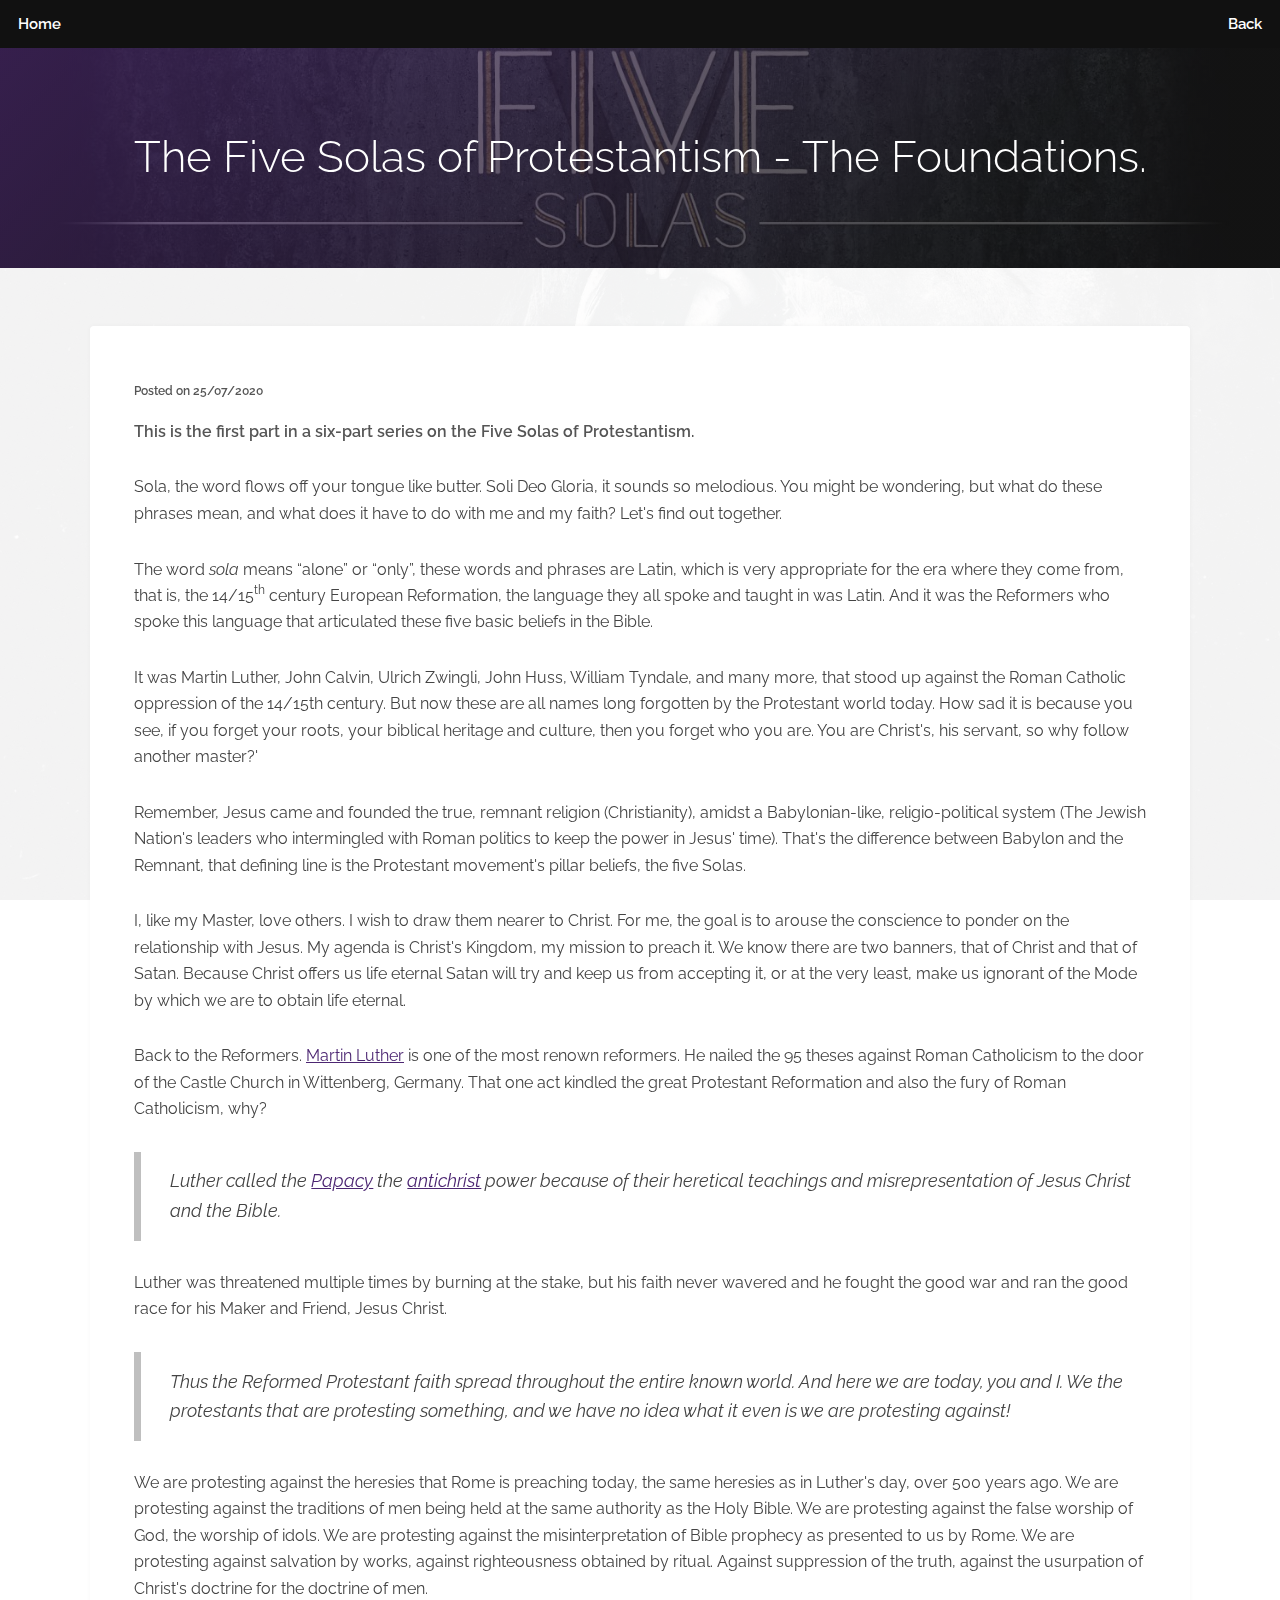
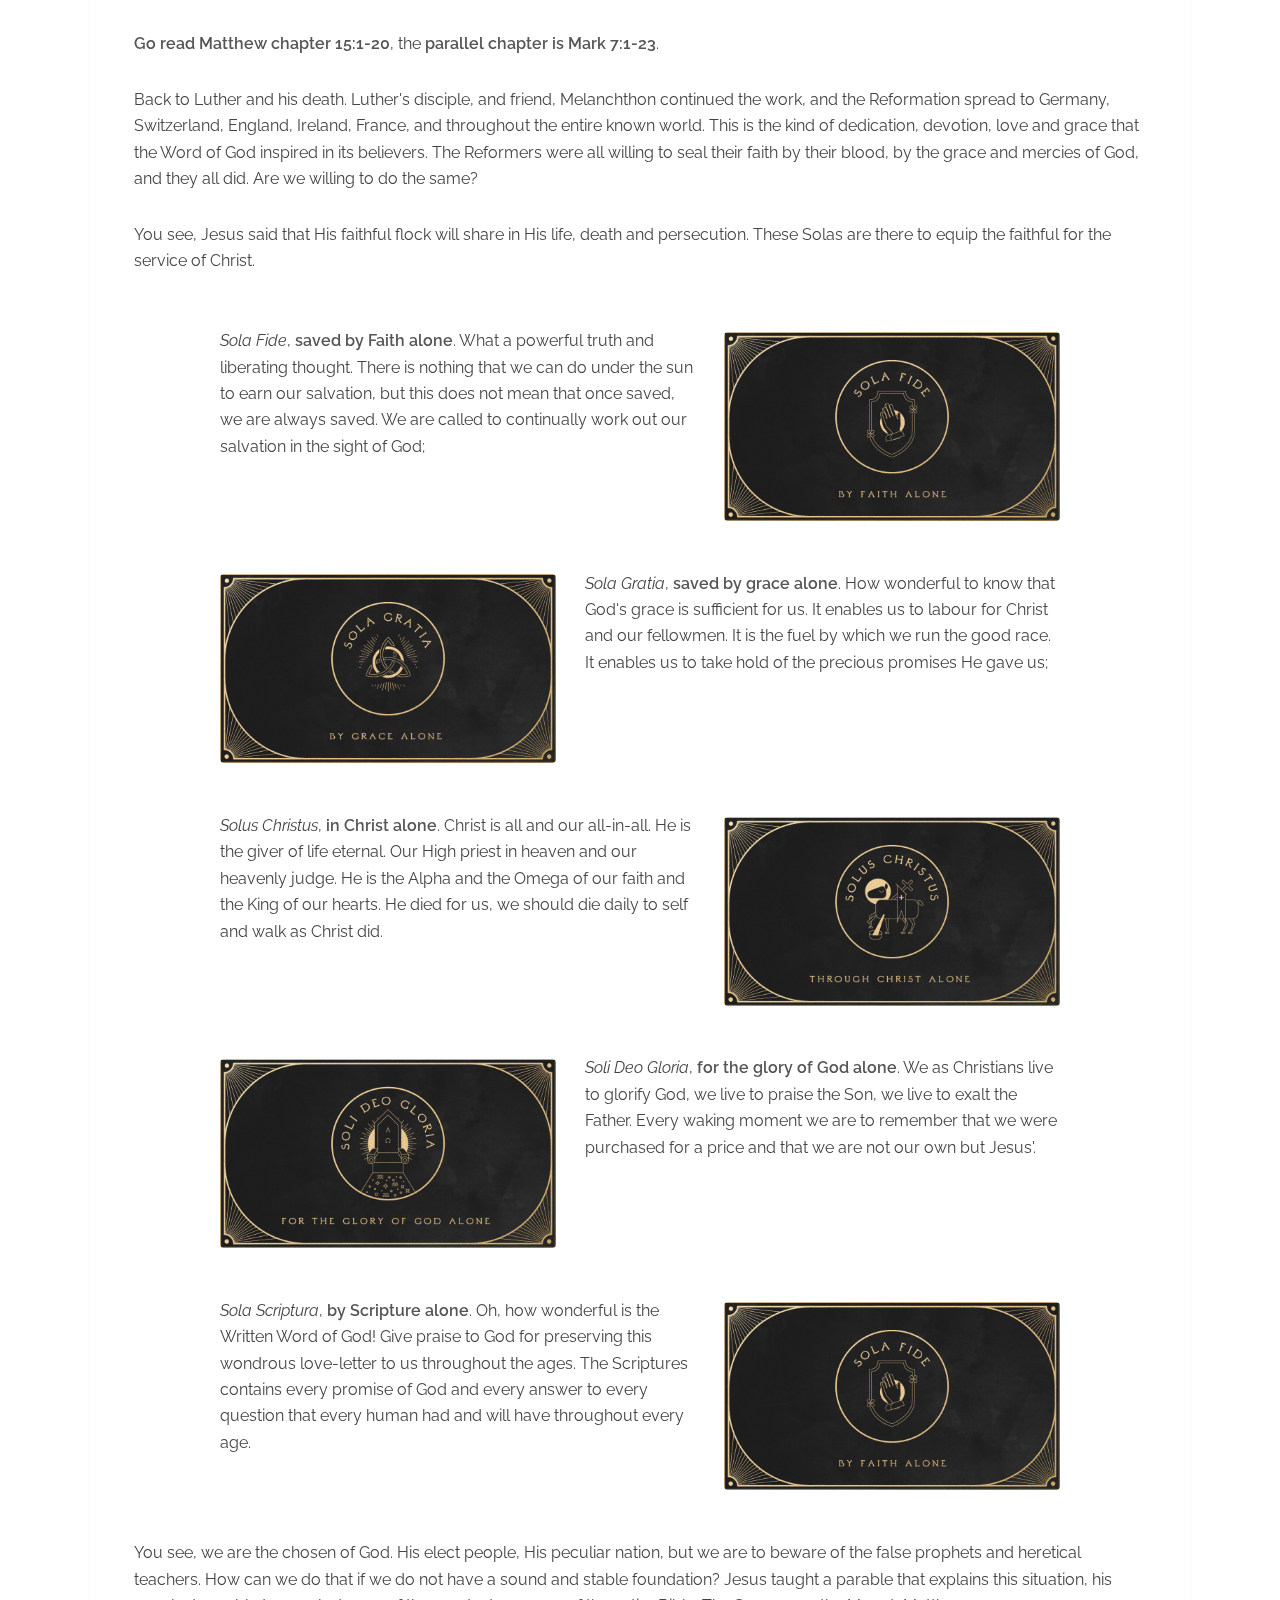
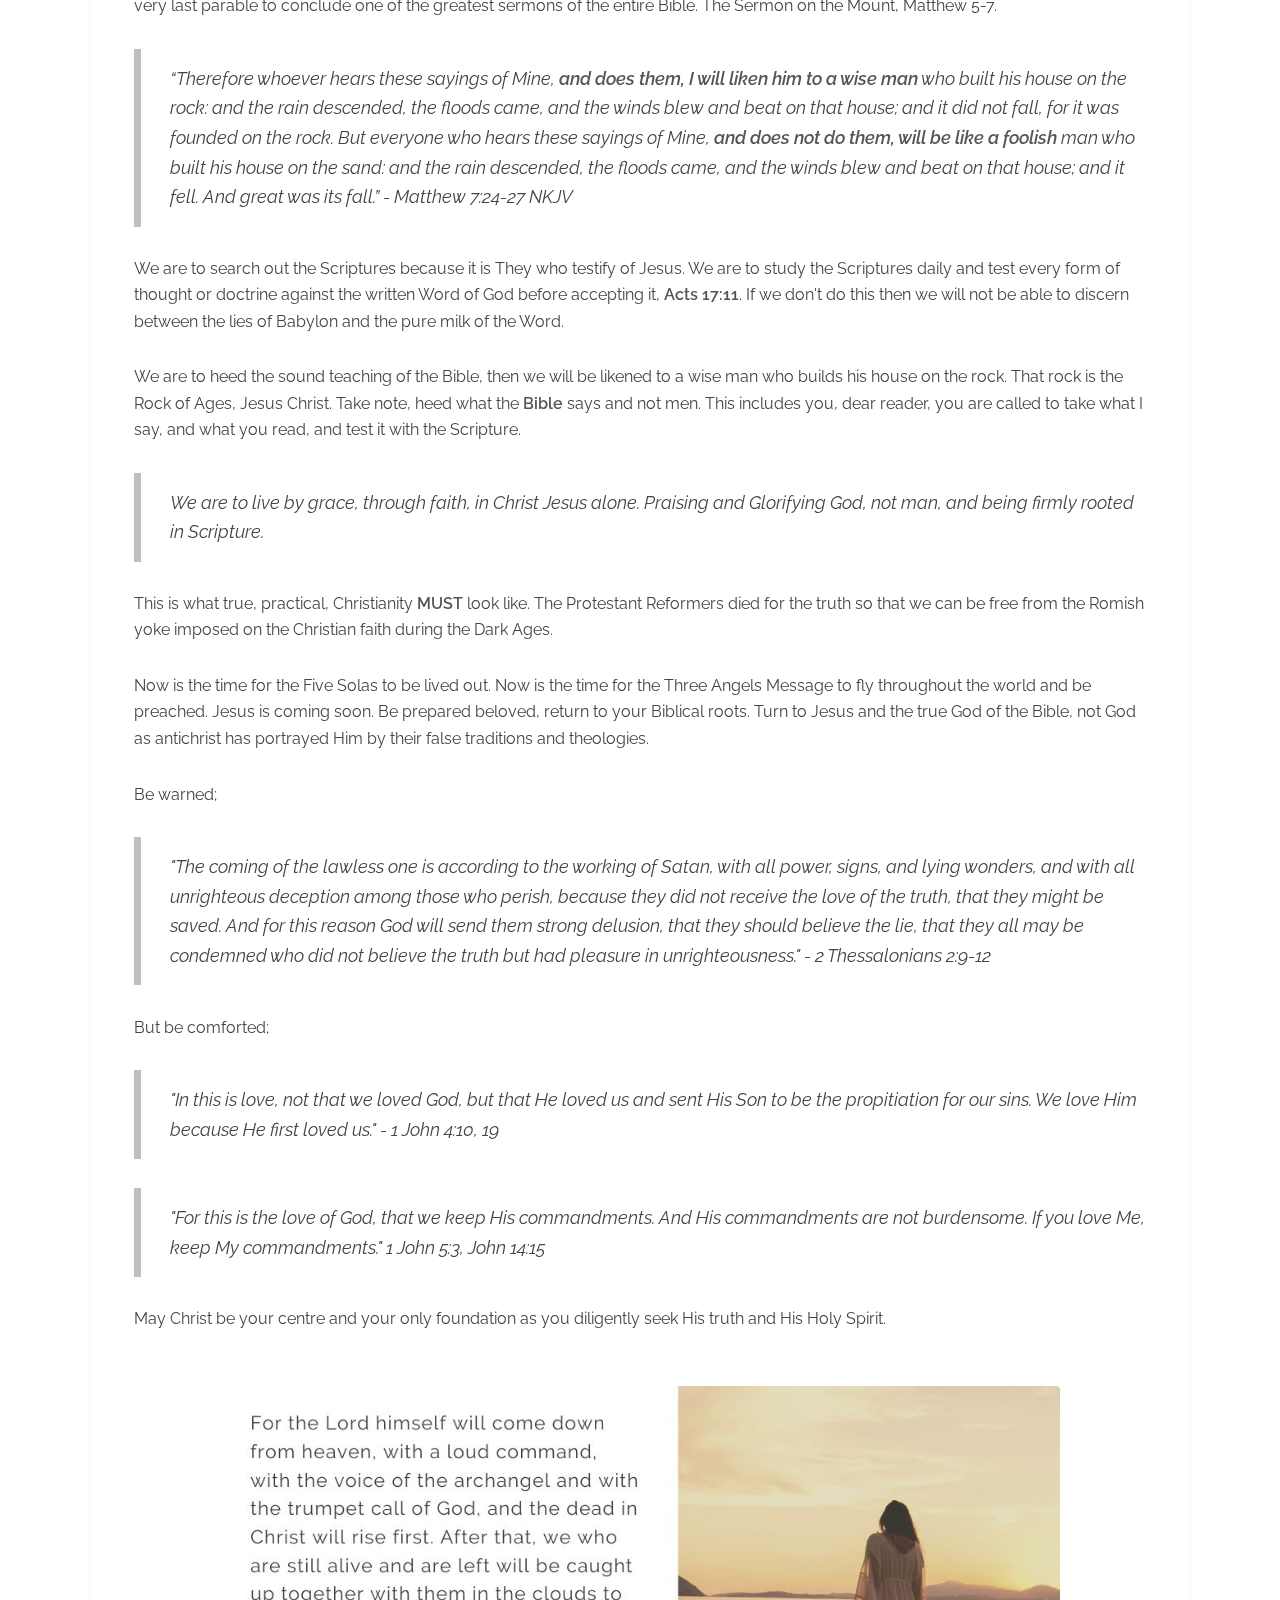
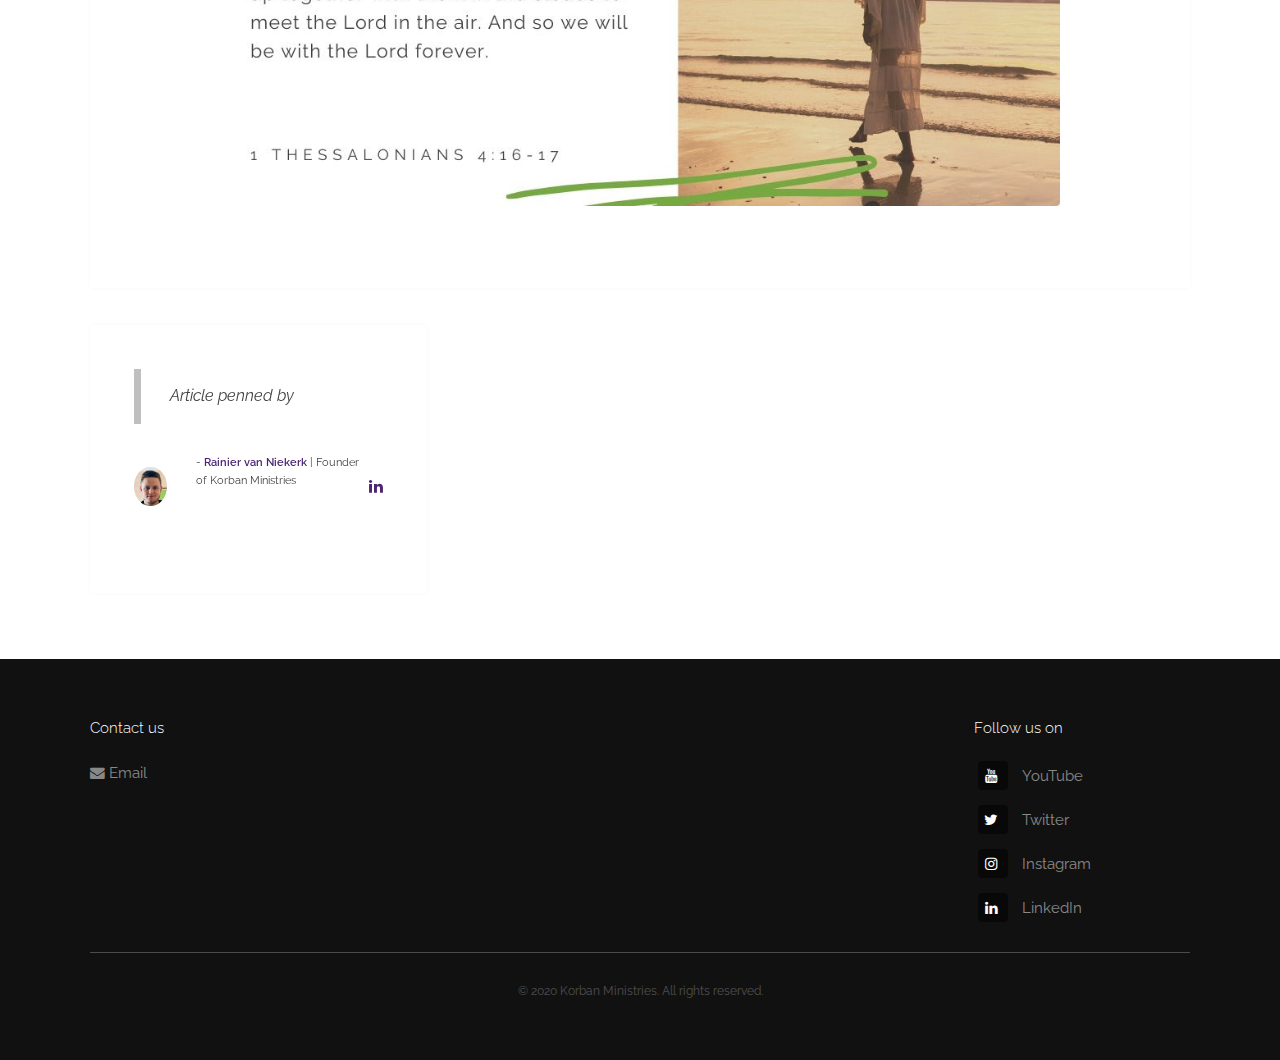
<file: src/articles/protestant-solas/the-foundations.html>
<!DOCTYPE HTML>
<html lang="en">
    <style>
        .customHeader {
            background-image: linear-gradient(rgba(17, 17, 17, 0.25), rgba(17, 17, 17, 0.25)), url('../../images/protestant-solas/the_five_solas_alt.jpeg') !important;
        }
    </style>
    <head>
        <title>The Foundations</title>
        <link rel="apple-touch-icon" sizes="180x180" href="../../apple-touch-icon.png">
        <link rel="icon" type="image/png" sizes="32x32" href="../../favicon-32x32.png">
        <link rel="icon" type="image/png" sizes="16x16" href="../../favicon-16x16.png">
        <link rel="manifest" href="../../site.webmanifest">

        <link rel="stylesheet" href="../../assets/css/main.css" />
        <link rel="stylesheet" href="../../assets/css/custom.css" />

        <meta charset="utf-8" />
        <meta name="viewport" content="width=device-width, initial-scale=1, user-scalable=no" />
        <meta name="keywords" content="" />
        <meta property="og:title" content="The Foundations.">
        <meta property="og:description" content="Our Protestant heratige explored and rediscovered.">
        <meta property="og:image" content="https://korbanministries.co.za/images/protestant-solas/the_five_solas.jpeg">
        <meta property="og:url" content="https://www.korbanministries.co.za/articles/protestant-solas/the-foundations.html">
        <meta name="twitter:card" content="summary_large_image">
        <meta name="twitter:image" content="https://korbanministries.co.za/images/protestant-solas/the_five_solas.jpeg">
    </head>

    <body class="is-preload">

        <!-- Header -->
        <header id="header">
            <a class="logo" href="../../index.html">Home</a>
            <a class="logo" style="float: right;" href="./solas-landing.html">Back</a>
        </header>

        <!-- Heading -->
        <div id="heading" class="customHeader">
            <h1>The Five Solas of Protestantism - The Foundations.</h1>
        </div>

        <!-- Main -->
        <section id="main" class="wrapper">
            <div class="inner">
                <div class="content">
                    <header>
                        <sub><strong>Posted on 25/07/2020</strong></sub>
                    </header>
                    <br/>
                    <div class="row">
                        <div class="col-12-medium">
                            <p><strong>This is the first part in a six-part series on the Five Solas of Protestantism.</strong></p>
                            <p>Sola, the word flows off your tongue like butter. Soli Deo Gloria, it sounds so melodious. You might be wondering, but what do these phrases mean, and what does it have to do with me and my faith? Let's find out together.</p>
                            <p>The word <em>sola</em> means “alone” or “only”, these words and phrases are Latin, which is very appropriate for the era where they come from, that is, the 14/15<sup>th</sup> century European Reformation, the language they all spoke and taught in was Latin. And it was the Reformers who spoke this language that articulated these five basic beliefs in the Bible.</p>
                            <p>It was Martin Luther, John Calvin, Ulrich Zwingli, John Huss, William Tyndale, and many more, that stood up against the Roman Catholic oppression of the 14/15th century. But now these are all names long forgotten by the Protestant world today. How sad it is because you see, if you forget your roots, your biblical heritage and culture, then you forget who you are. You are Christ's, his servant, so why follow another master?'</p>
                            <p>Remember, Jesus came and founded the true, remnant religion (Christianity), amidst a Babylonian-like, religio-political system (The Jewish Nation's leaders who intermingled with Roman politics to keep the power in Jesus' time). That's the difference between Babylon and the Remnant, that defining line is the Protestant movement's pillar beliefs, the five Solas. </p>
                            <p>I, like my Master, love others. I wish to draw them nearer to Christ. For me, the goal is to arouse the conscience to ponder on the relationship with Jesus. My agenda is Christ's Kingdom, my mission to preach it. We know there are two banners, that of Christ and that of Satan. Because Christ offers us life eternal Satan will try and keep us from accepting it, or at the very least, make us ignorant of the Mode by which we are to obtain life eternal.</p>
                            <p>Back to the Reformers. <a href="https://m.egwwritings.org/en/book/132.646#646" target="_blank" rel="noopener noreferrer">Martin Luther</a> is one of the most renown reformers. He nailed the 95 theses against Roman Catholicism to the door of the Castle Church in Wittenberg, Germany. That one act kindled the great Protestant Reformation and also the fury of Roman Catholicism, why?</p>

                            <blockquote>Luther called the
                                <a href="https://m.egwwritings.org/en/book/132.526#619" target="_blank" rel="noopener noreferrer">Papacy</a> the
                                <a href="https://m.egwwritings.org/en/book/132.526#631" target="_blank" rel="noopener noreferrer">antichrist</a>
                                 power because of their heretical teachings and misrepresentation of Jesus Christ and the Bible.</blockquote>

                            <p>Luther was threatened multiple times by burning at the stake, but his faith never wavered and he fought the good war and ran the good race for his Maker and Friend, Jesus Christ.</p>
                            <blockquote>Thus the Reformed Protestant faith spread throughout the entire known world. And here we are today, you and I. We the protestants that are protesting something, and we have no idea what it even is we are protesting against!</blockquote>
                            <p>We are protesting against the heresies that Rome is preaching today, the same heresies as in Luther's day, over 500 years ago. We are protesting against the traditions of men being held at the same authority as the Holy Bible. We are protesting against the false worship of God, the worship of idols. We are protesting against the misinterpretation of Bible prophecy as presented to us by Rome. We are protesting against salvation by works, against righteousness obtained by ritual. Against suppression of the truth, against the usurpation of Christ's doctrine for the doctrine of men.</p>
                            <p><strong>Go read Matthew chapter 15:1-20</strong>, the <strong>parallel chapter is Mark 7:1-23</strong>.</p>
                            <p>Back to Luther and his death. Luther's disciple, and friend, Melanchthon continued the work, and the Reformation spread to Germany, Switzerland, England, Ireland, France, and throughout the entire known world. This is the kind of dedication, devotion, love and grace that the Word of God inspired in its believers. The Reformers were all willing to seal their faith by their blood, by the grace and mercies of God, and they all did. Are we willing to do the same?</p>
                            <p>You see, Jesus said that His faithful flock will share in His life, death and persecution. These Solas are there to equip the faithful for the service of Christ.</p>

                            <!--Sola Fide-->
                            <br/>
                            <div class="row">
                                <div class="col-10 col-12-medium">
                                    <p>
                                        <span class="image right"><img src="../../images/protestant-solas/sola_fide.jpeg" alt="" /></span>
                                        <em>Sola Fide</em>, <strong>saved by Faith alone</strong>. What a powerful truth and liberating thought.
                                        There is nothing that we can do under the sun to earn our salvation,
                                        but this does not mean that once saved, we are always saved.
                                        We are called to continually work out our salvation in the sight of God;
                                    </p>
                                </div>
                            </div>
                            <!--Sola Gratia-->
                            <br/>
                            <div class="row">
                                <div class="col-10 col-12-medium">
                                    <p>
                                        <span class="image left"><img src="../../images/protestant-solas/sola_gratia.jpeg" alt="" /></span>
                                        <em>Sola Gratia</em>, <strong>saved by grace alone</strong>.
                                        How wonderful to know that God's grace is sufficient for us.
                                        It enables us to labour for Christ and our fellowmen.
                                        It is the fuel by which we run the good race.
                                        It enables us to take hold of the precious promises He gave us;
                                    </p>
                                </div>
                            </div>
                            <!--Solus Christus-->
                            <br/>
                            <div class="row">
                                <div class="col-10 col-12-medium">
                                    <p>
                                        <span class="image right"><img src="../../images/protestant-solas/solus_christus.jpeg" alt="" /></span>
                                        <em>Solus Christus</em>, <strong>in Christ alone</strong>.
                                        Christ is all and our all-in-all. He is the giver of life eternal.
                                        Our High priest in heaven and our heavenly judge.
                                        He is the Alpha and the Omega of our faith and the King of our hearts.
                                        He died for us, we should die daily to self and walk as Christ did.
                                    </p>
                                </div>
                            </div>
                            <!--Soli Deo Gloria-->
                            <br/>
                            <div class="row">
                                <div class="col-10 col-12-medium">
                                    <p>
                                        <span class="image left"><img src="../../images/protestant-solas/soli_deo_gloria.jpeg" alt="" /></span>
                                        <em>Soli Deo Gloria</em>, <strong>for the glory of God alone</strong>.
                                        We as Christians live to glorify God, we live to praise the Son, we live to exalt the Father.
                                        Every waking moment we are to remember that we were purchased for a price and that we are not our own but Jesus'.
                                    </p>
                                </div>
                            </div>
                            <!--Sola Scriptura-->
                            <br/>
                            <div class="row">
                                <div class="col-10 col-12-medium">
                                    <p>
                                        <span class="image right"><img src="../../images/protestant-solas/sola_fide.jpeg" alt="" /></span>
                                        <em>Sola Scriptura</em>, <strong>by Scripture alone</strong>.
                                        Oh, how wonderful is the Written Word of God! Give praise to God for preserving this wondrous love-letter to us throughout the ages.
                                        The Scriptures contains every promise of God and every answer to every question that every human had and will have throughout every age.
                                    </p>
                                </div>
                            </div>
                            <br/>
                            <p>You see, we are the chosen of God. His elect people, His peculiar nation, but we are to beware of the false prophets and heretical teachers. How can we do that if we do not have a sound and stable foundation? Jesus taught a parable that explains this situation, his very last parable to conclude one of the greatest sermons of the entire Bible. The Sermon on the Mount, Matthew 5-7.</p>
                            <blockquote>
                                “Therefore whoever hears these sayings of Mine,
                                <strong>and does them, I will liken him to a wise man</strong> who built his house on the rock:
                                and the rain descended, the floods came, and the winds blew and beat on that house;
                                and it did not fall, for it was founded on the rock. But everyone who hears these sayings of Mine,
                                <strong>and does not do them, will be like a foolish</strong> man who built his house on the sand: and the rain descended,
                                the floods came, and the winds blew and beat on that house; and it fell. And great was its fall.” - Matthew 7:24-27 NKJV
                            </blockquote>
                            <p>
                                We are to search out the Scriptures because it is They who testify of Jesus. We are to study the Scriptures daily and test every form of thought or doctrine against the written Word of God before accepting it,
                                <strong>Acts 17:11</strong>. If we don't do this then we will not be able to discern between the lies of Babylon and the pure milk of the Word.
                            </p>
                            <p>
                                We are to heed the sound teaching of the Bible, then we will be likened to a wise man who builds his house on the rock. That rock is the Rock of Ages, Jesus Christ.
                                Take note, heed what the <strong>Bible</strong> says and not men. This includes you, dear reader, you are called to take what I say, and what you read, and test it with the Scripture.
                            </p>
                            <blockquote>We are to live by grace, through faith, in Christ Jesus alone. Praising and Glorifying God, not man, and being firmly rooted in Scripture.</blockquote>
                            <p>This is what true, practical, Christianity <strong>MUST</strong> look like. The Protestant Reformers died for the truth so that we can be free from the Romish yoke imposed on the Christian faith during the Dark Ages.</p>
                            <p>Now is the time for the Five Solas to be lived out. Now is the time for the Three Angels Message to fly throughout the world and be preached. Jesus is coming soon. Be prepared beloved, return to your Biblical roots. Turn to Jesus and the true God of the Bible, not God as antichrist has portrayed Him by their false traditions and theologies.</p>
                            <p>Be warned;</p>
                            <blockquote>"The coming of the lawless one is according to the working of Satan, with all power, signs, and lying wonders, and with all unrighteous deception among those who perish, because they did not receive the love of the truth, that they might be saved. And for this reason God will send them strong delusion, that they should believe the lie, that they all may be condemned who did not believe the truth but had pleasure in unrighteousness." - 2 Thessalonians 2:9-12</blockquote>
                            <p>But be comforted;</p>
                            <blockquote>"In this is love, not that we loved God, but that He loved us and sent His Son to be the propitiation for our sins. We love Him because He first loved us." - 1 John 4:10, 19</blockquote>
                            <blockquote>"For this is the love of God, that we keep His commandments. And His commandments are not burdensome. If you love Me, keep My commandments." 1 John 5:3, John 14:15</blockquote>
                            <p>May Christ be your centre and your only foundation as you diligently seek His truth and His Holy Spirit.</p>
                            <br/>
                            <!--Footnote Picture-->
                            <div class="row">
                                <div class="col-10 col-12-medium">
                                    <p>
                                       <a href="https://www.korbanministries.co.za/images/protestant-solas/foundations_end_picture.jpeg" target="_blank" rel="noopener noreferrer">
                                            <span class="image"><img style="object-fit: scale-down; max-width: 100%" src="../../images/protestant-solas/foundations_end_picture.jpeg" alt="" /></span>
                                       </a>
                                    </p>
                                </div>
                            </div>
                        </div>
                    </div>
                </div>
            </div>

            <!-- Written by -->
            <div class="inner">
                <div class="testimonials">
                    <section>
                        <div class="content">
                            <blockquote><p>Article penned by</p></blockquote>
                            <div class="author">
                                <div class="image">
                                    <img src="../../images/rainier.jpeg" alt="" />
                                </div>
                                <p class="credit">- <strong>Rainier van Niekerk</strong> | <span>Founder of Korban Ministries</span></p>
                                <p class="custom "><a class="icon fa-linkedin" href="https://www.linkedin.com/in/rainier-van-niekerk-732410152/detail/recent-activity/posts/" target="_blank"><span class="label">&nbsp;</span></a></p>
                            </div>
                        </div>
                    </section>
                </div>
            </div>
        </section>

        <!-- Footer -->
        <footer id="footer">
            <div class="inner">
                <div class="content">
                    <section>
                        <h4>Contact us</h4>
                        <ul class="alt">
                            <li><a href="mailto:korbanministries@gmail.com"><i class="icon fa-envelope">&nbsp;</i>Email</a></li>
                        </ul>
                    </section>
                    <section></section>
                    <section>
                        <h4>Follow us on</h4>
                        <ul class="plain">
                            <li><a target="_blank" href="https://www.youtube.com/channel/UCbkArwD1sSOPsq6CxxNq0Hg"><i class="icon fa-youtube">&nbsp;</i>YouTube</a></li>
                            <li><a target="_blank" href="https://twitter.com/KorbanMinistry/"><i class="icon fa-twitter">&nbsp;</i>Twitter</a></li>
                            <li><a target="_blank" href="https://www.instagram.com/korban_ministries/"><i class="icon fa-instagram">&nbsp;</i>Instagram</a></li>
                            <li><a target="_blank" href="https://www.linkedin.com/in/rainier-van-niekerk-732410152/detail/recent-activity/posts/"><i class="icon fa-linkedin">&nbsp;</i>LinkedIn</a></li>
                        </ul>
                    </section>
                </div>
                <div id="footerContent" class="copyright">
                    &copy; 2020 Korban Ministries. All rights reserved.
                </div>
            </div>
        </footer>

        <!-- Scripts -->
        <script src="../../assets/js/jquery.min.js"></script>
        <script src="../../assets/js/browser.min.js"></script>
        <script src="../../assets/js/breakpoints.min.js"></script>
        <script src="../../assets/js/util.js"></script>
        <script src="../../assets/js/main.js"></script>

    </body>
</html>
</file>
<file: src/assets/css/custom.css>
.custom {
    -webkit-transform: scale(1);
    transform: scale(1);
    -webkit-transition: .3s ease-in-out;
    transition: .3s ease-in-out;
}
.custom:hover {
    -webkit-transform: scale(1.3);
    transform: scale(1.3);
}
.articleHoverBadge {
    padding-left: 4%;
    overflow :hidden;
}
.customImg {
    max-width:200px;
    max-height:150px;
}

/* All article pages use these */
section div div p {
    font-size: medium;
}
section div div blockquote {
    font-size: large;
}
/* These are mostly used by the misc articles */
section div div ol {
    margin-left: 4%;
}
section div div ul {
    margin-left: 4%;
}
.iframe-container {
    overflow: hidden;
    /* 16:9 aspect ratio */
    padding-top: 56.25%;
    position: relative;
}

.iframe-container iframe {
    border: 0;
    height: 100%;
    left: 0;
    position: absolute;
    top: 0;
    width: 100%;
}

/* Used by the Sola Foundations page */
.row {
    display: -ms-flexbox; /* IE10 */
    display: flex;
    justify-content: center;
}
.column {
    -ms-flex: 50%; /* IE10 */
    flex: 0 1 auto;
    margin: 30px;
}
</file>
<file: src/assets/css/main.css>
@import url(font-awesome.min.css);
@import url("https://fonts.googleapis.com/css?family=Raleway:200,300,400,500,600");
/* Basic */
@-ms-viewport {
  width: device-width; }
body {
  -ms-overflow-style: scrollbar; }

@media screen and (max-width: 480px) {
  html, body {
    min-width: 320px; } }
html {
  box-sizing: border-box; }

*, *:before, *:after {
  box-sizing: inherit; }

body {
  background: #ffffff; }
  body.is-preload *, body.is-preload *:before, body.is-preload *:after {
    -moz-animation: none !important;
    -webkit-animation: none !important;
    -ms-animation: none !important;
    animation: none !important;
    -moz-transition: none !important;
    -webkit-transition: none !important;
    -ms-transition: none !important;
    transition: none !important; }

html, body, div, span, applet, object,
iframe, h1, h2, h3, h4, h5, h6, p, blockquote,
pre, a, abbr, acronym, address, big, cite,
code, del, dfn, em, img, ins, kbd, q, s, samp,
small, strike, strong, sub, sup, tt, var, b,
u, i, center, dl, dt, dd, ol, ul, li, fieldset,
form, label, legend, table, caption, tbody,
tfoot, thead, tr, th, td, article, aside,
canvas, details, embed, figure, figcaption,
footer, header, hgroup, menu, nav, output, ruby,
section, summary, time, mark, audio, video {
  margin: 0;
  padding: 0;
  border: 0;
  font-size: 100%;
  font: inherit;
  vertical-align: baseline; 
  -webkit-font-smoothing: antialiased;
}

article, aside, details, figcaption, figure,
footer, header, hgroup, menu, nav, section {
  display: block; }

body {
  line-height: 1; }

ol, ul {
  list-style: none; }

blockquote, q {
  quotes: none; }
  blockquote:before, blockquote:after, q:before, q:after {
    content: '';
    content: none; }

table {
  border-collapse: collapse;
  border-spacing: 0; }

body {
  -webkit-text-size-adjust: none; }

mark {
  background-color: transparent;
  color: inherit; }

input::-moz-focus-inner {
  border: 0;
  padding: 0; }

input, select, textarea {
  -moz-appearance: none;
  -webkit-appearance: none;
  -ms-appearance: none;
  appearance: none; }

/* Typography */
html {
  font-size: 13pt; }
  @media screen and (max-width: 1680px) {
    html {
      font-size: 11pt; } }
  @media screen and (max-width: 980px) {
    html {
      font-size: 12pt; } }
  @media screen and (max-width: 480px) {
    html {
      font-size: 11pt; } }

body {
  background-color: #ffffff;
  color: #444444; }

body, input, select, textarea {
  font-family: "Raleway", Arial, Helvetica, sans-serif;
  font-weight: 400;
  font-size: 1rem;
  line-height: 1.65; }

a {
  -moz-transition: color 0.2s ease-in-out;
  -webkit-transition: color 0.2s ease-in-out;
  -ms-transition: color 0.2s ease-in-out;
  transition: color 0.2s ease-in-out;
  text-decoration: underline; }
  a:hover {
    text-decoration: none; }

strong, b {
  font-weight: 600; }

em, i {
  font-style: italic; }

p {
  margin: 0 0 2rem 0; }

header.special {
  text-align: center;
  margin-bottom: 4rem; }
  header.special p {
    max-width: 75%;
    margin-left: auto;
    margin-right: auto; }

h1, h2, h3, h4, h5, h6 {
  font-weight: 300;
  line-height: 1.5;
  margin: 0 0 1.5rem 0; }
  h1 a, h2 a, h3 a, h4 a, h5 a, h6 a {
    color: inherit;
    text-decoration: none; }

h1 {
  font-size: 3rem;
  line-height: 1.2; }

h2 {
  font-size: 2.25rem;
  line-height: 1.3; }

h3 {
  font-size: 1.25rem; }

h4 {
  font-size: 1rem; }

h5 {
  font-size: 0.9rem; }

h6 {
  font-size: 0.7rem; }

@media screen and (max-width: 736px) {
  h1 {
    font-size: 2.75rem;
    line-height: 1.3; }

  h2 {
    font-size: 1.75rem;
    line-height: 1.5; }

  h3 {
    font-size: 1.25rem; } }
sub {
  font-size: 0.8rem;
  position: relative;
  top: 0.5rem; }

sup {
  font-size: 0.8rem;
  position: relative;
  top: -0.5rem; }

blockquote {
  border-left: solid 0.5rem;
  font-style: italic;
  /* top, right, bottom, left */
  margin: 0 0 2rem 0;
  padding: 1rem 0 1rem 2rem; }

code {
  border-radius: 4px;
  border: solid 1px;
  font-family: "Courier New", monospace;
  font-size: 0.9rem;
  margin: 0 0.25rem;
  padding: 0.25rem 0.65rem; }

pre {
  -webkit-overflow-scrolling: touch;
  font-family: "Courier New", monospace;
  font-size: 0.9rem;
  margin: 0 0 2rem 0; }
  pre code {
    display: block;
    line-height: 1.75;
    padding: 1rem 1.5rem;
    overflow-x: auto; }

hr {
  border: 0;
  border-bottom: solid 1px;
  margin: 2rem 0; }
  hr.major {
    margin: 4rem 0; }

input, select, textarea {
  color: #555555; }

a {
  color: #4C2672; }

strong, b {
  color: #555555; }

h1, h2, h3, h4, h5, h6 {
  color: #555555; }

blockquote {
  border-left-color: rgba(0, 0, 0, 0.25); }

code {
  background: rgba(0, 0, 0, 0.075);
  border-color: rgba(0, 0, 0, 0.25); }

hr {
  border-bottom-color: rgba(0, 0, 0, 0.25); }

/* Inner */
.inner {
  margin: 0 auto;
  width: 75rem;
  max-width: calc(100% - 6rem); }
  @media screen and (max-width: 480px) {
    .inner {
      max-width: calc(100% - 3rem); } }

/* Button */
input[type="submit"],
input[type="reset"],
input[type="button"],
button,
.button {
  -moz-appearance: none;
  -webkit-appearance: none;
  -ms-appearance: none;
  appearance: none;
  -moz-transition: background-color 0.2s ease-in-out, box-shadow 0.2s ease-in-out, color 0.2s ease-in-out;
  -webkit-transition: background-color 0.2s ease-in-out, box-shadow 0.2s ease-in-out, color 0.2s ease-in-out;
  -ms-transition: background-color 0.2s ease-in-out, box-shadow 0.2s ease-in-out, color 0.2s ease-in-out;
  transition: background-color 0.2s ease-in-out, box-shadow 0.2s ease-in-out, color 0.2s ease-in-out;
  border: 0;
  border-radius: 4px;
  cursor: pointer;
  display: inline-block;
  font-weight: 600;
  height: 3.25rem;
  line-height: 3.25rem;
  padding: 0 1.75rem;
  text-align: center;
  text-decoration: none;
  white-space: nowrap; }
  input[type="submit"].small,
  input[type="reset"].small,
  input[type="button"].small,
  button.small,
  .button.small {
    font-size: 0.8rem;
    height: 2.4375rem;
    line-height: 2.4375rem;
    padding: 0 1.25rem; }
  input[type="submit"].large,
  input[type="reset"].large,
  input[type="button"].large,
  button.large,
  .button.large {
    font-size: 1.35rem;
    height: 4.0625rem;
    line-height: 4.0625rem;
    padding: 0 2rem; }
  input[type="submit"].wide,
  input[type="reset"].wide,
  input[type="button"].wide,
  button.wide,
  .button.wide {
    min-width: 13rem; }
  input[type="submit"].icon:before,
  input[type="reset"].icon:before,
  input[type="button"].icon:before,
  button.icon:before,
  .button.icon:before {
    margin-right: 0.5rem; }
  input[type="submit"].fit,
  input[type="reset"].fit,
  input[type="button"].fit,
  button.fit,
  .button.fit {
    width: 100%; }
  input[type="submit"].disabled, input[type="submit"]:disabled,
  input[type="reset"].disabled,
  input[type="reset"]:disabled,
  input[type="button"].disabled,
  input[type="button"]:disabled,
  button.disabled,
  button:disabled,
  .button.disabled,
  .button:disabled {
    pointer-events: none;
    opacity: 0.25; }

input[type="submit"],
input[type="reset"],
input[type="button"],
button,
.button {
  background-color: transparent;
  box-shadow: inset 0 0 0 1px #555555;
  color: #555555 !important; }
  input[type="submit"]:hover,
  input[type="reset"]:hover,
  input[type="button"]:hover,
  button:hover,
  .button:hover {
    box-shadow: inset 0 0 0 1px #4C2672;
    color: #4C2672 !important; }
    input[type="submit"]:hover:active,
    input[type="reset"]:hover:active,
    input[type="button"]:hover:active,
    button:hover:active,
    .button:hover:active {
      background-color: rgba(206, 27, 40, 0.25); }
  input[type="submit"].primary,
  input[type="reset"].primary,
  input[type="button"].primary,
  button.primary,
  .button.primary {
    box-shadow: none;
    background-color: #4C2672;
    color: #ffffff !important; }
    input[type="submit"].primary:hover,
    input[type="reset"].primary:hover,
    input[type="button"].primary:hover,
    button.primary:hover,
    .button.primary:hover {
      background-color: #e2212f;
      box-shadow: none; }
      input[type="submit"].primary:hover:active,
      input[type="reset"].primary:hover:active,
      input[type="button"].primary:hover:active,
      button.primary:hover:active,
      .button.primary:hover:active {
        background-color: #b71824; }

/* Form */
form {
  margin: 0 0 2rem 0; }

input[type="text"],
input[type="password"],
input[type="email"],
input[type="tel"],
input[type="search"],
input[type="url"],
select,
textarea {
  -moz-appearance: none;
  -webkit-appearance: none;
  -ms-appearance: none;
  appearance: none;
  border-radius: 4px;
  border: none;
  border: solid 1px;
  color: inherit;
  display: block;
  outline: 0;
  padding: 0 1rem;
  text-decoration: none;
  width: 100%; }
  input[type="text"]:invalid,
  input[type="password"]:invalid,
  input[type="email"]:invalid,
  input[type="tel"]:invalid,
  input[type="search"]:invalid,
  input[type="url"]:invalid,
  select:invalid,
  textarea:invalid {
    box-shadow: none; }

label {
  display: block;
  font-size: 1rem;
  font-weight: 600;
  margin: 0 0 1rem 0; }

input[type="text"],
input[type="password"],
input[type="email"],
input[type="tel"],
input[type="search"],
input[type="url"] {
  height: 3.25rem; }

select {
  background-size: 1.25rem;
  background-repeat: no-repeat;
  background-position: calc(100% - 1rem) center;
  height: 3.25rem;
  padding-right: 3.25rem;
  text-overflow: ellipsis; }
  select:focus::-ms-value {
    background-color: transparent; }
  select::-ms-expand {
    display: none; }

textarea {
  padding: 0.75rem 1rem; }

input[type="checkbox"],
input[type="radio"] {
  -moz-appearance: none;
  -webkit-appearance: none;
  -ms-appearance: none;
  appearance: none;
  display: block;
  float: left;
  margin-right: -2rem;
  opacity: 0;
  width: 1rem;
  z-index: -1; }
  input[type="checkbox"] + label,
  input[type="radio"] + label {
    text-decoration: none;
    cursor: pointer;
    display: inline-block;
    font-size: 1rem;
    font-weight: 400;
    padding-left: 2.825rem;
    padding-right: 0.875rem;
    position: relative; }
    input[type="checkbox"] + label:before,
    input[type="radio"] + label:before {
      -moz-osx-font-smoothing: grayscale;
      -webkit-font-smoothing: antialiased;
      font-family: FontAwesome;
      font-style: normal;
      font-weight: normal;
      text-transform: none !important; }
    input[type="checkbox"] + label:before,
    input[type="radio"] + label:before {
      border-radius: 4px;
      border: solid 1px;
      content: '';
      display: inline-block;
      height: 1.95rem;
      left: 0;
      line-height: 1.86875rem;
      position: absolute;
      text-align: center;
      top: -0.1625rem;
      width: 1.95rem; }
  input[type="checkbox"]:checked + label:before,
  input[type="radio"]:checked + label:before {
    content: '\f00c'; }

input[type="checkbox"] + label:before {
  border-radius: 4px; }

input[type="radio"] + label:before {
  border-radius: 100%; }

::-webkit-input-placeholder {
  opacity: 1.0; }

:-moz-placeholder {
  opacity: 1.0; }

::-moz-placeholder {
  opacity: 1.0; }

:-ms-input-placeholder {
  opacity: 1.0; }

label {
  color: #555555; }

input[type="text"],
input[type="password"],
input[type="email"],
input[type="tel"],
input[type="search"],
input[type="url"],
select,
textarea {
  background-color: rgba(0, 0, 0, 0.075);
  border-color: rgba(0, 0, 0, 0.25); }
  input[type="text"]:focus,
  input[type="password"]:focus,
  input[type="email"]:focus,
  input[type="tel"]:focus,
  input[type="search"]:focus,
  input[type="url"]:focus,
  select:focus,
  textarea:focus {
    border-color: #4C2672;
    box-shadow: 0 0 0 1px #4C2672; }

select {
  background-image: url("data:image/svg+xml;charset=utf8,%3Csvg xmlns='http://www.w3.org/2000/svg' width='40' height='40' preserveAspectRatio='none' viewBox='0 0 40 40'%3E%3Cpath d='M9.4,12.3l10.4,10.4l10.4-10.4c0.2-0.2,0.5-0.4,0.9-0.4c0.3,0,0.6,0.1,0.9,0.4l3.3,3.3c0.2,0.2,0.4,0.5,0.4,0.9 c0,0.4-0.1,0.6-0.4,0.9L20.7,31.9c-0.2,0.2-0.5,0.4-0.9,0.4c-0.3,0-0.6-0.1-0.9-0.4L4.3,17.3c-0.2-0.2-0.4-0.5-0.4-0.9 c0-0.4,0.1-0.6,0.4-0.9l3.3-3.3c0.2-0.2,0.5-0.4,0.9-0.4S9.1,12.1,9.4,12.3z' fill='rgba(0, 0, 0, 0.25)' /%3E%3C/svg%3E"); }
  select option {
    color: #444444;
    background-color: #ffffff; }

input[type="checkbox"] + label,
input[type="radio"] + label {
  color: #444444; }
  input[type="checkbox"] + label:before,
  input[type="radio"] + label:before {
    background: rgba(0, 0, 0, 0.075);
    border-color: rgba(0, 0, 0, 0.25); }
input[type="checkbox"]:checked + label:before,
input[type="radio"]:checked + label:before {
  background-color: #4C2672;
  border-color: #4C2672;
  color: #ffffff; }
input[type="checkbox"]:focus + label:before,
input[type="radio"]:focus + label:before {
  border-color: #4C2672;
  box-shadow: 0 0 0 1px #4C2672; }

::-webkit-input-placeholder {
  color: #bbbbbb !important; }

:-moz-placeholder {
  color: #bbbbbb !important; }

::-moz-placeholder {
  color: #bbbbbb !important; }

:-ms-input-placeholder {
  color: #bbbbbb !important; }

/* List */
ol {
  list-style: decimal;
  margin: 0 0 2rem 0;
  padding-left: 1.25rem; }
  ol li {
    padding-left: 0.25rem; }

ul {
  list-style: disc;
  margin: 0 0 2rem 0;
  padding-left: 1rem; }
  ul li {
    padding-left: 0.325rem; }
  ul.plain {
    list-style: none;
    padding-left: 0; }
    ul.plain li {
      margin-bottom: 1rem; }
      ul.plain li .icon {
        border-radius: 4px;
        color: #ffffff;
        display: inline-block;
        margin-right: 1rem;
        text-align: center;
        width: 2rem;
        height: 2rem;
        line-height: 2rem;
        background: rgba(0, 0, 0, 0.5); }
  ul.alt {
    list-style: none;
    padding-left: 0; }
    ul.alt li {
      border-top: solid 1px;
      padding: 0.75rem 0; }
      ul.alt li:first-child {
        border-top: 0;
        padding-top: 0; }
      ul.alt li:last-child {
        padding-bottom: 0; }

dl {
  margin: 0 0 2rem 0; }
  dl dt {
    display: block;
    font-weight: 600;
    margin: 0 0 1rem 0; }
  dl dd {
    margin-left: 1.5rem; }

ul.alt li {
  border-top-color: rgba(0, 0, 0, 0.25); }

/* Table */
.table-wrapper {
  -webkit-overflow-scrolling: touch;
  overflow-x: auto; }

table {
  margin: 0 0 2rem 0;
  width: 100%; }
  table tbody tr {
    border: solid 1px;
    border-left: 0;
    border-right: 0; }
  table td {
    padding: 0.75rem 0.75rem; }
  table th {
    font-size: 0.9rem;
    font-weight: 600;
    padding: 0 0.75rem 0.75rem 0.75rem;
    text-align: left; }
  table thead {
    border-bottom: solid 2px; }
  table tfoot {
    border-top: solid 2px; }
  table.alt {
    border-collapse: separate; }
    table.alt tbody tr td {
      border: solid 1px;
      border-left-width: 0;
      border-top-width: 0; }
      table.alt tbody tr td:first-child {
        border-left-width: 1px; }
    table.alt tbody tr:first-child td {
      border-top-width: 1px; }
    table.alt thead {
      border-bottom: 0; }
    table.alt tfoot {
      border-top: 0; }

table tbody tr {
  border-color: rgba(0, 0, 0, 0.25); }
  table tbody tr:nth-child(2n + 1) {
    background-color: rgba(0, 0, 0, 0.075); }
table th {
  color: #555555; }
table thead {
  border-bottom-color: rgba(0, 0, 0, 0.25); }
table tfoot {
  border-top-color: rgba(0, 0, 0, 0.25); }
table.alt tbody tr td {
  border-color: rgba(0, 0, 0, 0.25); }

/* Highlights */
.highlights {
  width: 100%;
  margin: 2.5rem 0;
  display: -moz-flex;
  display: -webkit-flex;
  display: -ms-flex;
  display: flex;
  -moz-flex-wrap: wrap;
  -webkit-flex-wrap: wrap;
  -ms-flex-wrap: wrap;
  flex-wrap: wrap;
  -moz-align-items: -moz-stretch;
  -webkit-align-items: -webkit-stretch;
  -ms-align-items: -ms-stretch;
  align-items: stretch; }
  .highlights > * {
    -moz-flex-shrink: 1;
    -webkit-flex-shrink: 1;
    -ms-flex-shrink: 1;
    flex-shrink: 1;
    -moz-flex-grow: 0;
    -webkit-flex-grow: 0;
    -ms-flex-grow: 0;
    flex-grow: 0; }
  .highlights > * {
    width: 33.3333333333%; }
  .highlights > * {
    padding: 1.5rem;
    width: calc(33.3333333333% + 1rem); }
  .highlights > :nth-child(-n + 3) {
    padding-top: 0; }
  .highlights > :nth-last-child(-n + 3) {
    padding-bottom: 0; }
  .highlights > :nth-child(3n + 1) {
    padding-left: 0; }
  .highlights > :nth-child(3n) {
    padding-right: 0; }
  .highlights > :nth-child(3n + 1),
  .highlights > :nth-child(3n) {
    width: calc(33.3333333333% + -0.5rem); }
  .highlights .content {
    border-radius: 4px;
    height: 100%;
    padding: 3rem;
    text-align: center; }
    .highlights .content .icon {
      font-size: 5rem; }
  .highlights > div > :last-child {
    margin-bottom: 0; }
  @media screen and (max-width: 980px) {
    .highlights > * {
      width: 50%; }
    .highlights > * {
      padding: 1rem;
      width: calc(33.3333333333% + 0.6666666667rem); }
    .highlights > :nth-child(-n + 3) {
      padding-top: 1rem; }
    .highlights > :nth-last-child(-n + 3) {
      padding-bottom: 1rem; }
    .highlights > :nth-child(3n + 1) {
      padding-left: 1rem; }
    .highlights > :nth-child(3n) {
      padding-right: 1rem; }
    .highlights > :nth-child(3n + 1),
    .highlights > :nth-child(3n) {
      padding: 1rem;
      width: calc(50% + 1rem); }
    .highlights > * {
      padding: 1rem;
      width: calc(50% + 1rem); }
    .highlights > :nth-child(-n + 2) {
      padding-top: 0; }
    .highlights > :nth-last-child(-n + 2) {
      padding-bottom: 0; }
    .highlights > :nth-child(2n + 1) {
      padding-left: 0; }
    .highlights > :nth-child(2n) {
      padding-right: 0; }
    .highlights > :nth-child(2n + 1),
    .highlights > :nth-child(2n) {
      width: calc(50% + 0rem); }
    .highlights .content {
      padding: 2rem; } }
  @media screen and (max-width: 736px) {
    .highlights > * {
      width: 100%; }
    .highlights > * {
      padding: 1rem;
      width: calc(33.3333333333% + 0.6666666667rem); }
    .highlights > :nth-child(-n + 3) {
      padding-top: 1rem; }
    .highlights > :nth-last-child(-n + 3) {
      padding-bottom: 1rem; }
    .highlights > :nth-child(3n + 1) {
      padding-left: 1rem; }
    .highlights > :nth-child(3n) {
      padding-right: 1rem; }
    .highlights > :nth-child(3n + 1),
    .highlights > :nth-child(3n) {
      padding: 1rem;
      width: calc(100% + 2rem); }
    .highlights > * {
      padding: 1rem;
      width: calc(50% + 1rem); }
    .highlights > :nth-child(-n + 2) {
      padding-top: 1rem; }
    .highlights > :nth-last-child(-n + 2) {
      padding-bottom: 1rem; }
    .highlights > :nth-child(2n + 1) {
      padding-left: 1rem; }
    .highlights > :nth-child(2n) {
      padding-right: 1rem; }
    .highlights > :nth-child(2n + 1),
    .highlights > :nth-child(2n) {
      padding: 1rem;
      width: calc(100% + 2rem); }
    .highlights > * {
      padding: 1rem;
      width: calc(100% + 2rem); }
    .highlights > :nth-child(-n + 1) {
      padding-top: 0; }
    .highlights > :nth-last-child(-n + 1) {
      padding-bottom: 0; }
    .highlights > :nth-child(1n + 1) {
      padding-left: 0; }
    .highlights > :nth-child(1n) {
      padding-right: 0; }
    .highlights > :nth-child(1n + 1),
    .highlights > :nth-child(1n) {
      width: calc(100% + 1rem); } }

.highlights .content {
  background: #ffffff;
  box-shadow: 0px 0px 4px 1px rgba(0, 0, 0, 0.025); 
}

/* Testimonials */
.testimonials {
  margin: 2.5rem 0;
  width: 100%;
  display: -moz-flex;
  display: -webkit-flex;
  display: -ms-flex;
  display: flex;
  -moz-flex-wrap: wrap;
  -webkit-flex-wrap: wrap;
  -ms-flex-wrap: wrap;
  flex-wrap: wrap;
  -moz-align-items: -moz-stretch;
  -webkit-align-items: -webkit-stretch;
  -ms-align-items: -ms-stretch;
  align-items: stretch; }
  .testimonials > * {
    -moz-flex-shrink: 1;
    -webkit-flex-shrink: 1;
    -ms-flex-shrink: 1;
    flex-shrink: 1;
    -moz-flex-grow: 0;
    -webkit-flex-grow: 0;
    -ms-flex-grow: 0;
    flex-grow: 0; }
  .testimonials > * {
    width: 33.3333333333%; }
  .testimonials > * {
    padding: 1.5rem;
    width: calc(33.3333333333% + 1rem); }
  .testimonials > :nth-child(-n + 3) {
    padding-top: 0; }
  .testimonials > :nth-last-child(-n + 3) {
    padding-bottom: 0; }
  .testimonials > :nth-child(3n + 1) {
    padding-left: 0; }
  .testimonials > :nth-child(3n) {
    padding-right: 0; }
  .testimonials > :nth-child(3n + 1),
  .testimonials > :nth-child(3n) {
    width: calc(33.3333333333% + -0.5rem); }
  .testimonials .content {
    border-radius: 4px;
    height: 100%;
    padding: 3rem; }
    .testimonials .content .author {
      display: -moz-flex;
      display: -webkit-flex;
      display: -ms-flex;
      display: flex;
      -moz-align-items: center;
      -webkit-align-items: center;
      -ms-align-items: center;
      align-items: center; }
      .testimonials .content .author blockquote {
        margin: 0; }
      .testimonials .content .author .image {
        margin-right: 2rem;
        width: 20%; }
        .testimonials .content .author .image img {
          border-radius: 100%;
          max-width: 100%; }
    .testimonials .content .credit {
      font-size: 0.75rem; }
    .testimonials .content p:last-child {
      margin: 0; }
  .testimonials > div > :last-child {
    margin-bottom: 0; }
  @media screen and (max-width: 980px) {
    .testimonials > * {
      width: 50%; }
    .testimonials > * {
      padding: 1rem;
      width: calc(33.3333333333% + 0.6666666667rem); }
    .testimonials > :nth-child(-n + 3) {
      padding-top: 1rem; }
    .testimonials > :nth-last-child(-n + 3) {
      padding-bottom: 1rem; }
    .testimonials > :nth-child(3n + 1) {
      padding-left: 1rem; }
    .testimonials > :nth-child(3n) {
      padding-right: 1rem; }
    .testimonials > :nth-child(3n + 1),
    .testimonials > :nth-child(3n) {
      padding: 1rem;
      width: calc(50% + 1rem); }
    .testimonials > * {
      padding: 1rem;
      width: calc(50% + 1rem); }
    .testimonials > :nth-child(-n + 2) {
      padding-top: 0; }
    .testimonials > :nth-last-child(-n + 2) {
      padding-bottom: 0; }
    .testimonials > :nth-child(2n + 1) {
      padding-left: 0; }
    .testimonials > :nth-child(2n) {
      padding-right: 0; }
    .testimonials > :nth-child(2n + 1),
    .testimonials > :nth-child(2n) {
      width: calc(50% + 0rem); }
    .testimonials .content {
      padding: 2rem; } }
  @media screen and (max-width: 736px) {
    .testimonials > * {
      width: 100%; }
    .testimonials > * {
      padding: 1rem;
      width: calc(33.3333333333% + 0.6666666667rem); }
    .testimonials > :nth-child(-n + 3) {
      padding-top: 1rem; }
    .testimonials > :nth-last-child(-n + 3) {
      padding-bottom: 1rem; }
    .testimonials > :nth-child(3n + 1) {
      padding-left: 1rem; }
    .testimonials > :nth-child(3n) {
      padding-right: 1rem; }
    .testimonials > :nth-child(3n + 1),
    .testimonials > :nth-child(3n) {
      padding: 1rem;
      width: calc(100% + 2rem); }
    .testimonials > * {
      padding: 1rem;
      width: calc(50% + 1rem); }
    .testimonials > :nth-child(-n + 2) {
      padding-top: 1rem; }
    .testimonials > :nth-last-child(-n + 2) {
      padding-bottom: 1rem; }
    .testimonials > :nth-child(2n + 1) {
      padding-left: 1rem; }
    .testimonials > :nth-child(2n) {
      padding-right: 1rem; }
    .testimonials > :nth-child(2n + 1),
    .testimonials > :nth-child(2n) {
      padding: 1rem;
      width: calc(100% + 2rem); }
    .testimonials > * {
      padding: 1rem;
      width: calc(100% + 2rem); }
    .testimonials > :nth-child(-n + 1) {
      padding-top: 0; }
    .testimonials > :nth-last-child(-n + 1) {
      padding-bottom: 0; }
    .testimonials > :nth-child(1n + 1) {
      padding-left: 0; }
    .testimonials > :nth-child(1n) {
      padding-right: 0; }
    .testimonials > :nth-child(1n + 1),
    .testimonials > :nth-child(1n) {
      width: calc(100% + 1rem); } }

.testimonials .content {
  background: #ffffff;
  box-shadow: 0px 0px 4px 1px rgba(0, 0, 0, 0.025); }
  .testimonials .content .credit strong {
    color: #4C2672; }

/* Actions */
ul.actions {
  display: -moz-flex;
  display: -webkit-flex;
  display: -ms-flex;
  display: flex;
  cursor: default;
  list-style: none;
  margin-left: -1rem;
  padding-left: 0; }
  ul.actions li {
    padding: 0 0 0 1rem;
    vertical-align: middle; }
  ul.actions.special {
    -moz-justify-content: center;
    -webkit-justify-content: center;
    -ms-justify-content: center;
    justify-content: center;
    width: calc(100% + 1rem); }
  ul.actions.stacked {
    -moz-flex-direction: column;
    -webkit-flex-direction: column;
    -ms-flex-direction: column;
    flex-direction: column;
    margin-left: 0; }
    ul.actions.stacked li {
      padding: 1.3rem 0 0 0; }
      ul.actions.stacked li:first-child {
        padding-top: 0; }
  ul.actions.fit {
    width: calc(100% + 1rem); }
    ul.actions.fit li {
      -moz-flex-grow: 1;
      -webkit-flex-grow: 1;
      -ms-flex-grow: 1;
      flex-grow: 1;
      -moz-flex-shrink: 1;
      -webkit-flex-shrink: 1;
      -ms-flex-shrink: 1;
      flex-shrink: 1;
      width: 100%; }
      ul.actions.fit li > * {
        width: 100%; }
    ul.actions.fit.stacked {
      width: 100%; }
  @media screen and (max-width: 480px) {
    ul.actions:not(.fixed) {
      -moz-flex-direction: column;
      -webkit-flex-direction: column;
      -ms-flex-direction: column;
      flex-direction: column;
      margin-left: 0;
      width: 100% !important; }
      ul.actions:not(.fixed) li {
        -moz-flex-grow: 1;
        -webkit-flex-grow: 1;
        -ms-flex-grow: 1;
        flex-grow: 1;
        -moz-flex-shrink: 1;
        -webkit-flex-shrink: 1;
        -ms-flex-shrink: 1;
        flex-shrink: 1;
        padding: 1rem 0 0 0;
        text-align: center;
        width: 100%; }
        ul.actions:not(.fixed) li > * {
          width: 100%; }
        ul.actions:not(.fixed) li:first-child {
          padding-top: 0; }
        ul.actions:not(.fixed) li input[type="submit"],
        ul.actions:not(.fixed) li input[type="reset"],
        ul.actions:not(.fixed) li input[type="button"],
        ul.actions:not(.fixed) li button,
        ul.actions:not(.fixed) li .button {
          width: 100%; }
          ul.actions:not(.fixed) li input[type="submit"].icon:before,
          ul.actions:not(.fixed) li input[type="reset"].icon:before,
          ul.actions:not(.fixed) li input[type="button"].icon:before,
          ul.actions:not(.fixed) li button.icon:before,
          ul.actions:not(.fixed) li .button.icon:before {
            margin-left: -0.5rem; } }

/* Grid */
.row {
  display: flex;
  flex-wrap: wrap;
  box-sizing: border-box; }
  .row > * {
    box-sizing: border-box; }
  .row.gtr-uniform > * > :last-child {
    margin-bottom: 0; }

.row > .imp {
  order: -1; }
.row > .col-1 {
  width: 8.3333333333%; }
.row > .off-1 {
  margin-left: 8.3333333333%; }
.row > .col-2 {
  width: 16.6666666667%; }
.row > .off-2 {
  margin-left: 16.6666666667%; }
.row > .col-3 {
  width: 25%; }
.row > .off-3 {
  margin-left: 25%; }
.row > .col-4 {
  width: 33.3333333333%; }
.row > .off-4 {
  margin-left: 33.3333333333%; }
.row > .col-5 {
  width: 41.6666666667%; }
.row > .off-5 {
  margin-left: 41.6666666667%; }
.row > .col-6 {
  width: 50%; }
.row > .off-6 {
  margin-left: 50%; }
.row > .col-7 {
  width: 58.3333333333%; }
.row > .off-7 {
  margin-left: 58.3333333333%; }
.row > .col-8 {
  width: 66.6666666667%; }
.row > .off-8 {
  margin-left: 66.6666666667%; }
.row > .col-9 {
  width: 75%; }
.row > .off-9 {
  margin-left: 75%; }
.row > .col-10 {
  width: 83.3333333333%; }
.row > .off-10 {
  margin-left: 83.3333333333%; }
.row > .col-11 {
  width: 91.6666666667%; }
.row > .off-11 {
  margin-left: 91.6666666667%; }
.row > .col-12 {
  width: 100%; }
.row > .off-12 {
  margin-left: 100%; }
.row.gtr-0 {
  margin-top: 0;
  margin-left: 0rem; }
  .row.gtr-0 > * {
    padding: 0 0 0 0rem; }
  .row.gtr-0.gtr-uniform {
    margin-top: 0rem; }
    .row.gtr-0.gtr-uniform > * {
      padding-top: 0rem; }
.row.gtr-25 {
  margin-top: 0;
  margin-left: -0.75rem; }
  .row.gtr-25 > * {
    padding: 0 0 0 0.75rem; }
  .row.gtr-25.gtr-uniform {
    margin-top: -0.75rem; }
    .row.gtr-25.gtr-uniform > * {
      padding-top: 0.75rem; }
.row.gtr-50 {
  margin-top: 0;
  margin-left: -1.5rem; }
  .row.gtr-50 > * {
    padding: 0 0 0 1.5rem; }
  .row.gtr-50.gtr-uniform {
    margin-top: -1.5rem; }
    .row.gtr-50.gtr-uniform > * {
      padding-top: 1.5rem; }
.row {
  margin-top: 0;
  margin-left: -3rem; }
  .row > * {
    padding: 0 0 0 3rem; }
  .row.gtr-uniform {
    margin-top: -3rem; }
    .row.gtr-uniform > * {
      padding-top: 3rem; }
.row.gtr-150 {
  margin-top: 0;
  margin-left: -4.5rem; }
  .row.gtr-150 > * {
    padding: 0 0 0 4.5rem; }
  .row.gtr-150.gtr-uniform {
    margin-top: -4.5rem; }
    .row.gtr-150.gtr-uniform > * {
      padding-top: 4.5rem; }
.row.gtr-200 {
  margin-top: 0;
  margin-left: -6rem; }
  .row.gtr-200 > * {
    padding: 0 0 0 6rem; }
  .row.gtr-200.gtr-uniform {
    margin-top: -6rem; }
    .row.gtr-200.gtr-uniform > * {
      padding-top: 6rem; }

@media screen and (max-width: 1680px) {
  .row {
    display: flex;
    flex-wrap: wrap;
    box-sizing: border-box; }
    .row > * {
      box-sizing: border-box; }
    .row.gtr-uniform > * > :last-child {
      margin-bottom: 0; }

  .row > .imp-xlarge {
    order: -1; }
  .row > .col-1-xlarge {
    width: 8.3333333333%; }
  .row > .off-1-xlarge {
    margin-left: 8.3333333333%; }
  .row > .col-2-xlarge {
    width: 16.6666666667%; }
  .row > .off-2-xlarge {
    margin-left: 16.6666666667%; }
  .row > .col-3-xlarge {
    width: 25%; }
  .row > .off-3-xlarge {
    margin-left: 25%; }
  .row > .col-4-xlarge {
    width: 33.3333333333%; }
  .row > .off-4-xlarge {
    margin-left: 33.3333333333%; }
  .row > .col-5-xlarge {
    width: 41.6666666667%; }
  .row > .off-5-xlarge {
    margin-left: 41.6666666667%; }
  .row > .col-6-xlarge {
    width: 50%; }
  .row > .off-6-xlarge {
    margin-left: 50%; }
  .row > .col-7-xlarge {
    width: 58.3333333333%; }
  .row > .off-7-xlarge {
    margin-left: 58.3333333333%; }
  .row > .col-8-xlarge {
    width: 66.6666666667%; }
  .row > .off-8-xlarge {
    margin-left: 66.6666666667%; }
  .row > .col-9-xlarge {
    width: 75%; }
  .row > .off-9-xlarge {
    margin-left: 75%; }
  .row > .col-10-xlarge {
    width: 83.3333333333%; }
  .row > .off-10-xlarge {
    margin-left: 83.3333333333%; }
  .row > .col-11-xlarge {
    width: 91.6666666667%; }
  .row > .off-11-xlarge {
    margin-left: 91.6666666667%; }
  .row > .col-12-xlarge {
    width: 100%; }
  .row > .off-12-xlarge {
    margin-left: 100%; }
  .row.gtr-0 {
    margin-top: 0;
    margin-left: 0rem; }
    .row.gtr-0 > * {
      padding: 0 0 0 0rem; }
    .row.gtr-0.gtr-uniform {
      margin-top: 0rem; }
      .row.gtr-0.gtr-uniform > * {
        padding-top: 0rem; }
  .row.gtr-25 {
    margin-top: 0;
    margin-left: -0.75rem; }
    .row.gtr-25 > * {
      padding: 0 0 0 0.75rem; }
    .row.gtr-25.gtr-uniform {
      margin-top: -0.75rem; }
      .row.gtr-25.gtr-uniform > * {
        padding-top: 0.75rem; }
  .row.gtr-50 {
    margin-top: 0;
    margin-left: -1.5rem; }
    .row.gtr-50 > * {
      padding: 0 0 0 1.5rem; }
    .row.gtr-50.gtr-uniform {
      margin-top: -1.5rem; }
      .row.gtr-50.gtr-uniform > * {
        padding-top: 1.5rem; }
  .row {
    margin-top: 0;
    margin-left: -3rem; }
    .row > * {
      padding: 0 0 0 3rem; }
    .row.gtr-uniform {
      margin-top: -3rem; }
      .row.gtr-uniform > * {
        padding-top: 3rem; }
  .row.gtr-150 {
    margin-top: 0;
    margin-left: -4.5rem; }
    .row.gtr-150 > * {
      padding: 0 0 0 4.5rem; }
    .row.gtr-150.gtr-uniform {
      margin-top: -4.5rem; }
      .row.gtr-150.gtr-uniform > * {
        padding-top: 4.5rem; }
  .row.gtr-200 {
    margin-top: 0;
    margin-left: -6rem; }
    .row.gtr-200 > * {
      padding: 0 0 0 6rem; }
    .row.gtr-200.gtr-uniform {
      margin-top: -6rem; }
      .row.gtr-200.gtr-uniform > * {
        padding-top: 6rem; } }
@media screen and (max-width: 1280px) {
  .row {
    display: flex;
    flex-wrap: wrap;
    box-sizing: border-box; }
    .row > * {
      box-sizing: border-box; }
    .row.gtr-uniform > * > :last-child {
      margin-bottom: 0; }

  .row > .imp-large {
    order: -1; }
  .row > .col-1-large {
    width: 8.3333333333%; }
  .row > .off-1-large {
    margin-left: 8.3333333333%; }
  .row > .col-2-large {
    width: 16.6666666667%; }
  .row > .off-2-large {
    margin-left: 16.6666666667%; }
  .row > .col-3-large {
    width: 25%; }
  .row > .off-3-large {
    margin-left: 25%; }
  .row > .col-4-large {
    width: 33.3333333333%; }
  .row > .off-4-large {
    margin-left: 33.3333333333%; }
  .row > .col-5-large {
    width: 41.6666666667%; }
  .row > .off-5-large {
    margin-left: 41.6666666667%; }
  .row > .col-6-large {
    width: 50%; }
  .row > .off-6-large {
    margin-left: 50%; }
  .row > .col-7-large {
    width: 58.3333333333%; }
  .row > .off-7-large {
    margin-left: 58.3333333333%; }
  .row > .col-8-large {
    width: 66.6666666667%; }
  .row > .off-8-large {
    margin-left: 66.6666666667%; }
  .row > .col-9-large {
    width: 75%; }
  .row > .off-9-large {
    margin-left: 75%; }
  .row > .col-10-large {
    width: 83.3333333333%; }
  .row > .off-10-large {
    margin-left: 83.3333333333%; }
  .row > .col-11-large {
    width: 91.6666666667%; }
  .row > .off-11-large {
    margin-left: 91.6666666667%; }
  .row > .col-12-large {
    width: 100%; }
  .row > .off-12-large {
    margin-left: 100%; }
  .row.gtr-0 {
    margin-top: 0;
    margin-left: 0rem; }
    .row.gtr-0 > * {
      padding: 0 0 0 0rem; }
    .row.gtr-0.gtr-uniform {
      margin-top: 0rem; }
      .row.gtr-0.gtr-uniform > * {
        padding-top: 0rem; }
  .row.gtr-25 {
    margin-top: 0;
    margin-left: -0.375rem; }
    .row.gtr-25 > * {
      padding: 0 0 0 0.375rem; }
    .row.gtr-25.gtr-uniform {
      margin-top: -0.375rem; }
      .row.gtr-25.gtr-uniform > * {
        padding-top: 0.375rem; }
  .row.gtr-50 {
    margin-top: 0;
    margin-left: -0.75rem; }
    .row.gtr-50 > * {
      padding: 0 0 0 0.75rem; }
    .row.gtr-50.gtr-uniform {
      margin-top: -0.75rem; }
      .row.gtr-50.gtr-uniform > * {
        padding-top: 0.75rem; }
  .row {
    margin-top: 0;
    margin-left: -1.5rem; }
    .row > * {
      padding: 0 0 0 1.5rem; }
    .row.gtr-uniform {
      margin-top: -1.5rem; }
      .row.gtr-uniform > * {
        padding-top: 1.5rem; }
  .row.gtr-150 {
    margin-top: 0;
    margin-left: -2.25rem; }
    .row.gtr-150 > * {
      padding: 0 0 0 2.25rem; }
    .row.gtr-150.gtr-uniform {
      margin-top: -2.25rem; }
      .row.gtr-150.gtr-uniform > * {
        padding-top: 2.25rem; }
  .row.gtr-200 {
    margin-top: 0;
    margin-left: -3rem; }
    .row.gtr-200 > * {
      padding: 0 0 0 3rem; }
    .row.gtr-200.gtr-uniform {
      margin-top: -3rem; }
      .row.gtr-200.gtr-uniform > * {
        padding-top: 3rem; } }
@media screen and (max-width: 980px) {
  .row {
    display: flex;
    flex-wrap: wrap;
    box-sizing: border-box; }
    .row > * {
      box-sizing: border-box; }
    .row.gtr-uniform > * > :last-child {
      margin-bottom: 0; }

  .row > .imp-medium {
    order: -1; }
  .row > .col-1-medium {
    width: 8.3333333333%; }
  .row > .off-1-medium {
    margin-left: 8.3333333333%; }
  .row > .col-2-medium {
    width: 16.6666666667%; }
  .row > .off-2-medium {
    margin-left: 16.6666666667%; }
  .row > .col-3-medium {
    width: 25%; }
  .row > .off-3-medium {
    margin-left: 25%; }
  .row > .col-4-medium {
    width: 33.3333333333%; }
  .row > .off-4-medium {
    margin-left: 33.3333333333%; }
  .row > .col-5-medium {
    width: 41.6666666667%; }
  .row > .off-5-medium {
    margin-left: 41.6666666667%; }
  .row > .col-6-medium {
    width: 50%; }
  .row > .off-6-medium {
    margin-left: 50%; }
  .row > .col-7-medium {
    width: 58.3333333333%; }
  .row > .off-7-medium {
    margin-left: 58.3333333333%; }
  .row > .col-8-medium {
    width: 66.6666666667%; }
  .row > .off-8-medium {
    margin-left: 66.6666666667%; }
  .row > .col-9-medium {
    width: 75%; }
  .row > .off-9-medium {
    margin-left: 75%; }
  .row > .col-10-medium {
    width: 83.3333333333%; }
  .row > .off-10-medium {
    margin-left: 83.3333333333%; }
  .row > .col-11-medium {
    width: 91.6666666667%; }
  .row > .off-11-medium {
    margin-left: 91.6666666667%; }
  .row > .col-12-medium {
    width: 100%; }
  .row > .off-12-medium {
    margin-left: 100%; }
  .row.gtr-0 {
    margin-top: 0;
    margin-left: 0rem; }
    .row.gtr-0 > * {
      padding: 0 0 0 0rem; }
    .row.gtr-0.gtr-uniform {
      margin-top: 0rem; }
      .row.gtr-0.gtr-uniform > * {
        padding-top: 0rem; }
  .row.gtr-25 {
    margin-top: 0;
    margin-left: -0.375rem; }
    .row.gtr-25 > * {
      padding: 0 0 0 0.375rem; }
    .row.gtr-25.gtr-uniform {
      margin-top: -0.375rem; }
      .row.gtr-25.gtr-uniform > * {
        padding-top: 0.375rem; }
  .row.gtr-50 {
    margin-top: 0;
    margin-left: -0.75rem; }
    .row.gtr-50 > * {
      padding: 0 0 0 0.75rem; }
    .row.gtr-50.gtr-uniform {
      margin-top: -0.75rem; }
      .row.gtr-50.gtr-uniform > * {
        padding-top: 0.75rem; }
  .row {
    margin-top: 0;
    margin-left: -1.5rem; }
    .row > * {
      padding: 0 0 0 1.5rem; }
    .row.gtr-uniform {
      margin-top: -1.5rem; }
      .row.gtr-uniform > * {
        padding-top: 1.5rem; }
  .row.gtr-150 {
    margin-top: 0;
    margin-left: -2.25rem; }
    .row.gtr-150 > * {
      padding: 0 0 0 2.25rem; }
    .row.gtr-150.gtr-uniform {
      margin-top: -2.25rem; }
      .row.gtr-150.gtr-uniform > * {
        padding-top: 2.25rem; }
  .row.gtr-200 {
    margin-top: 0;
    margin-left: -3rem; }
    .row.gtr-200 > * {
      padding: 0 0 0 3rem; }
    .row.gtr-200.gtr-uniform {
      margin-top: -3rem; }
      .row.gtr-200.gtr-uniform > * {
        padding-top: 3rem; } }
@media screen and (max-width: 736px) {
  .row {
    display: flex;
    flex-wrap: wrap;
    box-sizing: border-box; }
    .row > * {
      box-sizing: border-box; }
    .row.gtr-uniform > * > :last-child {
      margin-bottom: 0; }

  .row > .imp-small {
    order: -1; }
  .row > .col-1-small {
    width: 8.3333333333%; }
  .row > .off-1-small {
    margin-left: 8.3333333333%; }
  .row > .col-2-small {
    width: 16.6666666667%; }
  .row > .off-2-small {
    margin-left: 16.6666666667%; }
  .row > .col-3-small {
    width: 25%; }
  .row > .off-3-small {
    margin-left: 25%; }
  .row > .col-4-small {
    width: 33.3333333333%; }
  .row > .off-4-small {
    margin-left: 33.3333333333%; }
  .row > .col-5-small {
    width: 41.6666666667%; }
  .row > .off-5-small {
    margin-left: 41.6666666667%; }
  .row > .col-6-small {
    width: 50%; }
  .row > .off-6-small {
    margin-left: 50%; }
  .row > .col-7-small {
    width: 58.3333333333%; }
  .row > .off-7-small {
    margin-left: 58.3333333333%; }
  .row > .col-8-small {
    width: 66.6666666667%; }
  .row > .off-8-small {
    margin-left: 66.6666666667%; }
  .row > .col-9-small {
    width: 75%; }
  .row > .off-9-small {
    margin-left: 75%; }
  .row > .col-10-small {
    width: 83.3333333333%; }
  .row > .off-10-small {
    margin-left: 83.3333333333%; }
  .row > .col-11-small {
    width: 91.6666666667%; }
  .row > .off-11-small {
    margin-left: 91.6666666667%; }
  .row > .col-12-small {
    width: 100%; }
  .row > .off-12-small {
    margin-left: 100%; }
  .row.gtr-0 {
    margin-top: 0;
    margin-left: 0rem; }
    .row.gtr-0 > * {
      padding: 0 0 0 0rem; }
    .row.gtr-0.gtr-uniform {
      margin-top: 0rem; }
      .row.gtr-0.gtr-uniform > * {
        padding-top: 0rem; }
  .row.gtr-25 {
    margin-top: 0;
    margin-left: -0.3125rem; }
    .row.gtr-25 > * {
      padding: 0 0 0 0.3125rem; }
    .row.gtr-25.gtr-uniform {
      margin-top: -0.3125rem; }
      .row.gtr-25.gtr-uniform > * {
        padding-top: 0.3125rem; }
  .row.gtr-50 {
    margin-top: 0;
    margin-left: -0.625rem; }
    .row.gtr-50 > * {
      padding: 0 0 0 0.625rem; }
    .row.gtr-50.gtr-uniform {
      margin-top: -0.625rem; }
      .row.gtr-50.gtr-uniform > * {
        padding-top: 0.625rem; }
  .row {
    margin-top: 0;
    margin-left: -1.25rem; }
    .row > * {
      padding: 0 0 0 1.25rem; }
    .row.gtr-uniform {
      margin-top: -1.25rem; }
      .row.gtr-uniform > * {
        padding-top: 1.25rem; }
  .row.gtr-150 {
    margin-top: 0;
    margin-left: -1.875rem; }
    .row.gtr-150 > * {
      padding: 0 0 0 1.875rem; }
    .row.gtr-150.gtr-uniform {
      margin-top: -1.875rem; }
      .row.gtr-150.gtr-uniform > * {
        padding-top: 1.875rem; }
  .row.gtr-200 {
    margin-top: 0;
    margin-left: -2.5rem; }
    .row.gtr-200 > * {
      padding: 0 0 0 2.5rem; }
    .row.gtr-200.gtr-uniform {
      margin-top: -2.5rem; }
      .row.gtr-200.gtr-uniform > * {
        padding-top: 2.5rem; } }
@media screen and (max-width: 480px) {
  .row {
    display: flex;
    flex-wrap: wrap;
    box-sizing: border-box; }
    .row > * {
      box-sizing: border-box; }
    .row.gtr-uniform > * > :last-child {
      margin-bottom: 0; }

  .row > .imp-xsmall {
    order: -1; }
  .row > .col-1-xsmall {
    width: 8.3333333333%; }
  .row > .off-1-xsmall {
    margin-left: 8.3333333333%; }
  .row > .col-2-xsmall {
    width: 16.6666666667%; }
  .row > .off-2-xsmall {
    margin-left: 16.6666666667%; }
  .row > .col-3-xsmall {
    width: 25%; }
  .row > .off-3-xsmall {
    margin-left: 25%; }
  .row > .col-4-xsmall {
    width: 33.3333333333%; }
  .row > .off-4-xsmall {
    margin-left: 33.3333333333%; }
  .row > .col-5-xsmall {
    width: 41.6666666667%; }
  .row > .off-5-xsmall {
    margin-left: 41.6666666667%; }
  .row > .col-6-xsmall {
    width: 50%; }
  .row > .off-6-xsmall {
    margin-left: 50%; }
  .row > .col-7-xsmall {
    width: 58.3333333333%; }
  .row > .off-7-xsmall {
    margin-left: 58.3333333333%; }
  .row > .col-8-xsmall {
    width: 66.6666666667%; }
  .row > .off-8-xsmall {
    margin-left: 66.6666666667%; }
  .row > .col-9-xsmall {
    width: 75%; }
  .row > .off-9-xsmall {
    margin-left: 75%; }
  .row > .col-10-xsmall {
    width: 83.3333333333%; }
  .row > .off-10-xsmall {
    margin-left: 83.3333333333%; }
  .row > .col-11-xsmall {
    width: 91.6666666667%; }
  .row > .off-11-xsmall {
    margin-left: 91.6666666667%; }
  .row > .col-12-xsmall {
    width: 100%; }
  .row > .off-12-xsmall {
    margin-left: 100%; }
  .row.gtr-0 {
    margin-top: 0;
    margin-left: 0rem; }
    .row.gtr-0 > * {
      padding: 0 0 0 0rem; }
    .row.gtr-0.gtr-uniform {
      margin-top: 0rem; }
      .row.gtr-0.gtr-uniform > * {
        padding-top: 0rem; }
  .row.gtr-25 {
    margin-top: 0;
    margin-left: -0.3125rem; }
    .row.gtr-25 > * {
      padding: 0 0 0 0.3125rem; }
    .row.gtr-25.gtr-uniform {
      margin-top: -0.3125rem; }
      .row.gtr-25.gtr-uniform > * {
        padding-top: 0.3125rem; }
  .row.gtr-50 {
    margin-top: 0;
    margin-left: -0.625rem; }
    .row.gtr-50 > * {
      padding: 0 0 0 0.625rem; }
    .row.gtr-50.gtr-uniform {
      margin-top: -0.625rem; }
      .row.gtr-50.gtr-uniform > * {
        padding-top: 0.625rem; }
  .row {
    margin-top: 0;
    margin-left: -1.25rem; }
    .row > * {
      padding: 0 0 0 1.25rem; }
    .row.gtr-uniform {
      margin-top: -1.25rem; }
      .row.gtr-uniform > * {
        padding-top: 1.25rem; }
  .row.gtr-150 {
    margin-top: 0;
    margin-left: -1.875rem; }
    .row.gtr-150 > * {
      padding: 0 0 0 1.875rem; }
    .row.gtr-150.gtr-uniform {
      margin-top: -1.875rem; }
      .row.gtr-150.gtr-uniform > * {
        padding-top: 1.875rem; }
  .row.gtr-200 {
    margin-top: 0;
    margin-left: -2.5rem; }
    .row.gtr-200 > * {
      padding: 0 0 0 2.5rem; }
    .row.gtr-200.gtr-uniform {
      margin-top: -2.5rem; }
      .row.gtr-200.gtr-uniform > * {
        padding-top: 2.5rem; } }
/* Icon */
.icon {
  text-decoration: none;
  border-bottom: none;
  position: relative; }
  .icon:before {
    -moz-osx-font-smoothing: grayscale;
    -webkit-font-smoothing: antialiased;
    font-family: FontAwesome;
    font-style: normal;
    font-weight: normal;
    text-transform: none !important; }
  .icon > .label {
    display: none; }

/* Icons */
ul.icons {
  cursor: default;
  list-style: none;
  padding-left: 0; }
  ul.icons li {
    display: inline-block;
    padding: 0 1rem 0 0; }
    ul.icons li:last-child {
      padding-right: 0; }
    ul.icons li .icon:before {
      font-size: 2rem; }

/* Image */
.image {
  border-radius: 4px;
  border: 0;
  display: inline-block;
  position: relative; }
  .image img {
    border-radius: 4px;
    display: block; }
  .image.left, .image.right {
    max-width: 40%; }
    .image.left img, .image.right img {
      width: 100%; }
  .image.left {
    float: left;
    margin: 0 2rem 2rem 0;
    top: 0.25rem; }
  .image.right {
    float: right;
    margin: 0 0 2rem 2rem;
    top: 0.25rem; }
  .image.fit {
    display: block;
    margin: 0 0 2rem 0;
    width: 100%; }
    .image.fit img {
      width: 100%; }
  .image.main {
    display: block;
    margin: 0 0 3rem 0;
    width: 100%; }
    .image.main img {
      width: 100%; }

/* Wrapper */
.wrapper {
  padding: 8rem 0 6rem 0 ;
  position: relative;
  z-index: 1; }
  @media screen and (max-width: 1280px) {
    .wrapper {
      padding: 4rem 0 2rem 0 ; } }
  @media screen and (max-width: 736px) {
    .wrapper {
      padding: 3rem 0 1rem 0 ; } }
  @media screen and (max-width: 480px) {
    .wrapper {
      padding: 2rem 0 0.1rem 0 ; } }

/* Banner */
#banner {
  -ms-flex-align: center;
  -ms-flex-pack: center;
  background-color: #111111;
  color: rgba(102, 51, 152, 0.5);
  -moz-align-items: center;
  -webkit-align-items: center;
  -ms-align-items: center;
  align-items: center;
  display: -moz-flex;
  display: -webkit-flex;
  display: -ms-flex;
  display: flex;
  -moz-justify-content: center;
  -webkit-justify-content: center;
  -ms-justify-content: center;
  justify-content: center;
  background-image: url("../../images/lion_of_judah.jpeg");
  background-position: center;
  background-repeat: repeat;
  background-size: cover;
  border-top: 0;
  display: -ms-flexbox;
  height: 35rem !important;
  min-height: 35rem;
  overflow: hidden;
  position: relative;
  text-align: center;
  width: 100%; }
  #banner input, #banner select, #banner textarea {
    color: #ffffff; }
  #banner a {
    color: #4C2672; }
  #banner strong, #banner b {
    color: #ffffff; }
  #banner h1, #banner h2, #banner h3, #banner h4, #banner h5, #banner h6 {
    color: #ffffff; }
  #banner blockquote {
    border-left-color: rgba(255, 255, 255, 0.25); }
  #banner code {
    background: rgba(255, 255, 255, 0.075);
    border-color: rgba(255, 255, 255, 0.25); }
  #banner hr {
    border-bottom-color: rgba(255, 255, 255, 0.25); }
  #banner input[type="submit"],
  #banner input[type="reset"],
  #banner input[type="button"],
  #banner button,
  #banner .button {
    background-color: transparent;
    box-shadow: inset 0 0 0 1px #ffffff;
    color: #ffffff !important; }
    #banner input[type="submit"]:hover,
    #banner input[type="reset"]:hover,
    #banner input[type="button"]:hover,
    #banner button:hover,
    #banner .button:hover {
      box-shadow: inset 0 0 0 1px #4C2672;
      color: #4C2672 !important; }
      #banner input[type="submit"]:hover:active,
      #banner input[type="reset"]:hover:active,
      #banner input[type="button"]:hover:active,
      #banner button:hover:active,
      #banner .button:hover:active {
        background-color: rgba(206, 27, 40, 0.25); }
    #banner input[type="submit"].primary,
    #banner input[type="reset"].primary,
    #banner input[type="button"].primary,
    #banner button.primary,
    #banner .button.primary {
      box-shadow: none;
      background-color: #4C2672;
      color: #ffffff !important; }
      #banner input[type="submit"].primary:hover,
      #banner input[type="reset"].primary:hover,
      #banner input[type="button"].primary:hover,
      #banner button.primary:hover,
      #banner .button.primary:hover {
        background-color: #e2212f;
        box-shadow: none; }
        #banner input[type="submit"].primary:hover:active,
        #banner input[type="reset"].primary:hover:active,
        #banner input[type="button"].primary:hover:active,
        #banner button.primary:hover:active,
        #banner .button.primary:hover:active {
          background-color: #b71824; }
  #banner label {
    color: #ffffff; }
  #banner input[type="text"],
  #banner input[type="password"],
  #banner input[type="email"],
  #banner input[type="tel"],
  #banner input[type="search"],
  #banner input[type="url"],
  #banner select,
  #banner textarea {
    background-color: rgba(255, 255, 255, 0.075);
    border-color: rgba(255, 255, 255, 0.25); }
    #banner input[type="text"]:focus,
    #banner input[type="password"]:focus,
    #banner input[type="email"]:focus,
    #banner input[type="tel"]:focus,
    #banner input[type="search"]:focus,
    #banner input[type="url"]:focus,
    #banner select:focus,
    #banner textarea:focus {
      border-color: #4C2672;
      box-shadow: 0 0 0 1px #4C2672; }
  #banner select {
    background-image: url("data:image/svg+xml;charset=utf8,%3Csvg xmlns='http://www.w3.org/2000/svg' width='40' height='40' preserveAspectRatio='none' viewBox='0 0 40 40'%3E%3Cpath d='M9.4,12.3l10.4,10.4l10.4-10.4c0.2-0.2,0.5-0.4,0.9-0.4c0.3,0,0.6,0.1,0.9,0.4l3.3,3.3c0.2,0.2,0.4,0.5,0.4,0.9 c0,0.4-0.1,0.6-0.4,0.9L20.7,31.9c-0.2,0.2-0.5,0.4-0.9,0.4c-0.3,0-0.6-0.1-0.9-0.4L4.3,17.3c-0.2-0.2-0.4-0.5-0.4-0.9 c0-0.4,0.1-0.6,0.4-0.9l3.3-3.3c0.2-0.2,0.5-0.4,0.9-0.4S9.1,12.1,9.4,12.3z' fill='rgba(255, 255, 255, 0.25)' /%3E%3C/svg%3E"); }
    #banner select option {
      color: rgba(255, 255, 255, 0.5);
      background-color: #111111; }
  #banner input[type="checkbox"] + label,
  #banner input[type="radio"] + label {
    color: rgba(255, 255, 255, 0.5); }
    #banner input[type="checkbox"] + label:before,
    #banner input[type="radio"] + label:before {
      background: rgba(255, 255, 255, 0.075);
      border-color: rgba(255, 255, 255, 0.25); }
  #banner input[type="checkbox"]:checked + label:before,
  #banner input[type="radio"]:checked + label:before {
    background-color: #4C2672;
    border-color: #4C2672;
    color: #ffffff; }
  #banner input[type="checkbox"]:focus + label:before,
  #banner input[type="radio"]:focus + label:before {
    border-color: #4C2672;
    box-shadow: 0 0 0 1px #4C2672; }
  #banner ::-webkit-input-placeholder {
    color: rgba(255, 255, 255, 0.4) !important; }
  #banner :-moz-placeholder {
    color: rgba(255, 255, 255, 0.4) !important; }
  #banner ::-moz-placeholder {
    color: rgba(255, 255, 255, 0.4) !important; }
  #banner :-ms-input-placeholder {
    color: rgba(255, 255, 255, 0.4) !important; }
  #banner ul.alt li {
    border-top-color: rgba(255, 255, 255, 0.25); }
  #banner table tbody tr {
    border-color: rgba(255, 255, 255, 0.25); }
    #banner table tbody tr:nth-child(2n + 1) {
      background-color: rgba(255, 255, 255, 0.075); }
  #banner table th {
    color: #ffffff; }
  #banner table thead {
    border-bottom-color: rgba(255, 255, 255, 0.25); }
  #banner table tfoot {
    border-top-color: rgba(255, 255, 255, 0.25); }
  #banner table.alt tbody tr td {
    border-color: rgba(255, 255, 255, 0.25); }
  #banner .highlights .content {
    background: #111111;
    box-shadow: 0px 0px 4px 1px rgba(255, 255, 255, 0.025); }
  #banner .testimonials .content {
    background: #111111;
    box-shadow: 0px 0px 4px 1px rgba(255, 255, 255, 0.025); }
    #banner .testimonials .content .credit strong {
      color: #4C2672; }
  #banner > .inner {
    -moz-transform: scale(1.0);
    -webkit-transform: scale(1.0);
    -ms-transform: scale(1.0);
    transform: scale(1.0);
    -moz-transition: opacity 1s ease, -moz-transform 1s ease;
    -webkit-transition: opacity 1s ease, -webkit-transform 1s ease;
    -ms-transition: opacity 1s ease, -ms-transform 1s ease;
    transition: opacity 1s ease, transform 1s ease;
    opacity: 1;
    position: relative;
    z-index: 3; }
    #banner > .inner > :last-child {
      margin-bottom: 0; }
  #banner h1 {
    font-size: 4rem;
    margin-bottom: 1rem; }
  #banner p {
    font-size: 1.5rem; }
  #banner a {
    color: rgba(255, 255, 255, 0.5);
    text-decoration: none; }
    #banner a:hover {
      color: #ffffff; }
  #banner video {
    -moz-transform: translateX(50%) translateY(50%);
    -webkit-transform: translateX(50%) translateY(50%);
    -ms-transform: translateX(50%) translateY(50%);
    transform: translateX(50%) translateY(50%);
    bottom: 50%;
    height: auto;
    min-height: 100%;
    min-width: 100%;
    overflow: hidden;
    position: absolute;
    right: 50%;
    width: auto; }
  #banner:before {
    -moz-transition: opacity 3s ease;
    -webkit-transition: opacity 3s ease;
    -ms-transition: opacity 3s ease;
    transition: opacity 3s ease;
    -moz-transition-delay: 1.25s;
    -webkit-transition-delay: 1.25s;
    -ms-transition-delay: 1.25s;
    transition-delay: 1.25s;
    background: #111111;
    content: '';
    display: block;
    height: 100%;
    left: 0;
    opacity: 0.45;
    position: absolute;
    top: 0;
    width: 100%;
    z-index: 1; }
  #banner:after {
    background: linear-gradient(135deg, #4C2672 0%, #111111 74%);
    content: ' ';
    display: block;
    height: 100%;
    left: 0;
    opacity: 0.6;
    position: absolute;
    top: 0;
    webkit-linear-gradientidth: 100%;
    width: 100%;
    z-index: 1; }
  #banner.small {
    height: 30vh !important;
    min-height: 30vh; }
  @media screen and (max-width: 1280px) {
    #banner video {
      display: none; } }
  @media screen and (max-width: 736px) {
    #banner {
      height: auto !important;
      min-height: 0;
      padding: 4rem 2rem 4rem 2rem; }
      #banner .inner {
        width: 100%; }
      #banner h1 {
        font-size: 1.75rem;
        margin-bottom: 0.5rem;
        padding-bottom: 0; }
      #banner p {
        font-size: 1.25rem; }
      #banner br {
        display: none; }
      #banner .button {
        width: 100%; } }
  @media screen and (max-width: 480px) {
    #banner p {
      font-size: 1rem; } }
  body.is-preload #banner .inner {
    -moz-transform: scale(0.99);
    -webkit-transform: scale(0.99);
    -ms-transform: scale(0.99);
    transform: scale(0.99);
    opacity: 0; }
  body.is-preload #banner:before {
    opacity: 1; }

/* CTA */
#cta {
  background-color: #4C2672;
  color: rgba(255, 255, 255, 0.75);
  background-attachment: fixed;
  background-image: linear-gradient(rgba(76, 38, 114, 0.25), rgba(76, 38, 114, 0.25)), url(../../images/bible_open_4k.jpeg);
  background-position: bottom;
  background-repeat: no-repeat;
  background-size: cover;
  position: relative;
  text-align: center;
  z-index: 1; }
  #cta input, #cta select, #cta textarea {
    color: #ffffff; }
  #cta a {
    color: #ffffff; }
  #cta strong, #cta b {
    color: #ffffff; }
  #cta h1, #cta h2, #cta h3, #cta h4, #cta h5, #cta h6 {
    color: #ffffff; }
  #cta blockquote {
    border-left-color: rgba(255, 255, 255, 0.25); }
  #cta code {
    background: rgba(255, 255, 255, 0.075);
    border-color: rgba(255, 255, 255, 0.25); }
  #cta hr {
    border-bottom-color: rgba(255, 255, 255, 0.25); }
  #cta input[type="submit"],
  #cta input[type="reset"],
  #cta input[type="button"],
  #cta button,
  #cta .button {
    background-color: transparent;
    box-shadow: inset 0 0 0 1px #ffffff;
    color: #ffffff !important; }
    #cta input[type="submit"]:hover,
    #cta input[type="reset"]:hover,
    #cta input[type="button"]:hover,
    #cta button:hover,
    #cta .button:hover {
      background-color: rgba(255, 255, 255, 0.1); }
      #cta input[type="submit"]:hover:active,
      #cta input[type="reset"]:hover:active,
      #cta input[type="button"]:hover:active,
      #cta button:hover:active,
      #cta .button:hover:active {
        background-color: rgba(255, 255, 255, 0.25); }
    #cta input[type="submit"].primary,
    #cta input[type="reset"].primary,
    #cta input[type="button"].primary,
    #cta button.primary,
    #cta .button.primary {
      box-shadow: none;
      background-color: #ffffff;
      color: #4C2672 !important; }
      #cta input[type="submit"].primary:hover,
      #cta input[type="reset"].primary:hover,
      #cta input[type="button"].primary:hover,
      #cta button.primary:hover,
      #cta .button.primary:hover {
        background-color: rgba(255, 255, 255, 0.875);
        box-shadow: none; }
        #cta input[type="submit"].primary:hover:active,
        #cta input[type="reset"].primary:hover:active,
        #cta input[type="button"].primary:hover:active,
        #cta button.primary:hover:active,
        #cta .button.primary:hover:active {
          background-color: rgba(255, 255, 255, 0.5); }
  #cta label {
    color: #ffffff; }
  #cta input[type="text"],
  #cta input[type="password"],
  #cta input[type="email"],
  #cta input[type="tel"],
  #cta input[type="search"],
  #cta input[type="url"],
  #cta select,
  #cta textarea {
    background-color: rgba(255, 255, 255, 0.075);
    border-color: rgba(255, 255, 255, 0.25); }
    #cta input[type="text"]:focus,
    #cta input[type="password"]:focus,
    #cta input[type="email"]:focus,
    #cta input[type="tel"]:focus,
    #cta input[type="search"]:focus,
    #cta input[type="url"]:focus,
    #cta select:focus,
    #cta textarea:focus {
      border-color: #ffffff;
      box-shadow: 0 0 0 1px #ffffff; }
  #cta select {
    background-image: url("data:image/svg+xml;charset=utf8,%3Csvg xmlns='http://www.w3.org/2000/svg' width='40' height='40' preserveAspectRatio='none' viewBox='0 0 40 40'%3E%3Cpath d='M9.4,12.3l10.4,10.4l10.4-10.4c0.2-0.2,0.5-0.4,0.9-0.4c0.3,0,0.6,0.1,0.9,0.4l3.3,3.3c0.2,0.2,0.4,0.5,0.4,0.9 c0,0.4-0.1,0.6-0.4,0.9L20.7,31.9c-0.2,0.2-0.5,0.4-0.9,0.4c-0.3,0-0.6-0.1-0.9-0.4L4.3,17.3c-0.2-0.2-0.4-0.5-0.4-0.9 c0-0.4,0.1-0.6,0.4-0.9l3.3-3.3c0.2-0.2,0.5-0.4,0.9-0.4S9.1,12.1,9.4,12.3z' fill='rgba(255, 255, 255, 0.25)' /%3E%3C/svg%3E"); }
    #cta select option {
      color: rgba(255, 255, 255, 0.75);
      background-color: #4C2672; }
  #cta input[type="checkbox"] + label,
  #cta input[type="radio"] + label {
    color: rgba(255, 255, 255, 0.75); }
    #cta input[type="checkbox"] + label:before,
    #cta input[type="radio"] + label:before {
      background: rgba(255, 255, 255, 0.075);
      border-color: rgba(255, 255, 255, 0.25); }
  #cta input[type="checkbox"]:checked + label:before,
  #cta input[type="radio"]:checked + label:before {
    background-color: #ffffff;
    border-color: #ffffff;
    color: #4C2672; }
  #cta input[type="checkbox"]:focus + label:before,
  #cta input[type="radio"]:focus + label:before {
    border-color: #ffffff;
    box-shadow: 0 0 0 1px #ffffff; }
  #cta ::-webkit-input-placeholder {
    color: rgba(255, 255, 255, 0.4) !important; }
  #cta :-moz-placeholder {
    color: rgba(255, 255, 255, 0.4) !important; }
  #cta ::-moz-placeholder {
    color: rgba(255, 255, 255, 0.4) !important; }
  #cta :-ms-input-placeholder {
    color: rgba(255, 255, 255, 0.4) !important; }
  #cta ul.alt li {
    border-top-color: rgba(255, 255, 255, 0.25); }
  #cta table tbody tr {
    border-color: rgba(255, 255, 255, 0.25); }
    #cta table tbody tr:nth-child(2n + 1) {
      background-color: rgba(255, 255, 255, 0.075); }
  #cta table th {
    color: #ffffff; }
  #cta table thead {
    border-bottom-color: rgba(255, 255, 255, 0.25); }
  #cta table tfoot {
    border-top-color: rgba(255, 255, 255, 0.25); }
  #cta table.alt tbody tr td {
    border-color: rgba(255, 255, 255, 0.25); }
  #cta .highlights .content {
    background: #4C2672;
    box-shadow: 0px 0px 4px 1px rgba(255, 255, 255, 0.025); }
  #cta .testimonials .content {
    background: #4C2672;
    box-shadow: 0px 0px 4px 1px rgba(255, 255, 255, 0.025); }
    #cta .testimonials .content .credit strong {
      color: #4C2672; }
  #cta .inner {
    position: relative;
    z-index: 3; }
  @media screen and (max-width: 980px) {
    #cta {
      background-attachment: scroll; } }

/* Follow */
#follow {
  background-color: #4C2672;
  color: rgba(255, 255, 255, 0.75);
  background-attachment: fixed;
  background-image: linear-gradient(rgba(76, 38, 114, 0.25), rgba(76, 38, 114, 0.25));
  background-position: bottom;
  background-repeat: no-repeat;
  background-size: cover;
  position: relative;
  text-align: center;
  z-index: 1; }
  #follow input, #follow select, #follow textarea {
    color: #ffffff; }
  #follow a {
    color: #ffffff; }
  #follow strong, #follow b {
    color: #ffffff; }
  #follow h1, #follow h2, #follow h3, #follow h4, #follow h5, #follow h6 {
    color: #ffffff; }
  #follow blockquote {
    border-left-color: rgba(255, 255, 255, 0.25); }
  #follow code {
    background: rgba(255, 255, 255, 0.075);
    border-color: rgba(255, 255, 255, 0.25); }
  #follow hr {
    border-bottom-color: rgba(255, 255, 255, 0.25); }
  #follow input[type="submit"],
  #follow input[type="reset"],
  #follow input[type="button"],
  #follow button,
  #follow .button {
    background-color: transparent;
    box-shadow: inset 0 0 0 1px #ffffff;
    color: #ffffff !important; }
    #follow input[type="submit"]:hover,
    #follow input[type="reset"]:hover,
    #follow input[type="button"]:hover,
    #follow button:hover,
    #follow .button:hover {
      background-color: rgba(255, 255, 255, 0.1); }
      #follow input[type="submit"]:hover:active,
      #follow input[type="reset"]:hover:active,
      #follow input[type="button"]:hover:active,
      #follow button:hover:active,
      #follow .button:hover:active {
        background-color: rgba(255, 255, 255, 0.25); }
    #follow input[type="submit"].primary,
    #follow input[type="reset"].primary,
    #follow input[type="button"].primary,
    #follow button.primary,
    #follow .button.primary {
      box-shadow: none;
      background-color: #ffffff;
      color: #4C2672 !important; }
      #follow input[type="submit"].primary:hover,
      #follow input[type="reset"].primary:hover,
      #follow input[type="button"].primary:hover,
      #follow button.primary:hover,
      #follow .button.primary:hover {
        background-color: rgba(255, 255, 255, 0.875);
        box-shadow: none; }
        #follow input[type="submit"].primary:hover:active,
        #follow input[type="reset"].primary:hover:active,
        #follow input[type="button"].primary:hover:active,
        #follow button.primary:hover:active,
        #follow .button.primary:hover:active {
          background-color: rgba(255, 255, 255, 0.5); }
  #follow label {
    color: #ffffff; }
  #follow input[type="text"],
  #follow input[type="password"],
  #follow input[type="email"],
  #follow input[type="tel"],
  #follow input[type="search"],
  #follow input[type="url"],
  #follow select,
  #follow textarea {
    background-color: rgba(255, 255, 255, 0.075);
    border-color: rgba(255, 255, 255, 0.25); }
    #follow input[type="text"]:focus,
    #follow input[type="password"]:focus,
    #follow input[type="email"]:focus,
    #follow input[type="tel"]:focus,
    #follow input[type="search"]:focus,
    #follow input[type="url"]:focus,
    #follow select:focus,
    #follow textarea:focus {
      border-color: #ffffff;
      box-shadow: 0 0 0 1px #ffffff; }
  #follow select {
    background-image: url("data:image/svg+xml;charset=utf8,%3Csvg xmlns='http://www.w3.org/2000/svg' width='40' height='40' preserveAspectRatio='none' viewBox='0 0 40 40'%3E%3Cpath d='M9.4,12.3l10.4,10.4l10.4-10.4c0.2-0.2,0.5-0.4,0.9-0.4c0.3,0,0.6,0.1,0.9,0.4l3.3,3.3c0.2,0.2,0.4,0.5,0.4,0.9 c0,0.4-0.1,0.6-0.4,0.9L20.7,31.9c-0.2,0.2-0.5,0.4-0.9,0.4c-0.3,0-0.6-0.1-0.9-0.4L4.3,17.3c-0.2-0.2-0.4-0.5-0.4-0.9 c0-0.4,0.1-0.6,0.4-0.9l3.3-3.3c0.2-0.2,0.5-0.4,0.9-0.4S9.1,12.1,9.4,12.3z' fill='rgba(255, 255, 255, 0.25)' /%3E%3C/svg%3E"); }
    #follow select option {
      color: rgba(255, 255, 255, 0.75);
      background-color: #4C2672; }
  #follow input[type="checkbox"] + label,
  #follow input[type="radio"] + label {
    color: rgba(255, 255, 255, 0.75); }
    #follow input[type="checkbox"] + label:before,
    #follow input[type="radio"] + label:before {
      background: rgba(255, 255, 255, 0.075);
      border-color: rgba(255, 255, 255, 0.25); }
  #follow input[type="checkbox"]:checked + label:before,
  #follow input[type="radio"]:checked + label:before {
    background-color: #ffffff;
    border-color: #ffffff;
    color: #4C2672; }
  #follow input[type="checkbox"]:focus + label:before,
  #follow input[type="radio"]:focus + label:before {
    border-color: #ffffff;
    box-shadow: 0 0 0 1px #ffffff; }
  #follow ::-webkit-input-placeholder {
    color: rgba(255, 255, 255, 0.4) !important; }
  #follow :-moz-placeholder {
    color: rgba(255, 255, 255, 0.4) !important; }
  #follow ::-moz-placeholder {
    color: rgba(255, 255, 255, 0.4) !important; }
  #follow :-ms-input-placeholder {
    color: rgba(255, 255, 255, 0.4) !important; }
  #follow ul.alt li {
    border-top-color: rgba(255, 255, 255, 0.25); }
  #follow table tbody tr {
    border-color: rgba(255, 255, 255, 0.25); }
    #follow table tbody tr:nth-child(2n + 1) {
      background-color: rgba(255, 255, 255, 0.075); }
  #follow table th {
    color: #ffffff; }
  #follow table thead {
    border-bottom-color: rgba(255, 255, 255, 0.25); }
  #follow table tfoot {
    border-top-color: rgba(255, 255, 255, 0.25); }
  #follow table.alt tbody tr td {
    border-color: rgba(255, 255, 255, 0.25); }
  #follow .highlights .content {
    background: #4C2672;
    /* box-shadow: 0px 0px 4px 1px rgba(255, 255, 255, 0.025);  */
  }
  #follow .testimonials .content {
    background: #4C2672;
    box-shadow: 0px 0px 4px 1px rgba(255, 255, 255, 0.025); }
    #follow .testimonials .content .credit strong {
      color: #4C2672; }
  #follow .inner {
    position: relative;
    z-index: 3; }
  @media screen and (max-width: 980px) {
    #follow {
      background-attachment: scroll; } }

/* Footer */
#footer {
  background-color: #111111;
  color: rgba(255, 255, 255, 0.5);
  padding: 8rem 0 6rem 0 ; }
  #footer input, #footer select, #footer textarea {
    color: #ffffff; }
  #footer a {
    color: #4C2672; }
  #footer strong, #footer b {
    color: #ffffff; }
  #footer h1, #footer h2, #footer h3, #footer h4, #footer h5, #footer h6 {
    color: #ffffff; }
  #footer blockquote {
    border-left-color: rgba(255, 255, 255, 0.25); }
  #footer code {
    background: rgba(255, 255, 255, 0.075);
    border-color: rgba(255, 255, 255, 0.25); }
  #footer hr {
    border-bottom-color: rgba(255, 255, 255, 0.25); }
  #footer input[type="submit"],
  #footer input[type="reset"],
  #footer input[type="button"],
  #footer button,
  #footer .button {
    background-color: transparent;
    box-shadow: inset 0 0 0 1px #ffffff;
    color: #ffffff !important; }
    #footer input[type="submit"]:hover,
    #footer input[type="reset"]:hover,
    #footer input[type="button"]:hover,
    #footer button:hover,
    #footer .button:hover {
      box-shadow: inset 0 0 0 1px #4C2672;
      color: #4C2672 !important; }
      #footer input[type="submit"]:hover:active,
      #footer input[type="reset"]:hover:active,
      #footer input[type="button"]:hover:active,
      #footer button:hover:active,
      #footer .button:hover:active {
        background-color: rgba(206, 27, 40, 0.25); }
    #footer input[type="submit"].primary,
    #footer input[type="reset"].primary,
    #footer input[type="button"].primary,
    #footer button.primary,
    #footer .button.primary {
      box-shadow: none;
      background-color: #4C2672;
      color: #ffffff !important; }
      #footer input[type="submit"].primary:hover,
      #footer input[type="reset"].primary:hover,
      #footer input[type="button"].primary:hover,
      #footer button.primary:hover,
      #footer .button.primary:hover {
        background-color: #e2212f;
        box-shadow: none; }
        #footer input[type="submit"].primary:hover:active,
        #footer input[type="reset"].primary:hover:active,
        #footer input[type="button"].primary:hover:active,
        #footer button.primary:hover:active,
        #footer .button.primary:hover:active {
          background-color: #b71824; }
  #footer label {
    color: #ffffff; }
  #footer input[type="text"],
  #footer input[type="password"],
  #footer input[type="email"],
  #footer input[type="tel"],
  #footer input[type="search"],
  #footer input[type="url"],
  #footer select,
  #footer textarea {
    background-color: rgba(255, 255, 255, 0.075);
    border-color: rgba(255, 255, 255, 0.25); }
    #footer input[type="text"]:focus,
    #footer input[type="password"]:focus,
    #footer input[type="email"]:focus,
    #footer input[type="tel"]:focus,
    #footer input[type="search"]:focus,
    #footer input[type="url"]:focus,
    #footer select:focus,
    #footer textarea:focus {
      border-color: #4C2672;
      box-shadow: 0 0 0 1px #4C2672; }
  #footer select {
    background-image: url("data:image/svg+xml;charset=utf8,%3Csvg xmlns='http://www.w3.org/2000/svg' width='40' height='40' preserveAspectRatio='none' viewBox='0 0 40 40'%3E%3Cpath d='M9.4,12.3l10.4,10.4l10.4-10.4c0.2-0.2,0.5-0.4,0.9-0.4c0.3,0,0.6,0.1,0.9,0.4l3.3,3.3c0.2,0.2,0.4,0.5,0.4,0.9 c0,0.4-0.1,0.6-0.4,0.9L20.7,31.9c-0.2,0.2-0.5,0.4-0.9,0.4c-0.3,0-0.6-0.1-0.9-0.4L4.3,17.3c-0.2-0.2-0.4-0.5-0.4-0.9 c0-0.4,0.1-0.6,0.4-0.9l3.3-3.3c0.2-0.2,0.5-0.4,0.9-0.4S9.1,12.1,9.4,12.3z' fill='rgba(255, 255, 255, 0.25)' /%3E%3C/svg%3E"); }
    #footer select option {
      color: rgba(255, 255, 255, 0.5);
      background-color: #111111; }
  #footer input[type="checkbox"] + label,
  #footer input[type="radio"] + label {
    color: rgba(255, 255, 255, 0.5); }
    #footer input[type="checkbox"] + label:before,
    #footer input[type="radio"] + label:before {
      background: rgba(255, 255, 255, 0.075);
      border-color: rgba(255, 255, 255, 0.25); }
  #footer input[type="checkbox"]:checked + label:before,
  #footer input[type="radio"]:checked + label:before {
    background-color: #4C2672;
    border-color: #4C2672;
    color: #ffffff; }
  #footer input[type="checkbox"]:focus + label:before,
  #footer input[type="radio"]:focus + label:before {
    border-color: #4C2672;
    box-shadow: 0 0 0 1px #4C2672; }
  #footer ::-webkit-input-placeholder {
    color: rgba(255, 255, 255, 0.4) !important; }
  #footer :-moz-placeholder {
    color: rgba(255, 255, 255, 0.4) !important; }
  #footer ::-moz-placeholder {
    color: rgba(255, 255, 255, 0.4) !important; }
  #footer :-ms-input-placeholder {
    color: rgba(255, 255, 255, 0.4) !important; }
  #footer ul.alt li {
    border-top-color: rgba(255, 255, 255, 0.25); }
  #footer table tbody tr {
    border-color: rgba(255, 255, 255, 0.25); }
    #footer table tbody tr:nth-child(2n + 1) {
      background-color: rgba(255, 255, 255, 0.075); }
  #footer table th {
    color: #ffffff; }
  #footer table thead {
    border-bottom-color: rgba(255, 255, 255, 0.25); }
  #footer table tfoot {
    border-top-color: rgba(255, 255, 255, 0.25); }
  #footer table.alt tbody tr td {
    border-color: rgba(255, 255, 255, 0.25); }
  #footer .highlights .content {
    background: #111111;
    box-shadow: 0px 0px 4px 1px rgba(255, 255, 255, 0.025); }
  #footer .testimonials .content {
    background: #111111;
    box-shadow: 0px 0px 4px 1px rgba(255, 255, 255, 0.025); }
    #footer .testimonials .content .credit strong {
      color: #4C2672; }
  #footer a {
    color: rgba(255, 255, 255, 0.5);
    text-decoration: none; }
    #footer a:hover {
      color: #4C2672; }
  #footer .content {
    display: -moz-flex;
    display: -webkit-flex;
    display: -ms-flex;
    display: flex; }
    #footer .content section {
      width: 25%; }
      #footer .content section:first-child {
        width: 50%;
        padding-right: 4rem; }
      #footer .content section:last-child {
        padding-left: 4rem; }
  #footer .copyright {
    border-top: 1px solid;
    font-size: 0.8rem;
    opacity: 0.5;
    padding: 2rem 0;
    text-align: center; }
  @media screen and (max-width: 1280px) {
    #footer {
      padding: 4rem 0 2rem 0 ; } }
  @media screen and (max-width: 980px) {
    #footer .content {
      -moz-flex-wrap: wrap;
      -webkit-flex-wrap: wrap;
      -ms-flex-wrap: wrap;
      flex-wrap: wrap; }
      #footer .content section {
        width: 50%; }
        #footer .content section:first-child {
          width: 100%;
          padding-right: 0; } }
  @media screen and (max-width: 736px) {
    #footer {
      padding: 3rem 0 1rem 0 ; }
      #footer .content section {
        width: 100%; }
        #footer .content section:last-child {
          padding-left: 0; } }
  @media screen and (max-width: 480px) {
    #footer {
      padding: 2rem 0 0.1rem 0 ; } }

/* Header */
body {
  padding-top: 3.25rem; }
  body:before {
    content: ' ';
    background-image: url(../../images/lion_of_judah.jpeg);
    background-size: cover;
    background-repeat: no-repeat;
    background-attachment: fixed;
    display: block;
    position: fixed;
    left: 0;
    top: 0;
    width: 100%;
    height: 100%;
    z-index: -1;
    opacity: 0.05; }

#header {
  -moz-align-items: center;
  -webkit-align-items: center;
  -ms-align-items: center;
  align-items: center;
  display: -moz-flex;
  display: -webkit-flex;
  display: -ms-flex;
  display: flex;
  -moz-justify-content: space-between;
  -webkit-justify-content: space-between;
  -ms-justify-content: space-between;
  justify-content: space-between;
  background: #111111;
  color: rgba(255, 255, 255, 0.5);
  cursor: default;
  height: 3.25rem;
  left: 0;
  line-height: 3.25rem;
  position: fixed;
  top: 0;
  width: 100%;
  z-index: 10001; }
  #header > .logo {
    color: #ffffff;
    font-size: 1rem;
    font-weight: 600;
    height: inherit;
    line-height: inherit;
    padding: 0 1.25rem;
    text-decoration: none; }
  #header > nav > a {
    color: inherit;
    display: inline-block;
    padding: 0 0.75rem;
    text-decoration: none; }
    #header > nav > a:hover {
      color: #ffffff; }
    #header > nav > a[href="#menu"] {
      text-decoration: none;
      -webkit-tap-highlight-color: rgba(0, 0, 0, 0); }
      #header > nav > a[href="#menu"]:before {
        -moz-osx-font-smoothing: grayscale;
        -webkit-font-smoothing: antialiased;
        font-family: FontAwesome;
        font-style: normal;
        font-weight: normal;
        text-transform: none !important; }
      #header > nav > a[href="#menu"]:before {
        content: '\f0ca';
        margin: 0 0.5rem 0 0; }
    #header > nav > a + a[href="#menu"]:last-child {
      border-left: solid 1px rgba(255, 255, 255, 0.25);
      margin-left: 0.5rem;
      padding-left: 1.25rem; }
    #header > nav > a:last-child {
      padding-right: 1.25rem; }
    @media screen and (max-width: 736px) {
      #header > nav > a {
        padding: 0 0.5rem; }
        #header > nav > a + a[href="#menu"]:last-child {
          margin-left: 0.25rem;
          padding-left: 1rem; }
        #header > nav > a:last-child {
          padding-right: 1rem; } }

@media screen and (max-width: 980px) {
  body {
    padding-top: 44px; }

  #header {
    height: 44px;
    line-height: 44px; } }
@media screen and (max-width: 480px) {
  #header {
    min-width: 320px; } }
/* Heading */
#heading {
  -ms-flex-align: center;
  -ms-flex-pack: center;
  background-color: #111111;
  color: rgba(255, 255, 255, 0.5);
  -moz-align-items: center;
  -webkit-align-items: center;
  -ms-align-items: center;
  align-items: center;
  display: -moz-flex;
  display: -webkit-flex;
  display: -ms-flex;
  display: flex;
  -moz-justify-content: center;
  -webkit-justify-content: center;
  -ms-justify-content: center;
  justify-content: center;
  background-image: linear-gradient(rgba(17, 17, 17, 0.25), rgba(17, 17, 17, 0.25)), url("../../images/lion_of_judah.jpeg");
  background-position: center;
  background-repeat: no-repeat;
  background-size: cover;
  border-top: 0;
  display: -ms-flexbox;
  height: 15rem !important;
  min-height: 15rem;
  overflow: hidden;
  position: relative;
  text-align: center;
  width: 100%; }
  #heading input, #heading select, #heading textarea {
    color: #ffffff; }
  #heading a {
    color: #4C2672; }
  #heading strong, #heading b {
    color: #ffffff; }
  #heading h1, #heading h2, #heading h3, #heading h4, #heading h5, #heading h6 {
    color: #ffffff; }
  #heading blockquote {
    border-left-color: rgba(255, 255, 255, 0.25); }
  #heading code {
    background: rgba(255, 255, 255, 0.075);
    border-color: rgba(255, 255, 255, 0.25); }
  #heading hr {
    border-bottom-color: rgba(255, 255, 255, 0.25); }
  #heading input[type="submit"],
  #heading input[type="reset"],
  #heading input[type="button"],
  #heading button,
  #heading .button {
    background-color: transparent;
    box-shadow: inset 0 0 0 1px #ffffff;
    color: #ffffff !important; }
    #heading input[type="submit"]:hover,
    #heading input[type="reset"]:hover,
    #heading input[type="button"]:hover,
    #heading button:hover,
    #heading .button:hover {
      box-shadow: inset 0 0 0 1px #4C2672;
      color: #4C2672 !important; }
      #heading input[type="submit"]:hover:active,
      #heading input[type="reset"]:hover:active,
      #heading input[type="button"]:hover:active,
      #heading button:hover:active,
      #heading .button:hover:active {
        background-color: rgba(206, 27, 40, 0.25); }
    #heading input[type="submit"].primary,
    #heading input[type="reset"].primary,
    #heading input[type="button"].primary,
    #heading button.primary,
    #heading .button.primary {
      box-shadow: none;
      background-color: #4C2672;
      color: #ffffff !important; }
      #heading input[type="submit"].primary:hover,
      #heading input[type="reset"].primary:hover,
      #heading input[type="button"].primary:hover,
      #heading button.primary:hover,
      #heading .button.primary:hover {
        background-color: #e2212f;
        box-shadow: none; }
        #heading input[type="submit"].primary:hover:active,
        #heading input[type="reset"].primary:hover:active,
        #heading input[type="button"].primary:hover:active,
        #heading button.primary:hover:active,
        #heading .button.primary:hover:active {
          background-color: #b71824; }
  #heading label {
    color: #ffffff; }
  #heading input[type="text"],
  #heading input[type="password"],
  #heading input[type="email"],
  #heading input[type="tel"],
  #heading input[type="search"],
  #heading input[type="url"],
  #heading select,
  #heading textarea {
    background-color: rgba(255, 255, 255, 0.075);
    border-color: rgba(255, 255, 255, 0.25); }
    #heading input[type="text"]:focus,
    #heading input[type="password"]:focus,
    #heading input[type="email"]:focus,
    #heading input[type="tel"]:focus,
    #heading input[type="search"]:focus,
    #heading input[type="url"]:focus,
    #heading select:focus,
    #heading textarea:focus {
      border-color: #4C2672;
      box-shadow: 0 0 0 1px #4C2672; }
  #heading select {
    background-image: url("data:image/svg+xml;charset=utf8,%3Csvg xmlns='http://www.w3.org/2000/svg' width='40' height='40' preserveAspectRatio='none' viewBox='0 0 40 40'%3E%3Cpath d='M9.4,12.3l10.4,10.4l10.4-10.4c0.2-0.2,0.5-0.4,0.9-0.4c0.3,0,0.6,0.1,0.9,0.4l3.3,3.3c0.2,0.2,0.4,0.5,0.4,0.9 c0,0.4-0.1,0.6-0.4,0.9L20.7,31.9c-0.2,0.2-0.5,0.4-0.9,0.4c-0.3,0-0.6-0.1-0.9-0.4L4.3,17.3c-0.2-0.2-0.4-0.5-0.4-0.9 c0-0.4,0.1-0.6,0.4-0.9l3.3-3.3c0.2-0.2,0.5-0.4,0.9-0.4S9.1,12.1,9.4,12.3z' fill='rgba(255, 255, 255, 0.25)' /%3E%3C/svg%3E"); }
    #heading select option {
      color: rgba(255, 255, 255, 0.5);
      background-color: #111111; }
  #heading input[type="checkbox"] + label,
  #heading input[type="radio"] + label {
    color: rgba(255, 255, 255, 0.5); }
    #heading input[type="checkbox"] + label:before,
    #heading input[type="radio"] + label:before {
      background: rgba(255, 255, 255, 0.075);
      border-color: rgba(255, 255, 255, 0.25); }
  #heading input[type="checkbox"]:checked + label:before,
  #heading input[type="radio"]:checked + label:before {
    background-color: #4C2672;
    border-color: #4C2672;
    color: #ffffff; }
  #heading input[type="checkbox"]:focus + label:before,
  #heading input[type="radio"]:focus + label:before {
    border-color: #4C2672;
    box-shadow: 0 0 0 1px #4C2672; }
  #heading ::-webkit-input-placeholder {
    color: rgba(255, 255, 255, 0.4) !important; }
  #heading :-moz-placeholder {
    color: rgba(255, 255, 255, 0.4) !important; }
  #heading ::-moz-placeholder {
    color: rgba(255, 255, 255, 0.4) !important; }
  #heading :-ms-input-placeholder {
    color: rgba(255, 255, 255, 0.4) !important; }
  #heading ul.alt li {
    border-top-color: rgba(255, 255, 255, 0.25); }
  #heading table tbody tr {
    border-color: rgba(255, 255, 255, 0.25); }
    #heading table tbody tr:nth-child(2n + 1) {
      background-color: rgba(255, 255, 255, 0.075); }
  #heading table th {
    color: #ffffff; }
  #heading table thead {
    border-bottom-color: rgba(255, 255, 255, 0.25); }
  #heading table tfoot {
    border-top-color: rgba(255, 255, 255, 0.25); }
  #heading table.alt tbody tr td {
    border-color: rgba(255, 255, 255, 0.25); }
  #heading .highlights .content {
    background: #111111;
    box-shadow: 0px 0px 4px 1px rgba(255, 255, 255, 0.025); }
  #heading .testimonials .content {
    background: #111111;
    box-shadow: 0px 0px 4px 1px rgba(255, 255, 255, 0.025); }
    #heading .testimonials .content .credit strong {
      color: #4C2672; }
  #heading:before {
    background: linear-gradient(135deg, #4C2672 0%, #111111 74%);
    content: ' ';
    display: block;
    height: 100%;
    left: 0;
    opacity: 0.6;
    position: absolute;
    top: 0;
    width: 100%;
    z-index: 1; }
  #heading h1 {
    margin-bottom: 0;
    position: relative;
    z-index: 2; }
  @media screen and (max-width: 980px) {
    #heading {
      padding: 2rem; } }

/* Main */
#main .content {
  background: #ffffff;
  border-radius: 4px;
  box-shadow: 0px 0px 4px 1px rgba(0, 0, 0, 0.025);
  margin-bottom: 2rem;
  padding: 3rem; }
  @media screen and (max-width: 980px) {
    #main .content {
      padding: 2rem; } }
  @media screen and (max-width: 480px) {
    #main .content {
      padding: 1.5rem; } }

/* Menu */
#menu {
  background-color: #111111;
  color: rgba(255, 255, 255, 0.5);
  -moz-transform: translateX(20rem);
  -webkit-transform: translateX(20rem);
  -ms-transform: translateX(20rem);
  transform: translateX(20rem);
  -moz-transition: -moz-transform 0.5s ease, box-shadow 0.5s ease, visibility 0.5s;
  -webkit-transition: -webkit-transform 0.5s ease, box-shadow 0.5s ease, visibility 0.5s;
  -ms-transition: -ms-transform 0.5s ease, box-shadow 0.5s ease, visibility 0.5s;
  transition: transform 0.5s ease, box-shadow 0.5s ease, visibility 0.5s;
  -webkit-overflow-scrolling: touch;
  box-shadow: none;
  height: 100%;
  max-width: 80%;
  overflow-y: auto;
  padding: 3rem 2rem;
  position: fixed;
  right: 0;
  top: 0;
  visibility: hidden;
  width: 20rem;
  z-index: 10002; }
  #menu input, #menu select, #menu textarea {
    color: #ffffff; }
  #menu a {
    color: #4C2672; }
  #menu strong, #menu b {
    color: #ffffff; }
  #menu h1, #menu h2, #menu h3, #menu h4, #menu h5, #menu h6 {
    color: #ffffff; }
  #menu blockquote {
    border-left-color: rgba(255, 255, 255, 0.25); }
  #menu code {
    background: rgba(255, 255, 255, 0.075);
    border-color: rgba(255, 255, 255, 0.25); }
  #menu hr {
    border-bottom-color: rgba(255, 255, 255, 0.25); }
  #menu input[type="submit"],
  #menu input[type="reset"],
  #menu input[type="button"],
  #menu button,
  #menu .button {
    background-color: transparent;
    box-shadow: inset 0 0 0 1px #ffffff;
    color: #ffffff !important; }
    #menu input[type="submit"]:hover,
    #menu input[type="reset"]:hover,
    #menu input[type="button"]:hover,
    #menu button:hover,
    #menu .button:hover {
      box-shadow: inset 0 0 0 1px #4C2672;
      color: #4C2672 !important; }
      #menu input[type="submit"]:hover:active,
      #menu input[type="reset"]:hover:active,
      #menu input[type="button"]:hover:active,
      #menu button:hover:active,
      #menu .button:hover:active {
        background-color: rgba(206, 27, 40, 0.25); }
    #menu input[type="submit"].primary,
    #menu input[type="reset"].primary,
    #menu input[type="button"].primary,
    #menu button.primary,
    #menu .button.primary {
      box-shadow: none;
      background-color: #4C2672;
      color: #ffffff !important; }
      #menu input[type="submit"].primary:hover,
      #menu input[type="reset"].primary:hover,
      #menu input[type="button"].primary:hover,
      #menu button.primary:hover,
      #menu .button.primary:hover {
        background-color: #e2212f;
        box-shadow: none; }
        #menu input[type="submit"].primary:hover:active,
        #menu input[type="reset"].primary:hover:active,
        #menu input[type="button"].primary:hover:active,
        #menu button.primary:hover:active,
        #menu .button.primary:hover:active {
          background-color: #b71824; }
  #menu > ul {
    margin: 0 0 1rem 0; }
    #menu > ul.links {
      list-style: none;
      padding: 0; }
      #menu > ul.links > li {
        padding: 0; }
        #menu > ul.links > li > a {
          border: 0;
          border-top: solid 1px rgba(255, 255, 255, 0.25);
          color: inherit;
          display: block;
          line-height: 3.5rem;
          text-decoration: none; }
          #menu > ul.links > li > a:hover {
            color: #ffffff; }
        #menu > ul.links > li:first-child > a {
          border-top: 0; }
  #menu .close {
    text-decoration: none;
    -moz-transition: color 0.2s ease-in-out;
    -webkit-transition: color 0.2s ease-in-out;
    -ms-transition: color 0.2s ease-in-out;
    transition: color 0.2s ease-in-out;
    -webkit-tap-highlight-color: rgba(0, 0, 0, 0);
    border: 0;
    color: rgba(255, 255, 255, 0.4);
    cursor: pointer;
    display: block;
    height: 3.25rem;
    line-height: 3.25rem;
    padding-right: 1.25rem;
    position: absolute;
    right: 0;
    text-align: right;
    top: 0;
    vertical-align: middle;
    width: 7rem; }
    #menu .close:before {
      -moz-osx-font-smoothing: grayscale;
      -webkit-font-smoothing: antialiased;
      font-family: FontAwesome;
      font-style: normal;
      font-weight: normal;
      text-transform: none !important; }
    #menu .close:before {
      content: '\f00d';
      font-size: 1.25rem; }
    #menu .close:hover {
      color: #ffffff; }
    @media screen and (max-width: 736px) {
      #menu .close {
        height: 4rem;
        line-height: 4rem; } }
  @media screen and (max-width: 736px) {
    #menu {
      padding: 2.5rem 1.75rem; } }

body.is-menu-visible #menu {
  -moz-transform: translateX(0);
  -webkit-transform: translateX(0);
  -ms-transform: translateX(0);
  transform: translateX(0);
  box-shadow: 0 0 1.5rem 0 rgba(0, 0, 0, 0.2);
  visibility: visible; }

  #welcome {
  text-align: center;
  height: auto;
  width: 100%;
  color: #ffffff;
}

section div p {
  font-size: medium;
}

section div div blockquote {
  font-size: larger;
}
</file>
